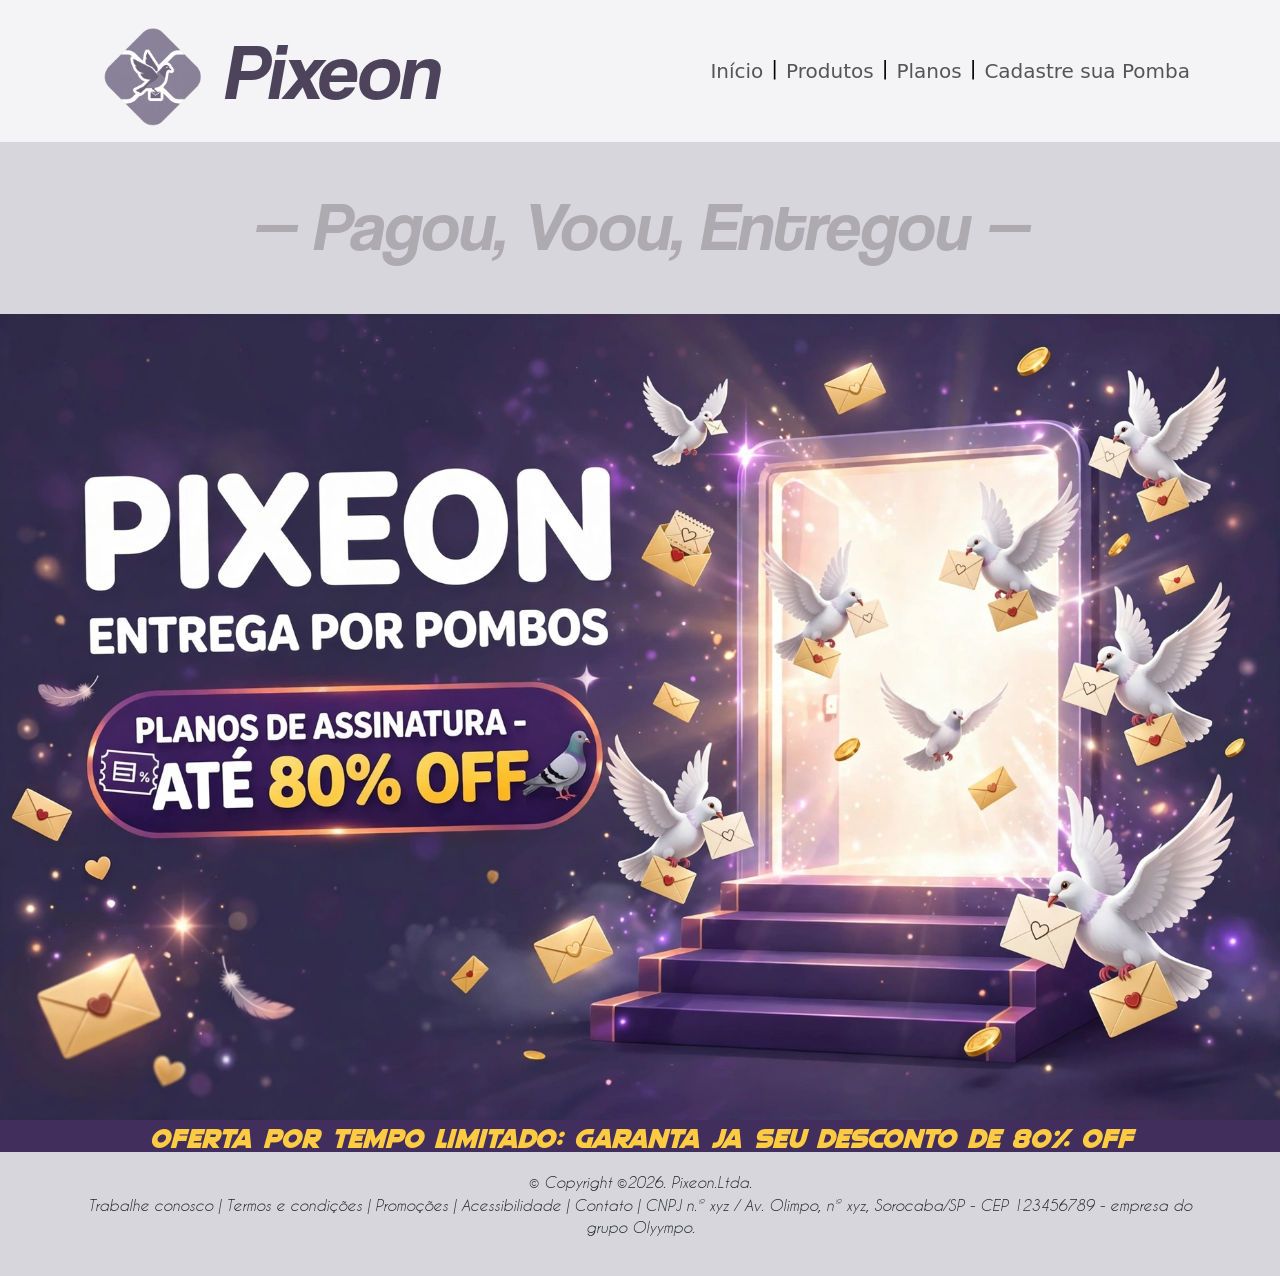
<file: index.html>
<!DOCTYPE html>
<html lang="pt-br">

<head>
    <meta charset="UTF-8">
    <meta name="viewport" content="width=device-width, initial-scale=1.0">
    <title>Início | Pixeon </title>
    <link href="https://cdn.jsdelivr.net/npm/bootstrap@5.3.8/dist/css/bootstrap.min.css" ; rel="stylesheet">
    <link rel="stylesheet" href="style.css">
</head>

<body>

</body>

<header>
    <nav class="navbar navbar-expand-lg navbar-grey bg-grey">
        <div class="container">

            <a class="navbar" href="#"><img src="./img/pixeon_transparente.png" class="logo" alt="Logo-Pixeon"> </a>
            <h1 class="titulo">Pixeon</h1>


            <button class="navbar-toggler" type="button" data-bs-toggle="collapse" data-bs-target="#menu">
                <span class="navbar-toggler-icon"></span>
            </button>

            <div class="collapse navbar-collapse" id="menu">

                <ul class="navbar-nav ms-auto">
                    <li class="nav-item">
                        <a class="nav-link" href="index.html">Início</a>
                    </li>
                    <span class="divisa"> | </span>
                    <li class="nav-item">
                        <a class="nav-link" href="./pages/produtos.html">Produtos</a>
                    </li>
                    <span class="divisa"> | </span>
                    <li class="nav-item">
                        <a class="nav-link" href="./pages/planos.html">Planos</a>
                    </li>
                    <span class="divisa"> | </span>
                    <li class="nav-item">
                        <a class="nav-link" href="./pages/cadastro.html">Cadastre sua Pomba</a>
                    </li>
                </ul>

            </div>
        </div>
    </nav>

    <div class="msg">
        <h2 class="msg-inicio">— Pagou, Voou, Entregou —</h2>
    </div>



    </div>

</header>

<main>
    <img class="banner" src="./img/banner-pixeon.webp" alt="">
    <h3 class="oferta">Oferta por tempo limitado: garanta ja seu desconto de 80% off</h3>

</main>

<footer class="rodape">
    <div class="container">
        <p>&copy; Copyright ©2026. Pixeon.Ltda. <br>
            Trabalhe conosco
            <span> | </span>
            Termos e condições
            <span> | </span>
            Promoções
            <span> | </span>
            Acessibilidade
            <span> | </span>
            Contato
            <span> | </span>
            CNPJ n.º xyz / Av. Olimpo, nº xyz, Sorocaba/SP - CEP 123456789 - empresa
            do grupo Olyympo.</p>

    </div>
</footer>

</html>
</file>
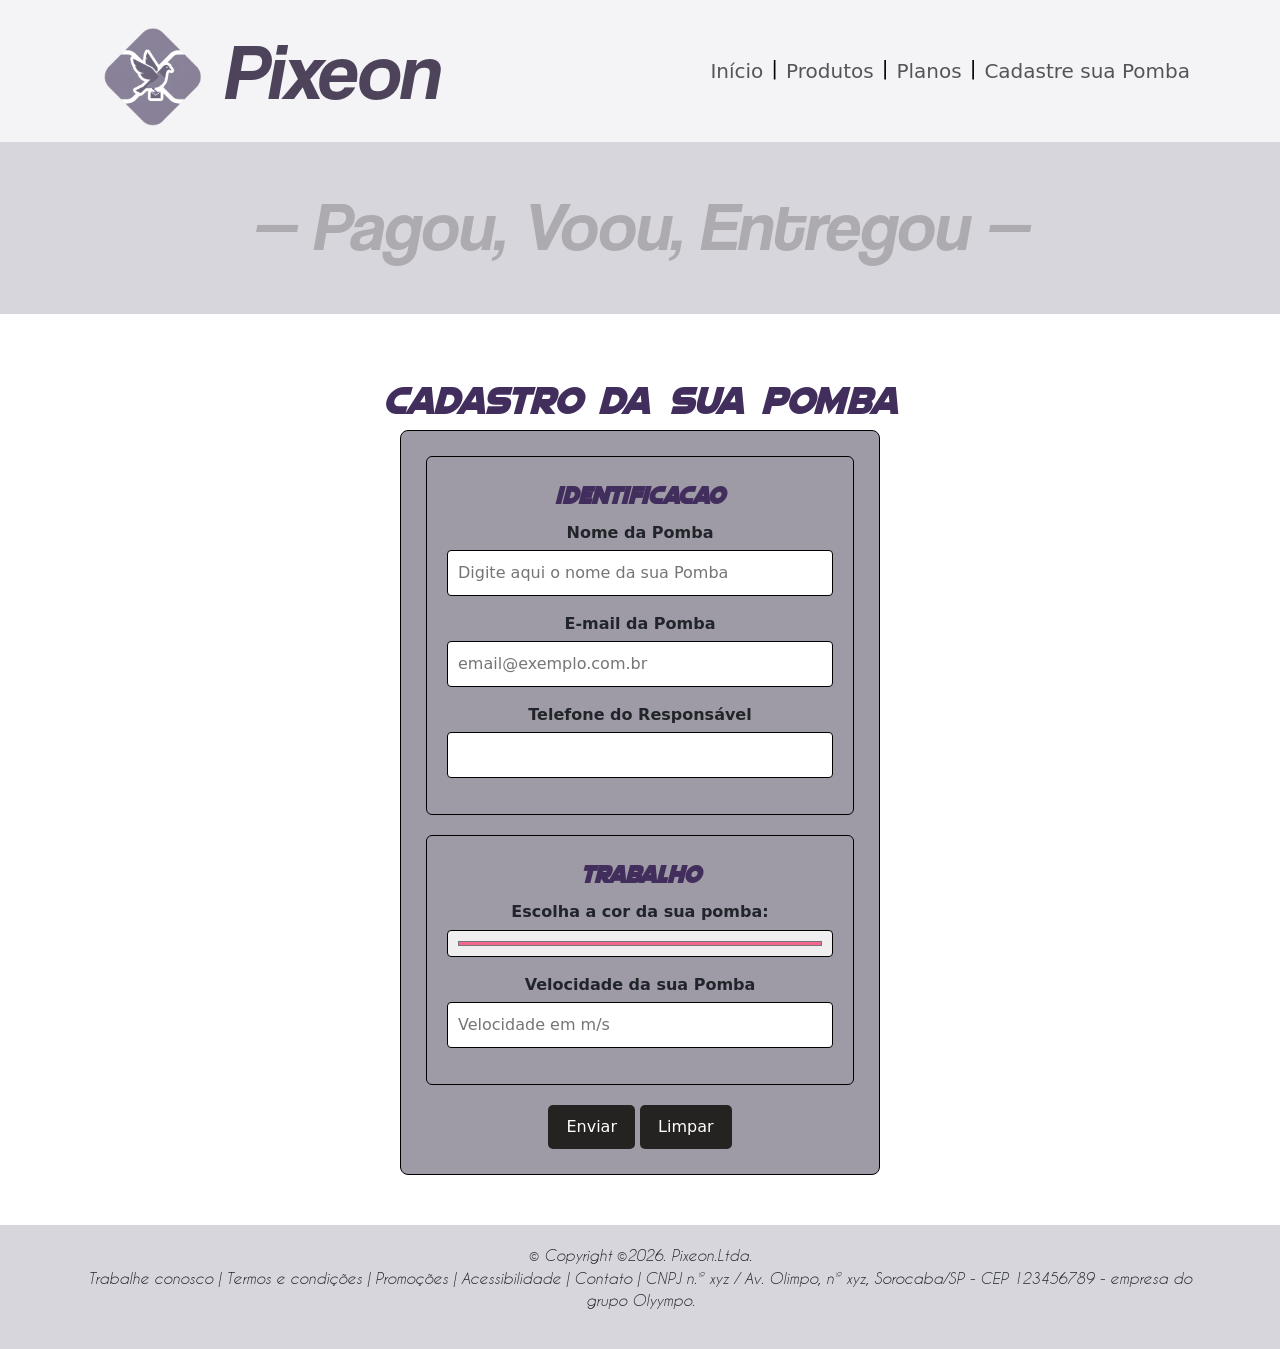
<file: pages/cadastro.html>
<!DOCTYPE html>
<html lang="pt-br">

<head>
    <meta charset="UTF-8">
    <meta name="viewport" content="width=device-width, initial-scale=1.0">
    <title>Início | Pixeon </title>
    <link href="https://cdn.jsdelivr.net/npm/bootstrap@5.3.8/dist/css/bootstrap.min.css" ; rel="stylesheet">
    <link rel="stylesheet" href="style-cadastro.css">
</head>

<body>

</body>

<header>
    <nav class="navbar navbar-expand-lg navbar-grey bg-grey">
        <div class="container">

            <a class="navbar" href="#"><img src="../img/pixeon_transparente.png" class="logo" alt="Logo-Pixeon"> </a>
            <h1 class="titulo-logo">Pixeon</h1>


            <button class="navbar-toggler" type="button" data-bs-toggle="collapse" data-bs-target="#menu">
                <span class="navbar-toggler-icon"></span>
            </button>

            <div class="collapse navbar-collapse" id="menu">

                 <ul class="navbar-nav ms-auto">
                    <li class="nav-item">
                        <a class="nav-link" href="../index.html">Início</a>
                    </li>
                    <span class="divisa"> | </span>
                    <li class="nav-item">
                        <a class="nav-link" href="./produtos.html">Produtos</a>
                    </li>
                    <span class="divisa"> | </span>
                    <li class="nav-item">
                        <a class="nav-link" href="./planos.html">Planos</a>
                    </li>
                    <span class="divisa"> | </span>
                    <li class="nav-item">
                        <a class="nav-link" href="./cadastro.html">Cadastre sua Pomba</a>
                    </li>
                </ul>

            </div>
        </div>
    </nav>

    <div class="msg">
        <h2 class="msg-inicio">— Pagou, Voou, Entregou —</h2>
    </div>
    </div>
</header>

<main>
    <h2 class="titulo">Cadastro da sua Pomba</h2>

            <form class="formulario" action="#" method="post">
                <fieldset>
                    <legend>Identificacao</legend>

                    <div class="campo-formulario">
                        <label for="nome">Nome da Pomba</label>
                        <input type="text" id="nome" name="nome" placeholder="Digite aqui o nome da sua Pomba" minlength="3"
                            maxlength="80" required>
                    </div>

                    <div class="campo-formulario">
                        <label for="email">E-mail da Pomba</label>
                        <input type="email" id="email" name="email" placeholder="email@exemplo.com.br">
                    </div>

                    <div>
                        <div class="campo-formulario">
                            <label for="telefone">Telefone do Responsável</label>
                            <input type="tel" id="telefone" name="telefone">
                        </div>
                        
                    </div>

                </fieldset>
<!--  -->
                <fieldset>
                    <legend>Trabalho</legend>


                    <div class="campo-formulario">
                        <label for="cor">Escolha a cor da sua pomba:</label>
                        <input type="color" name="cor" id="cor" value="#f5678d">
                    </div>

                    <div class="campo-formulario">
                        <label for="nome">Velocidade da sua Pomba</label>
                        <input type="text" id="nome" name="nome" placeholder="Velocidade em m/s" minlength="3"
                            maxlength="80" required>
                    </div>

        
                </fieldset>
                <!--  -->
    
                <div class="acoes-formulario">
                    <button type="submit">Enviar</button>
                    <button type="reset">Limpar</button>
                </div>
            </form>

        </section>

</main>

<footer class="rodape">
    <div class="container">
        <p>&copy; Copyright ©2026. Pixeon.Ltda. <br>
            Trabalhe conosco
            <span> | </span>
            Termos e condições
            <span> | </span>
            Promoções
            <span> | </span>
            Acessibilidade
            <span> | </span>
            Contato
            <span> | </span>
            CNPJ n.º xyz / Av. Olimpo, nº xyz, Sorocaba/SP - CEP 123456789 - empresa
            do grupo Olyympo.</p>

    </div>
</footer>

</html>
</file>
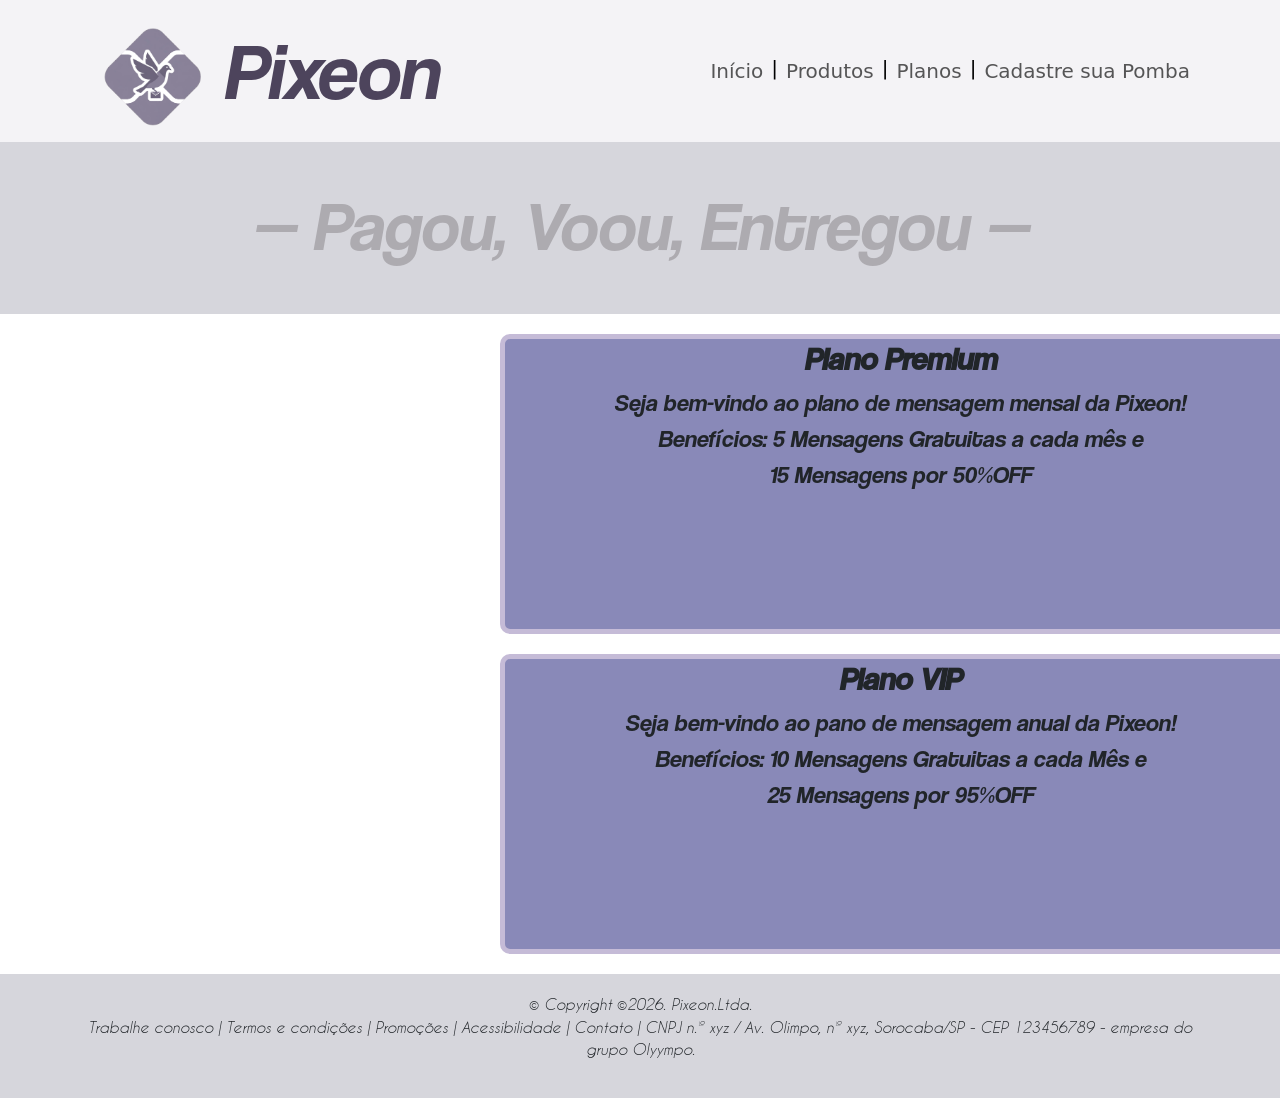
<file: pages/planos.html>
<!DOCTYPE html>
<html lang="pt-br">

<head>
    <meta charset="UTF-8">
    <meta name="viewport" content="width=device-width, initial-scale=1.0">
    <title>Início | Pixeon </title>
    <link href="https://cdn.jsdelivr.net/npm/bootstrap@5.3.8/dist/css/bootstrap.min.css" ; rel="stylesheet">
    <link rel="stylesheet" href="style-planos.css">
</head>

<body>

</body>

<header>
    <nav class="navbar navbar-expand-lg navbar-grey bg-grey">
        <div class="container">

            <a class="navbar" href="#"><img src="../img/pixeon_transparente.png" class="logo" alt="Logo-Pixeon"> </a>
            <h1 class="titulo">Pixeon</h1>


            <button class="navbar-toggler" type="button" data-bs-toggle="collapse" data-bs-target="#menu">
                <span class="navbar-toggler-icon"></span>
            </button>

            <div class="collapse navbar-collapse" id="menu">

                 <ul class="navbar-nav ms-auto">
                    <li class="nav-item">
                        <a class="nav-link" href="../index.html">Início</a>
                    </li>
                    <span class="divisa"> | </span>
                    <li class="nav-item">
                        <a class="nav-link" href="./produtos.html">Produtos</a>
                    </li>
                    <span class="divisa"> | </span>
                    <li class="nav-item">
                        <a class="nav-link" href="./planos.html">Planos</a>
                    </li>
                    <span class="divisa"> | </span>
                    <li class="nav-item">
                        <a class="nav-link" href="./cadastro.html">Cadastre sua Pomba</a>
                    </li>
                </ul>

            </div>
        </div>
    </nav>

    <div class="msg">
        <h2 class="msg-inicio">— Pagou, Voou, Entregou —</h2>
    </div>
    </div>
</header>

<main>
    <div class="blocos">
    <div class="bloco">
        <h2><b>Plano Premium</b></h2>
        <p>Seja bem-vindo ao plano de mensagem mensal da Pixeon! <br>
           Benefícios: 5 Mensagens Gratuitas a cada mês e <br> 15 Mensagens por 50%OFF</p>
    </div>
<!--  -->
    <div class="bloco">
        <h2><b>Plano VIP</b></h2>
        <p>Seja bem-vindo ao pano de mensagem anual da Pixeon! <br>
           Benefícios: 10 Mensagens Gratuitas a cada Mês e <br> 25 Mensagens por 95%OFF</p>
    </div>
    </div>

</main>

<footer class="rodape">
    <div class="container">
        <p>&copy; Copyright ©2026. Pixeon.Ltda. <br>
            Trabalhe conosco
            <span> | </span>
            Termos e condições
            <span> | </span>
            Promoções
            <span> | </span>
            Acessibilidade
            <span> | </span>
            Contato
            <span> | </span>
            CNPJ n.º xyz / Av. Olimpo, nº xyz, Sorocaba/SP - CEP 123456789 - empresa
            do grupo Olyympo.</p>

    </div>
</footer>

</html>
</file>
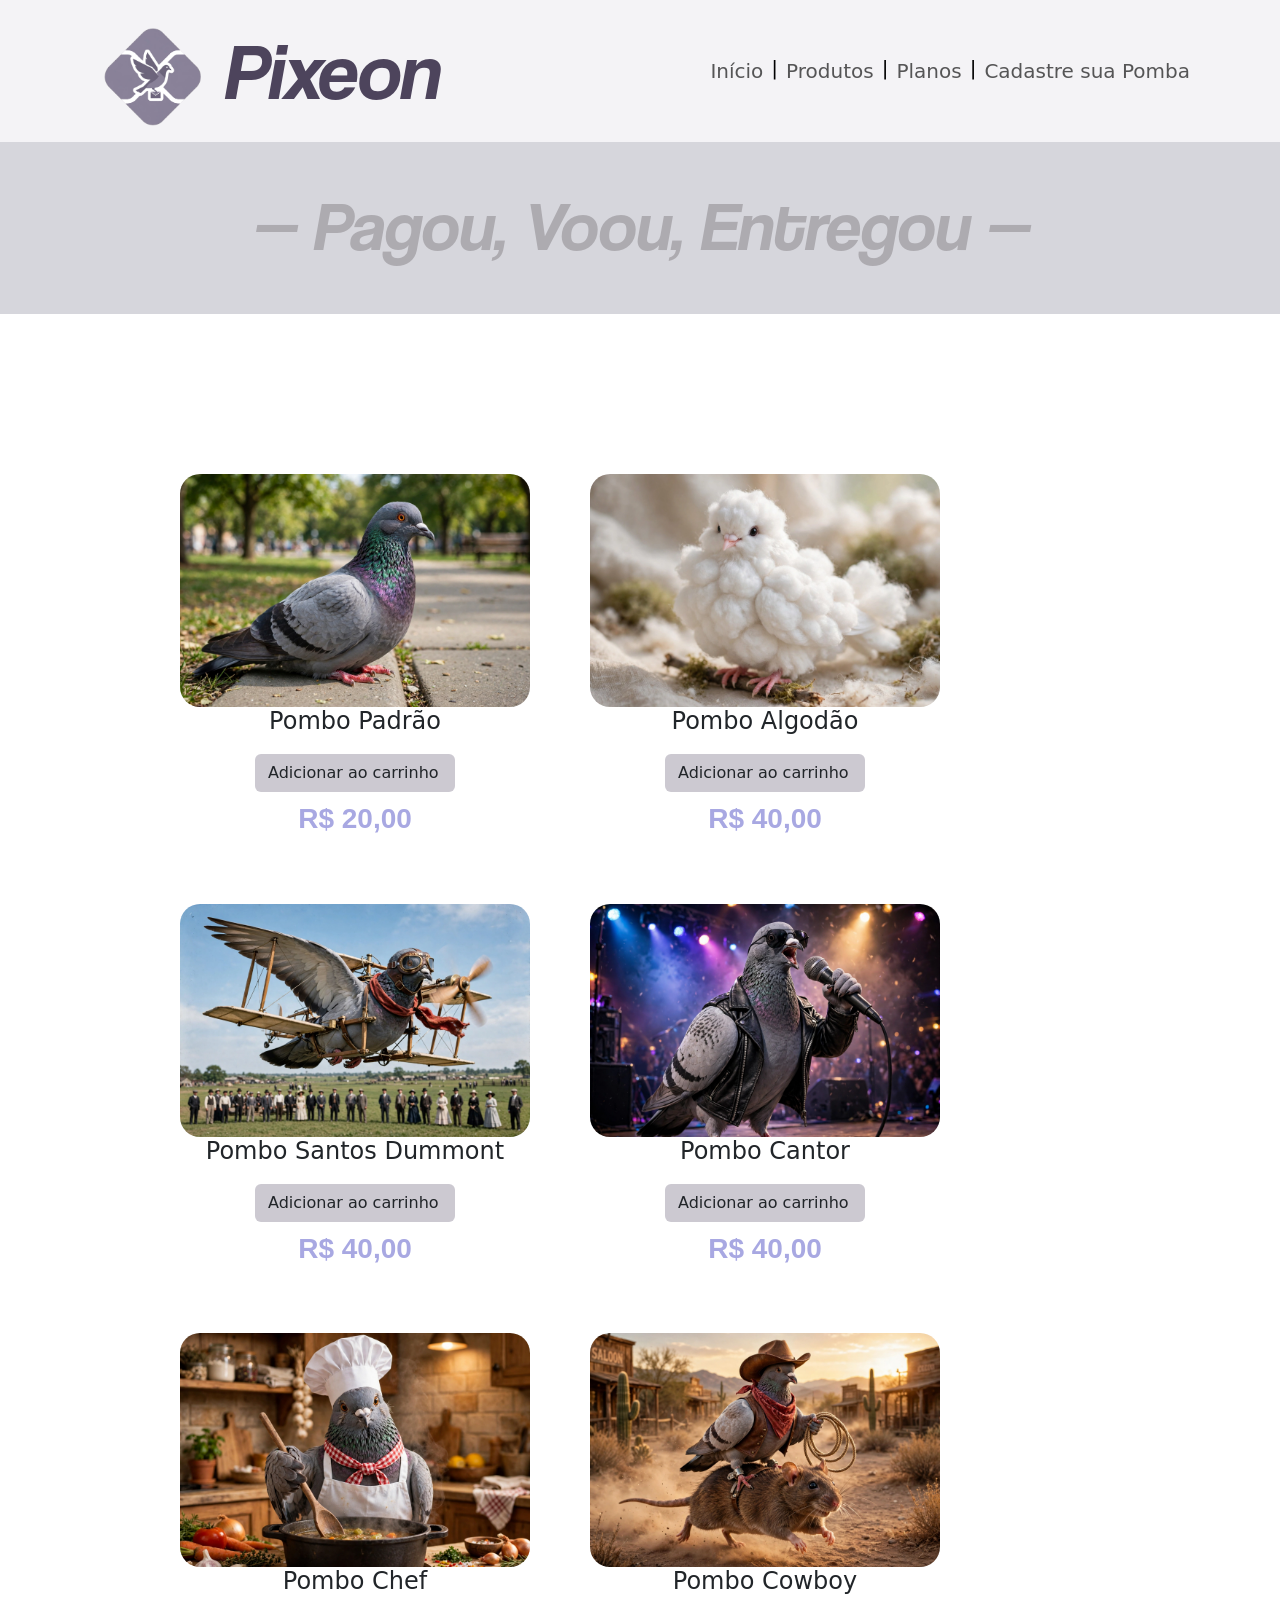
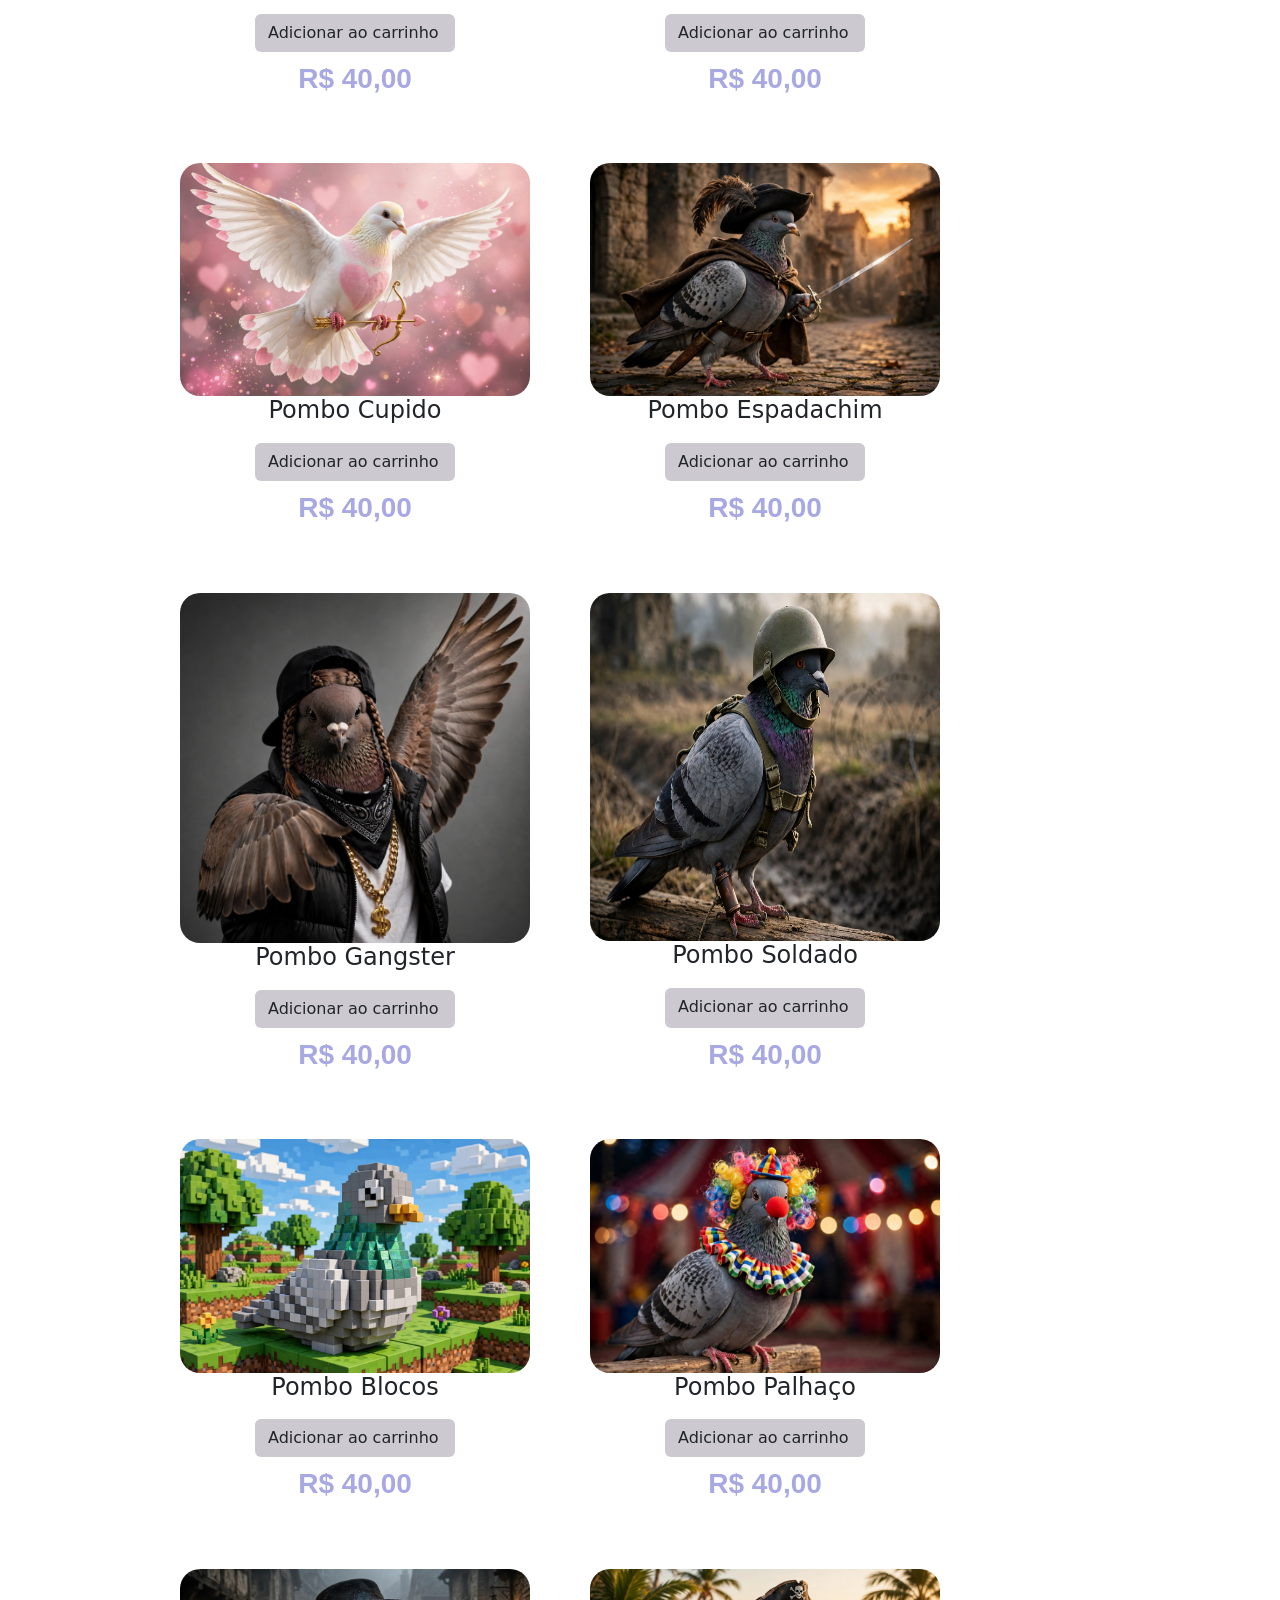
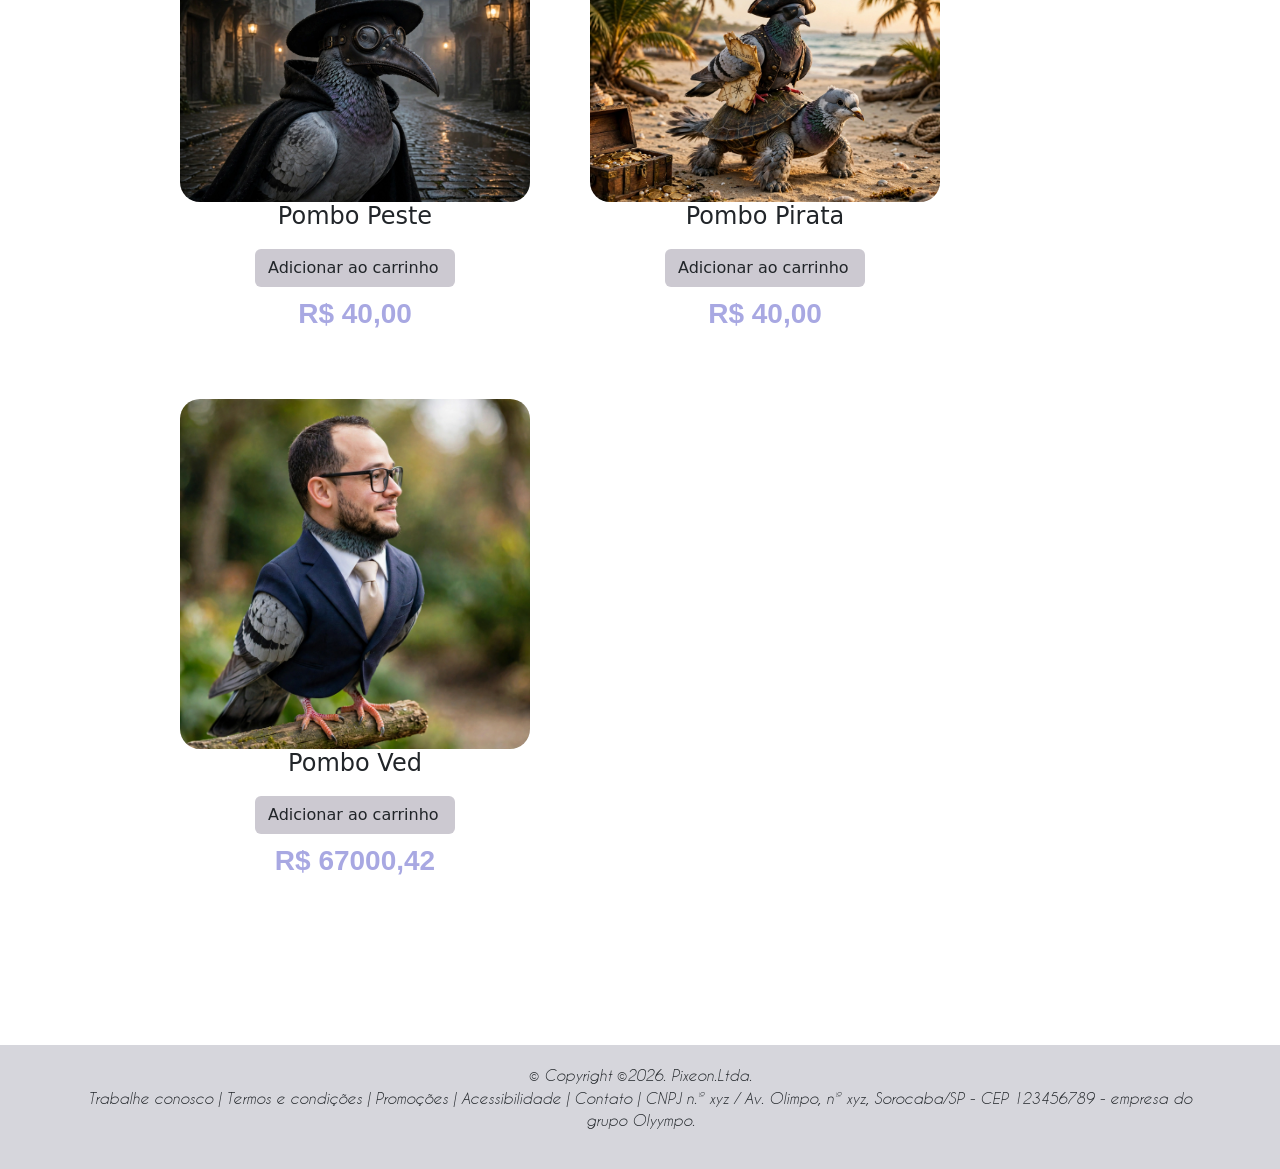
<file: pages/produtos.html>
<!DOCTYPE html>
<html lang="pt-br">

<head>
    <meta charset="UTF-8">
    <meta name="viewport" content="width=device-width, initial-scale=1.0">
    <title>Início | Pixeon </title>
    <link href="https://cdn.jsdelivr.net/npm/bootstrap@5.3.8/dist/css/bootstrap.min.css" ; rel="stylesheet">
    <link rel="stylesheet" href="style-produtos.css">
</head>

<body>

</body>

<header>
    <nav class="navbar navbar-expand-lg navbar-grey bg-grey">
        <div class="container">

            <a class="navbar" href="#"><img src="../img/pixeon_transparente.png" class="logo" alt="Logo-Pixeon"> </a>
            <h1 class="titulo">Pixeon</h1>


            <button class="navbar-toggler" type="button" data-bs-toggle="collapse" data-bs-target="#menu">
                <span class="navbar-toggler-icon"></span>
            </button>

            <div class="collapse navbar-collapse" id="menu">

                 <ul class="navbar-nav ms-auto">
                    <li class="nav-item">
                        <a class="nav-link" href="../index.html">Início</a>
                    </li>
                    <span class="divisa"> | </span>
                    <li class="nav-item">
                        <a class="nav-link" href="./produtos.html">Produtos</a>
                    </li>
                    <span class="divisa"> | </span>
                    <li class="nav-item">
                        <a class="nav-link" href="./planos.html">Planos</a>
                    </li>
                    <span class="divisa"> | </span>
                    <li class="nav-item">
                        <a class="nav-link" href="./cadastro.html">Cadastre sua Pomba</a>
                    </li>
                </ul>

            </div>
        </div>
    </nav>

    <div class="msg">
        <h2 class="msg-inicio">— Pagou, Voou, Entregou —</h2>
    </div>

    </div>

</header>

<main>
    <div class="gallery">
        <!--  -->
        <article class="pombo">
            <img src="../img/pombo-normal.webp" alt="">
        <h4>Pombo Padrão </h4>
        <button type="button" class="btn">Adicionar ao carrinho</button>
        <h3 class="preco">R$ 20,00</h3>
        </article>

        <!--  -->
        <article class="pombo">
            <img src="../img/pombo-algodão.webp" alt="">
            <h4>Pombo Algodão </h4>
        <button type="button" class="btn">Adicionar ao carrinho</button>
        <h3 class="preco">R$ 40,00</h3>
        </article>

        <!--  -->
        <article class="pombo">
            <img src="../img/pombo-aviao.webp" alt="">
        
        <h4>Pombo Santos Dummont </h4>
        <button type="button" class="btn">Adicionar ao carrinho</button>
        <h3 class="preco">R$ 40,00</h3>
        </article>
        <!--  -->
        
        <!--  -->
        <article class="pombo">
            <img src="../img/pombo-cantor.webp" alt="">
        
        <h4 class="texto-pombo">Pombo Cantor</h4>
        <button type="button" class="btn">Adicionar ao carrinho</button>
        <h3 class="preco">R$ 40,00</h3>
        </article>
        <!--  -->
        <article class="pombo">
            <img src="../img/pombo-chef.webp" alt="">
        
        <h4 class="texto-pombo">Pombo Chef</h4>
        <button type="button" class="btn">Adicionar ao carrinho</button>
        <h3 class="preco">R$ 40,00</h3>
        </article>
        <!--  -->
        <article class="pombo">
            <img src="../img/pombo-cowboy.webp" alt="">
        
        <h4 class="texto-pombo">Pombo Cowboy</h4>
        <button type="button" class="btn">Adicionar ao carrinho</button>
        <h3 class="preco">R$ 40,00</h3>
        </article>
        <!--  -->
        <article class="pombo">
            <img src="../img/pombo-cupido.webp" alt="">
        
        <h4 class="texto-pombo">Pombo Cupido</h4>
        <button type="button" class="btn">Adicionar ao carrinho</button>
        <h3 class="preco">R$ 40,00</h3>
        </article>
        <!--  -->
        <article class="pombo">
            <img src="../img/pombo-espadachim.webp" alt="">
        
        <h4 class="texto-pombo">Pombo Espadachim</h4>
        <button type="button" class="btn">Adicionar ao carrinho</button>
        <h3 class="preco">R$ 40,00</h3>
        </article>
        <!--  -->
        <article class="pombo">
            <img src="../img/pombo-gangstar.webp" alt="">
        
        <h4 class="texto-pombo">Pombo Gangster</h4>
        <button type="button" class="btn">Adicionar ao carrinho</button>
        <h3 class="preco">R$ 40,00</h3>
        </article>
        <!--  -->
        <article class="pombo">
            <img src="../img/pombo-guerra.webp" alt="">
        
        <h4 class="texto-pombo">Pombo Soldado</h4>
        <button type="button" class="btn">Adicionar ao carrinho</button>
        <h3 class="preco">R$ 40,00</h3>
        </article>
        <!--  -->
        <article class="pombo">
            <img src="../img/pombo-minecraft.webp" alt="">
        
        <h4 class="texto-pombo">Pombo Blocos</h4>
        <button type="button" class="btn">Adicionar ao carrinho</button>
        <h3 class="preco">R$ 40,00</h3>
        </article>
        <!--  -->
        <article class="pombo">
            <img src="../img/pombo-palhaco.webp" alt="">
        
        <h4 class="texto-pombo">Pombo Palhaço</h4>
        <button type="button" class="btn">Adicionar ao carrinho</button>
        <h3 class="preco">R$ 40,00</h3>
        </article>
        <!--  -->
        <article class="pombo">
            <img src="../img/pombo-peste.webp" alt="">
        
        <h4 class="texto-pombo">Pombo Peste</h4>
        <button type="button" class="btn">Adicionar ao carrinho</button>
        <h3 class="preco">R$ 40,00</h3>
        </article>
        <!--  -->
        <article class="pombo">
            <img src="../img/pombo-pirata.webp" alt="">
        
        <h4 class="texto-pombo">Pombo Pirata</h4>
        <button type="button" class="btn">Adicionar ao carrinho</button>
        <h3 class="preco">R$ 40,00</h3>
        </article>
        <!--  -->
        <article class="pombo">
            <img src="../img/pombo-vedilson.webp" alt="">
        
        <h4 class="texto-pombo">Pombo Ved</h4>
        <button type="button" class="btn">Adicionar ao carrinho</button>
        <h3 class="preco">R$ 67000,42</h3>
        </article>


    </div>

</main>

<footer class="rodape">
    <div class="container">
        <p>&copy; Copyright ©2026. Pixeon.Ltda. <br>
            Trabalhe conosco
            <span> | </span>
            Termos e condições
            <span> | </span>
            Promoções
            <span> | </span>
            Acessibilidade
            <span> | </span>
            Contato
            <span> | </span>
            CNPJ n.º xyz / Av. Olimpo, nº xyz, Sorocaba/SP - CEP 123456789 - empresa
            do grupo Olyympo.
        </p>

    </div>
</footer>

</html>
</file>
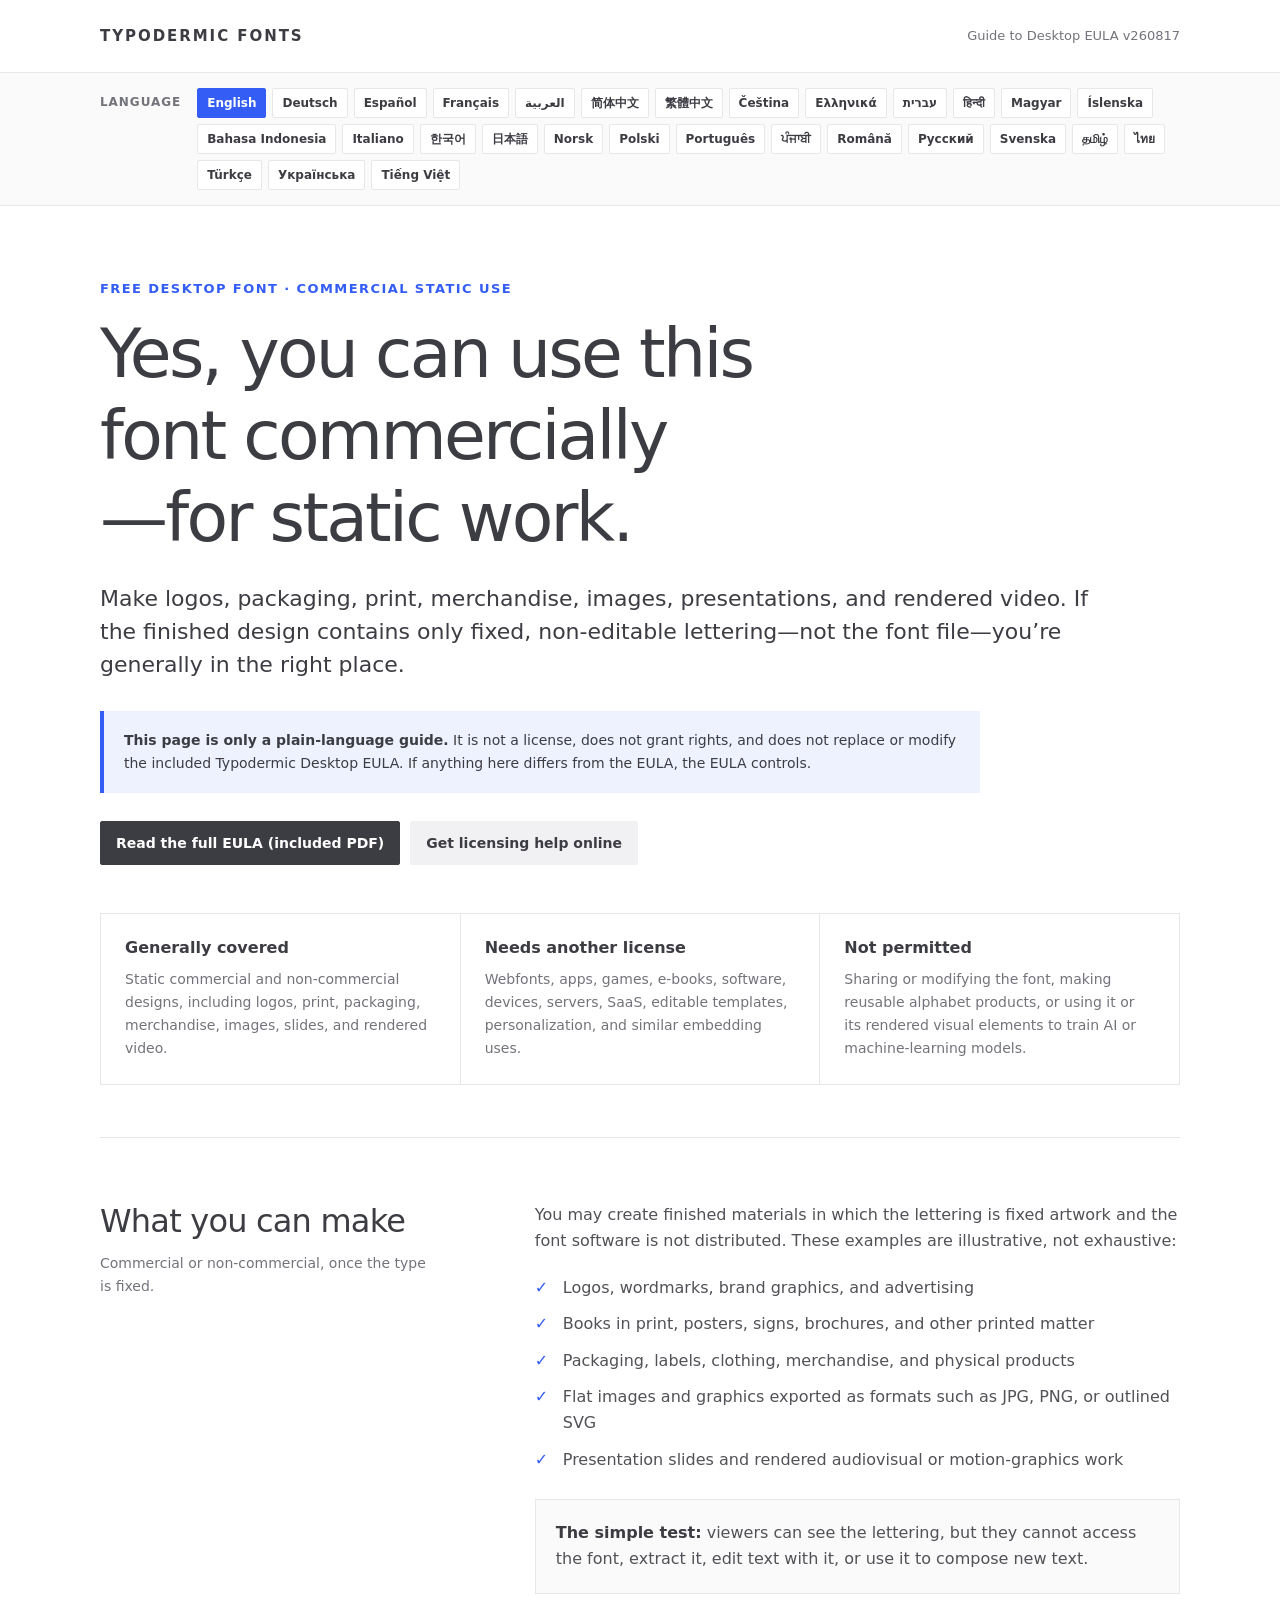
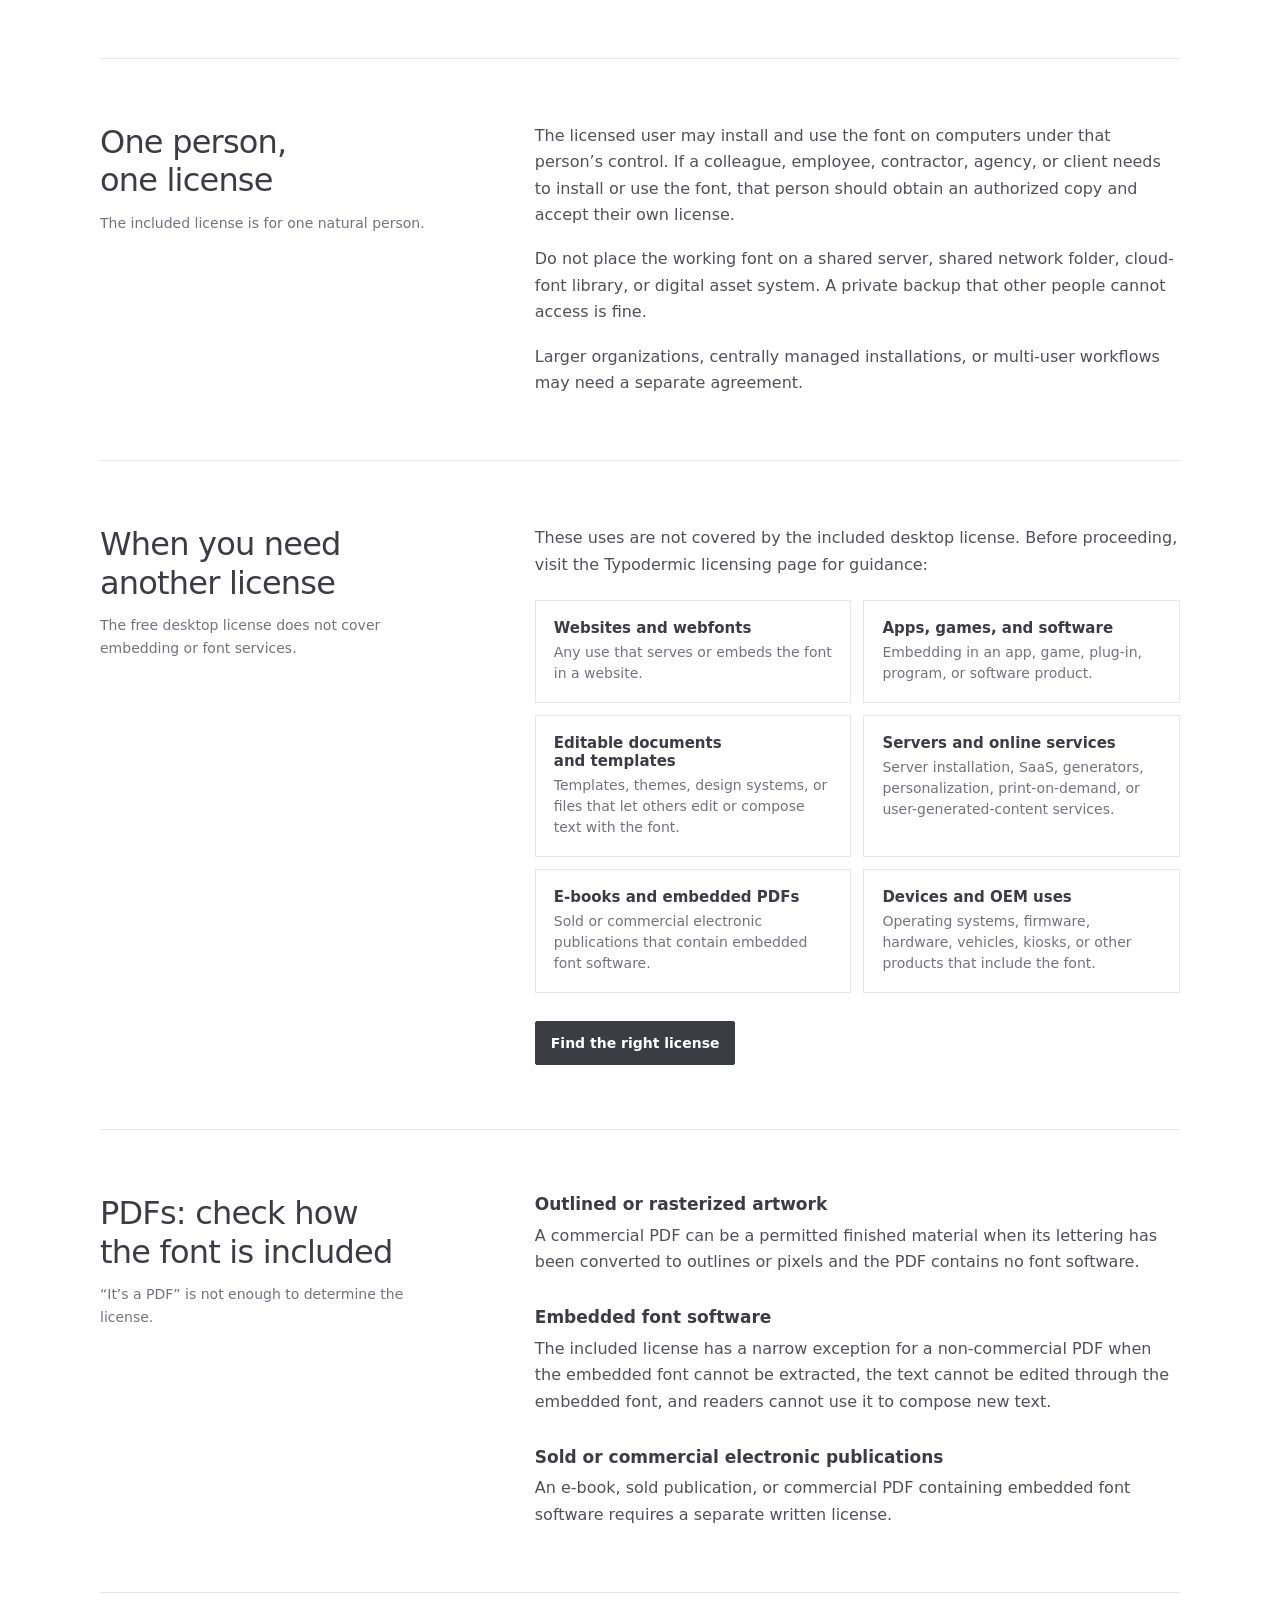
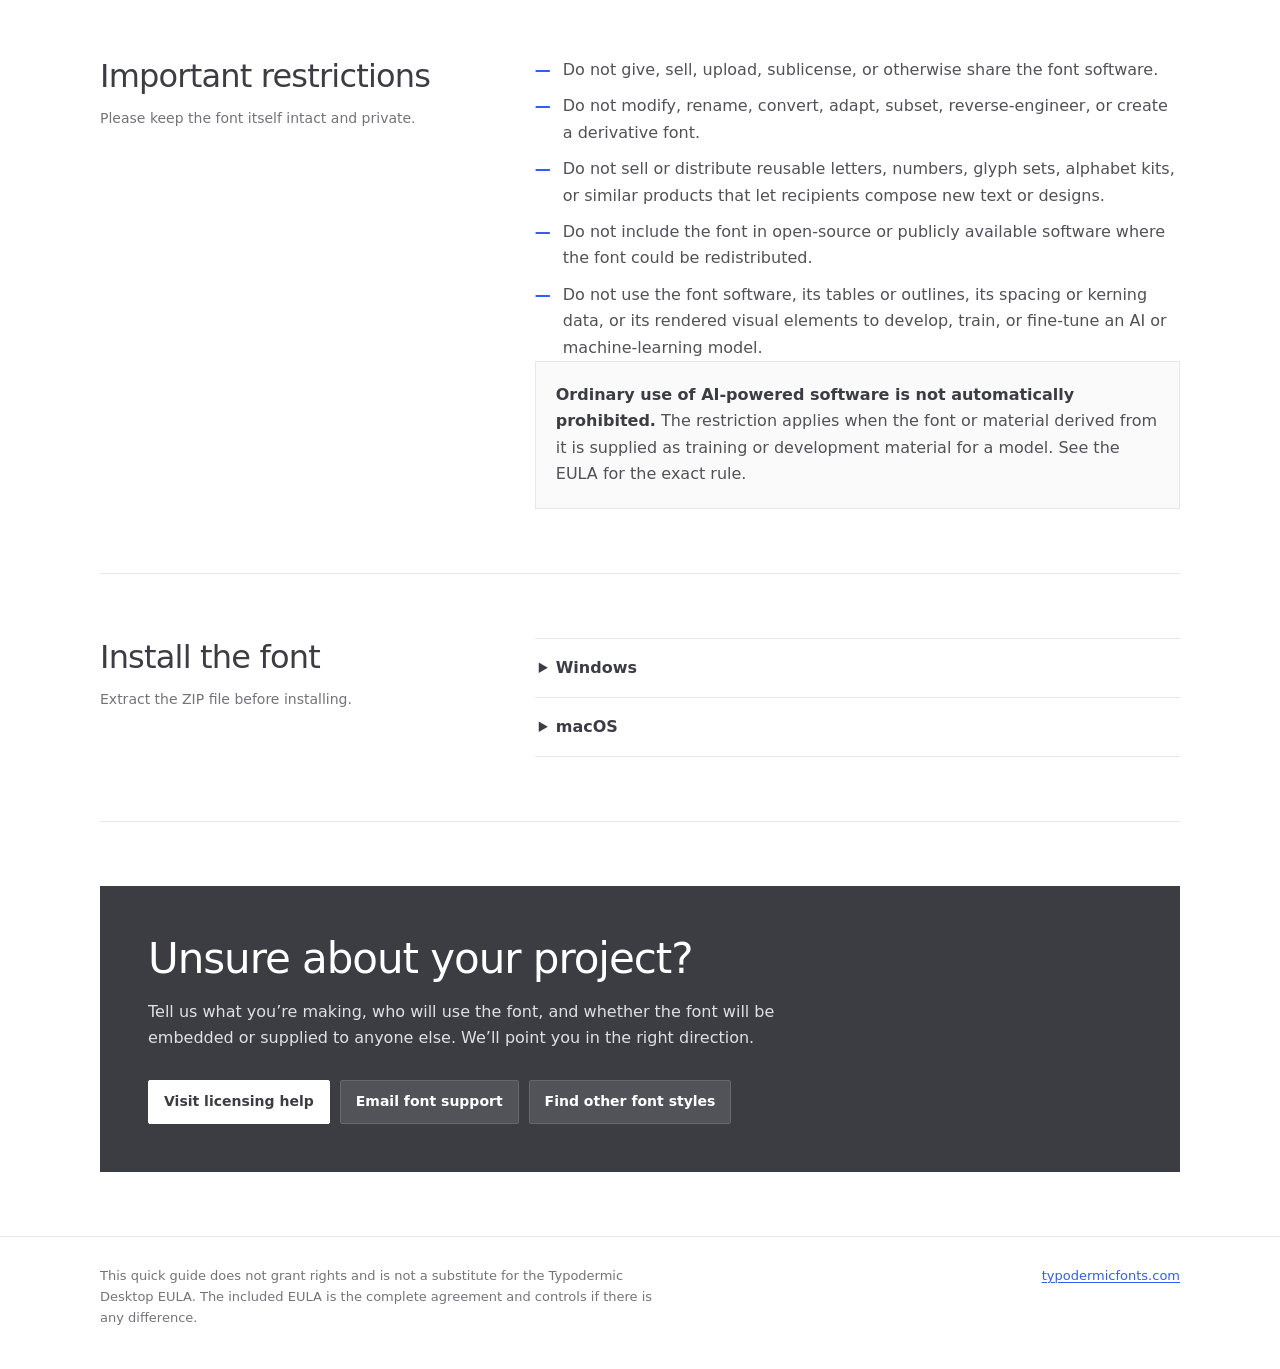
<file: fonts/coolvetica/read-this.html>
<!doctype html>
<html lang="en">
<head>
  <meta charset="utf-8">
  <meta name="viewport" content="width=device-width, initial-scale=1">
  <meta name="theme-color" content="#335df5">
  <title>Typodermic Fonts — Free Desktop Font Quick Guide</title>
  <style>
    :root {
      color-scheme: light;
      --blue: #335df5;
      --charcoal: #3c3c43;
      --text: #515157;
      --muted: #73737b;
      --control: #f1f1f3;
      --line: #e7e7e9;
      --white: #ffffff;
      --soft-blue: #eef2ff;
      --radius: 2px;
      --shell: min(calc(100% - 48px), 1080px);
      --reading: 72ch;
    }

    * {
      box-sizing: border-box;
    }

    html {
      scroll-behavior: smooth;
    }

    body {
      margin: 0;
      background: var(--white);
      color: var(--text);
      font-family: system-ui, -apple-system, BlinkMacSystemFont, "Segoe UI", Helvetica, Arial, sans-serif;
      font-size: 16px;
      line-height: 1.65;
      -webkit-font-smoothing: antialiased;
      text-rendering: optimizeLegibility;
    }

    a {
      color: var(--blue);
      text-decoration-thickness: 1px;
      text-underline-offset: 0.18em;
    }

    a:hover {
      text-decoration-thickness: 2px;
    }

    a:focus-visible,
    summary:focus-visible {
      outline: 2px solid var(--blue);
      outline-offset: 3px;
    }

    .site-header {
      border-bottom: 1px solid var(--line);
    }

    .header-inner,
    .language-inner,
    main,
    .footer-inner {
      width: var(--shell);
      margin-inline: auto;
    }

    .header-inner {
      min-height: 72px;
      display: flex;
      align-items: center;
      justify-content: space-between;
      gap: 24px;
    }

    .wordmark {
      color: var(--charcoal);
      font-size: 15px;
      font-weight: 800;
      letter-spacing: 0.13em;
      line-height: 1;
      text-decoration: none;
      white-space: nowrap;
    }

    .wordmark:hover {
      color: var(--blue);
      text-decoration: none;
    }

    .header-note {
      color: var(--muted);
      font-size: 13px;
      text-align: right;
    }

    .language-bar {
      border-bottom: 1px solid var(--line);
      background: #fafafa;
    }

    .language-inner {
      display: flex;
      align-items: flex-start;
      gap: 16px;
      padding: 15px 0;
    }

    .language-label {
      flex: 0 0 auto;
      margin: 5px 0 0;
      color: var(--muted);
      font-size: 12px;
      font-weight: 750;
      letter-spacing: 0.08em;
      text-transform: uppercase;
    }

    .language-buttons {
      display: flex;
      flex-wrap: wrap;
      gap: 6px;
    }

    .language-button {
      min-height: 30px;
      padding: 5px 9px;
      border: 1px solid var(--line);
      border-radius: var(--radius);
      background: var(--white);
      color: var(--charcoal);
      font: inherit;
      font-size: 12px;
      font-weight: 650;
      line-height: 1.2;
      cursor: pointer;
    }

    .language-button:hover,
    .language-button:focus-visible,
    .language-button[aria-pressed="true"] {
      border-color: var(--blue);
      background: var(--blue);
      color: var(--white);
    }

    .language-button:focus-visible {
      outline: 2px solid var(--blue);
      outline-offset: 2px;
    }

    .sr-only {
      position: absolute;
      width: 1px;
      height: 1px;
      padding: 0;
      margin: -1px;
      overflow: hidden;
      clip: rect(0, 0, 0, 0);
      white-space: nowrap;
      border: 0;
    }

    .hero {
      padding: 72px 0 52px;
      border-bottom: 1px solid var(--line);
    }

    .eyebrow {
      margin: 0 0 14px;
      color: var(--blue);
      font-size: 13px;
      font-weight: 750;
      letter-spacing: 0.11em;
      text-transform: uppercase;
    }

    h1,
    h2,
    h3 {
      color: var(--charcoal);
      line-height: 1.2;
      text-wrap: balance;
    }

    h1 {
      max-width: 820px;
      margin: 0;
      font-size: clamp(36px, 5.8vw, 68px);
      font-weight: 450;
      letter-spacing: -0.04em;
    }

    .intro {
      max-width: var(--reading);
      margin: 24px 0 0;
      color: var(--charcoal);
      font-size: clamp(18px, 2.2vw, 22px);
      line-height: 1.5;
    }

    .legal-notice {
      max-width: 880px;
      margin-top: 30px;
      padding: 18px 20px;
      background: var(--soft-blue);
      border-inline-start: 4px solid var(--blue);
      color: var(--charcoal);
      font-size: 14px;
    }

    .legal-notice strong {
      font-weight: 750;
    }

    .actions {
      display: flex;
      flex-wrap: wrap;
      gap: 10px;
      margin-top: 28px;
    }

    .button {
      display: inline-flex;
      min-height: 44px;
      align-items: center;
      justify-content: center;
      padding: 10px 15px;
      border: 1px solid var(--charcoal);
      border-radius: var(--radius);
      background: var(--charcoal);
      color: var(--white);
      font-size: 14px;
      font-weight: 700;
      line-height: 1.2;
      text-align: center;
      text-decoration: none;
    }

    .button.secondary {
      border-color: var(--control);
      background: var(--control);
      color: var(--charcoal);
    }

    .button:hover,
    .button:focus-visible {
      border-color: var(--blue);
      background: var(--blue);
      color: var(--white);
      text-decoration: none;
    }

    .summary-grid {
      display: grid;
      grid-template-columns: repeat(3, minmax(0, 1fr));
      gap: 1px;
      margin-top: 48px;
      background: var(--line);
      border: 1px solid var(--line);
    }

    .summary-card {
      min-width: 0;
      padding: 24px;
      background: var(--white);
    }

    .summary-card h2 {
      margin: 0 0 10px;
      font-size: 16px;
      font-weight: 750;
    }

    .summary-card p {
      margin: 0;
      color: var(--muted);
      font-size: 14px;
    }

    .section {
      display: grid;
      grid-template-columns: minmax(180px, 0.34fr) minmax(0, 0.66fr);
      gap: clamp(36px, 8vw, 110px);
      padding: 64px 0;
      border-bottom: 1px solid var(--line);
    }

    .section-heading h2 {
      margin: 0;
      font-size: clamp(23px, 3vw, 32px);
      font-weight: 500;
      letter-spacing: -0.025em;
    }

    .section-heading p {
      margin: 12px 0 0;
      color: var(--muted);
      font-size: 14px;
    }

    .section-body > :first-child {
      margin-top: 0;
    }

    .section-body > :last-child {
      margin-bottom: 0;
    }

    .section-body h3 {
      margin: 32px 0 8px;
      font-size: 17px;
      font-weight: 750;
    }

    .section-body p {
      max-width: var(--reading);
      margin: 0 0 18px;
    }

    .plain-list,
    .cross-list {
      display: grid;
      gap: 10px;
      max-width: var(--reading);
      margin: 20px 0 0;
      padding: 0;
      list-style: none;
    }

    .plain-list li,
    .cross-list li {
      position: relative;
      padding-inline-start: 28px;
    }

    .plain-list li::before,
    .cross-list li::before {
      position: absolute;
      inset-inline-start: 0;
      color: var(--blue);
      font-weight: 800;
    }

    .plain-list li::before {
      content: "✓";
    }

    .cross-list li::before {
      content: "—";
    }

    .callout {
      max-width: var(--reading);
      margin: 26px 0;
      padding: 20px;
      border: 1px solid var(--line);
      background: #fafafa;
    }

    .callout strong {
      color: var(--charcoal);
    }

    .license-grid {
      display: grid;
      grid-template-columns: repeat(2, minmax(0, 1fr));
      gap: 12px;
      margin-top: 22px;
    }

    .license-item {
      padding: 18px;
      border: 1px solid var(--line);
    }

    .license-item h3 {
      margin: 0 0 5px;
      font-size: 15px;
    }

    .license-item p {
      margin: 0;
      color: var(--muted);
      font-size: 14px;
      line-height: 1.5;
    }

    details {
      max-width: var(--reading);
      border-top: 1px solid var(--line);
    }

    details:last-of-type {
      border-bottom: 1px solid var(--line);
    }

    summary {
      padding: 16px 4px;
      color: var(--charcoal);
      cursor: pointer;
      font-weight: 700;
    }

    details p {
      margin: 0;
      padding: 0 4px 18px;
      font-size: 14px;
    }

    .help-panel {
      margin: 64px 0;
      padding: clamp(26px, 5vw, 48px);
      background: var(--charcoal);
      color: var(--white);
    }

    .help-panel h2 {
      margin: 0;
      color: var(--white);
      font-size: clamp(27px, 4vw, 42px);
      font-weight: 450;
      letter-spacing: -0.025em;
    }

    .help-panel p {
      max-width: 62ch;
      margin: 14px 0 0;
      color: #e0e0e3;
    }

    .help-panel .button {
      border-color: var(--white);
      background: var(--white);
      color: var(--charcoal);
    }

    .help-panel .button.secondary {
      border-color: #67676e;
      background: #525259;
      color: var(--white);
    }

    .help-panel .button:hover,
    .help-panel .button:focus-visible {
      border-color: var(--blue);
      background: var(--blue);
      color: var(--white);
    }

    .site-footer {
      border-top: 1px solid var(--line);
    }

    .footer-inner {
      display: flex;
      justify-content: space-between;
      gap: 32px;
      padding: 28px 0 40px;
      color: var(--muted);
      font-size: 13px;
    }

    .footer-inner p {
      max-width: 70ch;
      margin: 0;
    }

    .footer-inner a {
      white-space: nowrap;
    }

    @media (max-width: 760px) {
      :root {
        --shell: min(calc(100% - 32px), 1080px);
      }

      .header-inner {
        min-height: 64px;
      }

      .header-note {
        display: none;
      }

      .language-inner {
        flex-direction: column;
        gap: 9px;
      }

      .language-label {
        margin-top: 0;
      }

      .hero {
        padding: 48px 0 36px;
      }

      .summary-grid,
      .section,
      .license-grid {
        grid-template-columns: 1fr;
      }

      .section {
        gap: 24px;
        padding: 46px 0;
      }

      .summary-card {
        padding: 20px;
      }

      .footer-inner {
        flex-direction: column;
        gap: 14px;
      }
    }

    @media (prefers-reduced-motion: reduce) {
      html {
        scroll-behavior: auto;
      }
    }

    @media print {
      :root {
        --shell: 100%;
      }

      body {
        color: #000;
        font-size: 11pt;
      }

      .site-header,
      .actions,
      .help-panel,
      .footer-link {
        display: none;
      }

      .hero,
      .section {
        padding: 24px 0;
      }

      .summary-grid,
      .license-grid {
        break-inside: avoid;
      }

      a {
        color: inherit;
      }
    }
  </style>
</head>
<body>
  <header class="site-header">
    <div class="header-inner">
      <a class="wordmark" href="https://typodermicfonts.com/">TYPODERMIC FONTS</a>
      <div class="header-note" data-i18n="headerNote">Guide to Desktop EULA v260817</div>
    </div>
  </header>

  <nav class="language-bar" aria-label="Choose a language" dir="ltr">
    <div class="language-inner">
      <p class="language-label" data-i18n="languageLabel">Language</p>
      <div class="language-buttons">
        <button class="language-button" type="button" data-lang="en" aria-pressed="true">English</button>
        <button class="language-button" type="button" data-lang="de" aria-pressed="false">Deutsch</button>
        <button class="language-button" type="button" data-lang="es" aria-pressed="false">Español</button>
        <button class="language-button" type="button" data-lang="fr" aria-pressed="false">Français</button>
        <button class="language-button" type="button" data-lang="ar" aria-pressed="false">العربية</button>
        <button class="language-button" type="button" data-lang="zh-Hans" aria-pressed="false">简体中文</button>
        <button class="language-button" type="button" data-lang="zh-Hant" aria-pressed="false">繁體中文</button>
        <button class="language-button" type="button" data-lang="cs" aria-pressed="false">Čeština</button>
        <button class="language-button" type="button" data-lang="el" aria-pressed="false">Ελληνικά</button>
        <button class="language-button" type="button" data-lang="he" aria-pressed="false">עברית</button>
        <button class="language-button" type="button" data-lang="hi" aria-pressed="false">हिन्दी</button>
        <button class="language-button" type="button" data-lang="hu" aria-pressed="false">Magyar</button>
        <button class="language-button" type="button" data-lang="is" aria-pressed="false">Íslenska</button>
        <button class="language-button" type="button" data-lang="id" aria-pressed="false">Bahasa Indonesia</button>
        <button class="language-button" type="button" data-lang="it" aria-pressed="false">Italiano</button>
        <button class="language-button" type="button" data-lang="ko" aria-pressed="false">한국어</button>
        <button class="language-button" type="button" data-lang="ja" aria-pressed="false">日本語</button>
        <button class="language-button" type="button" data-lang="no" aria-pressed="false">Norsk</button>
        <button class="language-button" type="button" data-lang="pl" aria-pressed="false">Polski</button>
        <button class="language-button" type="button" data-lang="pt" aria-pressed="false">Português</button>
        <button class="language-button" type="button" data-lang="pa" aria-pressed="false">ਪੰਜਾਬੀ</button>
        <button class="language-button" type="button" data-lang="ro" aria-pressed="false">Română</button>
        <button class="language-button" type="button" data-lang="ru" aria-pressed="false">Русский</button>
        <button class="language-button" type="button" data-lang="sv" aria-pressed="false">Svenska</button>
        <button class="language-button" type="button" data-lang="ta" aria-pressed="false">தமிழ்</button>
        <button class="language-button" type="button" data-lang="th" aria-pressed="false">ไทย</button>
        <button class="language-button" type="button" data-lang="tr" aria-pressed="false">Türkçe</button>
        <button class="language-button" type="button" data-lang="uk" aria-pressed="false">Українська</button>
        <button class="language-button" type="button" data-lang="vi" aria-pressed="false">Tiếng Việt</button>
      </div>
      <span class="sr-only" id="language-status" aria-live="polite"></span>
    </div>
  </nav>

  <noscript><p class="legal-notice">Language switching requires JavaScript. The English guide remains available below.</p></noscript>

  <main id="guide-content">
    <section class="hero" aria-labelledby="page-title">
      <p class="eyebrow" data-i18n="eyebrow">Free desktop font · commercial static use</p>
      <h1 id="page-title" data-i18n="pageHeading">Yes, you can use this font commercially—for static work.</h1>
      <p class="intro" data-i18n="intro">Make logos, packaging, print, merchandise, images, presentations, and rendered video. If the finished design contains only fixed, non-editable lettering—not the font file—you’re generally in the right place.</p>

      <div class="legal-notice" role="note">
        <strong data-i18n="noticeLead">This page is only a plain-language guide.</strong> <span data-i18n="noticeText">It is not a license, does not grant rights, and does not replace or modify the included Typodermic Desktop EULA. If anything here differs from the EULA, the EULA controls.</span>
      </div>

      <div class="actions">
        <a class="button" href="Typodermic Desktop EULA 2026.pdf" data-i18n="eulaButton">Read the full EULA (included PDF)</a>
        <a class="button secondary" href="https://typodermicfonts.com/license/" data-i18n="helpOnlineButton">Get licensing help online</a>
      </div>

      <div class="summary-grid">
        <article class="summary-card">
          <h2 data-i18n="coveredTitle">Generally covered</h2>
          <p data-i18n="coveredText">Static commercial and non-commercial designs, including logos, print, packaging, merchandise, images, slides, and rendered video.</p>
        </article>
        <article class="summary-card">
          <h2 data-i18n="anotherTitle">Needs another license</h2>
          <p data-i18n="anotherText">Webfonts, apps, games, e-books, software, devices, servers, SaaS, editable templates, personalization, and similar embedding uses.</p>
        </article>
        <article class="summary-card">
          <h2 data-i18n="notPermittedTitle">Not permitted</h2>
          <p data-i18n="notPermittedText">Sharing or modifying the font, making reusable alphabet products, or using it or its rendered visual elements to train AI or machine-learning models.</p>
        </article>
      </div>
    </section>

    <section class="section" aria-labelledby="make-heading">
      <div class="section-heading">
        <h2 id="make-heading" data-i18n="makeHeading">What you can make</h2>
        <p data-i18n="makeSubheading">Commercial or non-commercial, once the type is fixed.</p>
      </div>
      <div class="section-body" data-i18n-html="makeBody">
        <p>You may create finished materials in which the lettering is fixed artwork and the font software is not distributed. These examples are illustrative, not exhaustive:</p>
        <ul class="plain-list">
          <li>Logos, wordmarks, brand graphics, and advertising</li>
          <li>Books in print, posters, signs, brochures, and other printed matter</li>
          <li>Packaging, labels, clothing, merchandise, and physical products</li>
          <li>Flat images and graphics exported as formats such as JPG, PNG, or outlined SVG</li>
          <li>Presentation slides and rendered audiovisual or motion-graphics work</li>
        </ul>
        <div class="callout">
          <strong>The simple test:</strong> viewers can see the lettering, but they cannot access the font, extract it, edit text with it, or use it to compose new text.
        </div>
      </div>
    </section>

    <section class="section" aria-labelledby="user-heading">
      <div class="section-heading">
        <h2 id="user-heading" data-i18n="userHeading">One person, one license</h2>
        <p data-i18n="userSubheading">The included license is for one natural person.</p>
      </div>
      <div class="section-body" data-i18n-html="userBody">
        <p>The licensed user may install and use the font on computers under that person’s control. If a colleague, employee, contractor, agency, or client needs to install or use the font, that person should obtain an authorized copy and accept their own license.</p>
        <p>Do not place the working font on a shared server, shared network folder, cloud-font library, or digital asset system. A private backup that other people cannot access is fine.</p>
        <p>Larger organizations, centrally managed installations, or multi-user workflows may need a separate agreement.</p>
      </div>
    </section>

    <section class="section" aria-labelledby="different-heading">
      <div class="section-heading">
        <h2 id="different-heading" data-i18n="differentHeading">When you need another license</h2>
        <p data-i18n="differentSubheading">The free desktop license does not cover embedding or font services.</p>
      </div>
      <div class="section-body" data-i18n-html="differentBody">
        <p>These uses are not covered by the included desktop license. Before proceeding, visit the Typodermic licensing page for guidance:</p>
        <div class="license-grid">
          <article class="license-item">
            <h3>Websites and webfonts</h3>
            <p>Any use that serves or embeds the font in a website.</p>
          </article>
          <article class="license-item">
            <h3>Apps, games, and software</h3>
            <p>Embedding in an app, game, plug-in, program, or software product.</p>
          </article>
          <article class="license-item">
            <h3>Editable documents and templates</h3>
            <p>Templates, themes, design systems, or files that let others edit or compose text with the font.</p>
          </article>
          <article class="license-item">
            <h3>Servers and online services</h3>
            <p>Server installation, SaaS, generators, personalization, print-on-demand, or user-generated-content services.</p>
          </article>
          <article class="license-item">
            <h3>E-books and embedded PDFs</h3>
            <p>Sold or commercial electronic publications that contain embedded font software.</p>
          </article>
          <article class="license-item">
            <h3>Devices and OEM uses</h3>
            <p>Operating systems, firmware, hardware, vehicles, kiosks, or other products that include the font.</p>
          </article>
        </div>
        <div class="actions">
          <a class="button" href="https://typodermicfonts.com/license/">Find the right license</a>
        </div>
      </div>
    </section>

    <section class="section" aria-labelledby="pdf-heading">
      <div class="section-heading">
        <h2 id="pdf-heading" data-i18n="pdfHeading">PDFs: check how the font is included</h2>
        <p data-i18n="pdfSubheading">“It’s a PDF” is not enough to determine the license.</p>
      </div>
      <div class="section-body" data-i18n-html="pdfBody">
        <h3>Outlined or rasterized artwork</h3>
        <p>A commercial PDF can be a permitted finished material when its lettering has been converted to outlines or pixels and the PDF contains no font software.</p>

        <h3>Embedded font software</h3>
        <p>The included license has a narrow exception for a non-commercial PDF when the embedded font cannot be extracted, the text cannot be edited through the embedded font, and readers cannot use it to compose new text.</p>

        <h3>Sold or commercial electronic publications</h3>
        <p>An e-book, sold publication, or commercial PDF containing embedded font software requires a separate written license.</p>
      </div>
    </section>

    <section class="section" aria-labelledby="limits-heading">
      <div class="section-heading">
        <h2 id="limits-heading" data-i18n="limitsHeading">Important restrictions</h2>
        <p data-i18n="limitsSubheading">Please keep the font itself intact and private.</p>
      </div>
      <div class="section-body" data-i18n-html="limitsBody">
        <ul class="cross-list">
          <li>Do not give, sell, upload, sublicense, or otherwise share the font software.</li>
          <li>Do not modify, rename, convert, adapt, subset, reverse-engineer, or create a derivative font.</li>
          <li>Do not sell or distribute reusable letters, numbers, glyph sets, alphabet kits, or similar products that let recipients compose new text or designs.</li>
          <li>Do not include the font in open-source or publicly available software where the font could be redistributed.</li>
          <li>Do not use the font software, its tables or outlines, its spacing or kerning data, or its rendered visual elements to develop, train, or fine-tune an AI or machine-learning model.</li>
        </ul>
        <p class="callout"><strong>Ordinary use of AI-powered software is not automatically prohibited.</strong> The restriction applies when the font or material derived from it is supplied as training or development material for a model. See the EULA for the exact rule.</p>
      </div>
    </section>

    <section class="section" aria-labelledby="install-heading">
      <div class="section-heading">
        <h2 id="install-heading" data-i18n="installHeading">Install the font</h2>
        <p data-i18n="installSubheading">Extract the ZIP file before installing.</p>
      </div>
      <div class="section-body" data-i18n-html="installBody">
        <details>
          <summary>Windows</summary>
          <p>Extract the ZIP file, select the font files, right-click, and choose <strong>Install</strong>. Depending on your version of Windows, you can also open a font file and select <strong>Install</strong>.</p>
        </details>
        <details>
          <summary>macOS</summary>
          <p>Extract the ZIP file, double-click a font file, and choose <strong>Install Font</strong> in Font Book.</p>
        </details>
      </div>
    </section>

    <section class="help-panel" aria-labelledby="help-heading">
      <h2 id="help-heading" data-i18n="helpHeading">Unsure about your project?</h2>
      <p data-i18n="helpText">Tell us what you’re making, who will use the font, and whether the font will be embedded or supplied to anyone else. We’ll point you in the right direction.</p>
      <div class="actions">
        <a class="button" href="https://typodermicfonts.com/license/" data-i18n="helpVisit">Visit licensing help</a>
        <a class="button secondary" href="mailto:fontsupport@typodermicfonts.com" data-i18n="helpEmail">Email font support</a>
        <a class="button secondary" href="https://typodermicfonts.com/search/" data-i18n="helpStyles">Find other font styles</a>
      </div>
    </section>
  </main>

  <footer class="site-footer">
    <div class="footer-inner">
      <p data-i18n="footerText">This quick guide does not grant rights and is not a substitute for the Typodermic Desktop EULA. The included EULA is the complete agreement and controls if there is any difference.</p>
      <a class="footer-link" href="https://typodermicfonts.com/">typodermicfonts.com</a>
    </div>
  </footer>
  <script>
    (() => {
      "use strict";

      const escapeHtml = (value) => String(value).replace(/[&<>"']/g, (character) => ({
        "&": "&amp;",
        "<": "&lt;",
        ">": "&gt;",
        "\"": "&quot;",
        "'": "&#039;"
      })[character]);

      function makeBody(introduction, items, calloutLead, calloutText) {
        return `<p>${escapeHtml(introduction)}</p><ul class="plain-list">${items.map((item) => `<li>${escapeHtml(item)}</li>`).join("")}</ul><div class="callout"><strong>${escapeHtml(calloutLead)}</strong> ${escapeHtml(calloutText)}</div>`;
      }

      function userBody(paragraphs) {
        return paragraphs.map((paragraph) => `<p>${escapeHtml(paragraph)}</p>`).join("");
      }

      function differentBody(introduction, items, buttonText) {
        return `<p>${escapeHtml(introduction)}</p><div class="license-grid">${items.map(([heading, text]) => `<article class="license-item"><h3>${escapeHtml(heading)}</h3><p>${escapeHtml(text)}</p></article>`).join("")}</div><div class="actions"><a class="button" href="https://typodermicfonts.com/license/">${escapeHtml(buttonText)}</a></div>`;
      }

      function pdfBody(items) {
        return items.map(([heading, text]) => `<h3>${escapeHtml(heading)}</h3><p>${escapeHtml(text)}</p>`).join("");
      }

      function limitsBody(items, calloutLead, calloutText) {
        return `<ul class="cross-list">${items.map((item) => `<li>${escapeHtml(item)}</li>`).join("")}</ul><p class="callout"><strong>${escapeHtml(calloutLead)}</strong> ${escapeHtml(calloutText)}</p>`;
      }

      function installBody(windowsLabel, windowsText, macLabel, macText) {
        return `<details><summary>${escapeHtml(windowsLabel)}</summary><p>${escapeHtml(windowsText)}</p></details><details><summary>${escapeHtml(macLabel)}</summary><p>${escapeHtml(macText)}</p></details>`;
      }

      const translations = {
        de: {
          pageTitle: "Typodermic Fonts — Kurzübersicht zur kostenlosen Desktop-Schrift",
          headerNote: "Leitfaden zur Desktop-EULA v260817",
          languageLabel: "Sprache",
          eyebrow: "Kostenlose Desktop-Schrift · kommerzielle statische Nutzung",
          pageHeading: "Ja, Sie dürfen diese Schrift kommerziell verwenden — für statische Arbeiten.",
          intro: "Erstellen Sie Logos, Verpackungen, Drucksachen, Merchandising-Artikel, Bilder, Präsentationen und gerenderte Videos. Wenn der fertige Entwurf nur feste, nicht bearbeitbare Schriftzüge enthält — und nicht die Schriftdatei — liegen Sie im Allgemeinen richtig.",
          noticeLead: "Diese Seite ist nur ein Leitfaden in verständlicher Sprache.",
          noticeText: "Sie ist keine Lizenz, gewährt keine Rechte und ersetzt oder ändert die beigefügte Typodermic Desktop-EULA nicht. Bei Abweichungen gilt die EULA.",
          eulaButton: "Vollständige EULA lesen (beigefügte PDF)",
          helpOnlineButton: "Online-Hilfe zur Lizenzierung",
          coveredTitle: "Im Allgemeinen abgedeckt",
          coveredText: "Statische kommerzielle und nicht kommerzielle Entwürfe, darunter Logos, Drucksachen, Verpackungen, Waren, Bilder, Folien und gerenderte Videos.",
          anotherTitle: "Andere Lizenz erforderlich",
          anotherText: "Webfonts, Apps, Spiele, E-Books, Software, Geräte, Server, SaaS, bearbeitbare Vorlagen, Personalisierung und ähnliche Einbettungen.",
          notPermittedTitle: "Nicht gestattet",
          notPermittedText: "Die Schrift weiterzugeben oder zu verändern, wiederverwendbare Alphabetprodukte herzustellen oder sie beziehungsweise daraus gerenderte visuelle Elemente zum Trainieren von KI- oder Machine-Learning-Modellen zu verwenden.",
          makeHeading: "Was Sie erstellen dürfen",
          makeSubheading: "Kommerziell oder nicht kommerziell, sobald die Schrift fest eingebunden ist.",
          makeBody: makeBody("Sie dürfen fertige Materialien erstellen, in denen die Schrift als festes Artwork vorliegt und die Schriftsoftware nicht verbreitet wird. Die folgenden Beispiele sind nicht abschließend:", ["Logos, Wortmarken, Markengrafiken und Werbung", "Gedruckte Bücher, Poster, Schilder, Broschüren und andere Drucksachen", "Verpackungen, Etiketten, Kleidung, Merchandising-Artikel und physische Produkte", "Flache Bilder und Grafiken, exportiert etwa als JPG, PNG oder in Pfade umgewandelte SVG", "Präsentationsfolien und gerenderte audiovisuelle oder Motion-Graphics-Arbeiten"], "Der einfache Test:", "Betrachter können die Schrift sehen, aber weder auf die Schrift zugreifen oder sie extrahieren noch Text damit bearbeiten oder neu setzen."),
          userHeading: "Eine Person, eine Lizenz",
          userSubheading: "Die beigefügte Lizenz gilt für eine natürliche Person.",
          userBody: userBody(["Der lizenzierte Benutzer darf die Schrift auf Computern installieren und verwenden, die seiner Kontrolle unterliegen. Muss ein Kollege, Mitarbeiter, Auftragnehmer, eine Agentur oder ein Kunde die Schrift installieren oder verwenden, sollte diese Person eine autorisierte Kopie beziehen und eine eigene Lizenz annehmen.", "Legen Sie die verwendbare Schrift nicht auf einem gemeinsam genutzten Server, in einem Netzwerkordner, einer Cloud-Schriftbibliothek oder einem Digital-Asset-System ab. Eine private Sicherungskopie, auf die andere Personen nicht zugreifen können, ist zulässig.", "Größere Unternehmen, zentral verwaltete Installationen oder Arbeitsabläufe mit mehreren Benutzern können eine gesonderte Vereinbarung erfordern."]),
          differentHeading: "Wann Sie eine andere Lizenz benötigen",
          differentSubheading: "Die kostenlose Desktop-Lizenz deckt Einbettungen und Schriftdienste nicht ab.",
          differentBody: differentBody("Diese Nutzungen sind von der beigefügten Desktop-Lizenz nicht abgedeckt. Besuchen Sie vorab die Typodermic-Lizenzierungsseite:", [["Websites und Webfonts", "Jede Nutzung, bei der die Schrift über eine Website bereitgestellt oder darin eingebettet wird."], ["Apps, Spiele und Software", "Einbettung in eine App, ein Spiel, Plug-in, Programm oder Softwareprodukt."], ["Bearbeitbare Dokumente und Vorlagen", "Vorlagen, Designs, Gestaltungssysteme oder Dateien, mit denen andere Text in der Schrift bearbeiten oder setzen können."], ["Server und Onlinedienste", "Serverinstallation, SaaS, Generatoren, Personalisierung, Print-on-Demand oder Dienste für nutzergenerierte Inhalte."], ["E-Books und eingebettete PDFs", "Verkaufte oder kommerzielle elektronische Publikationen, die eingebettete Schriftsoftware enthalten."], ["Geräte und OEM-Nutzungen", "Betriebssysteme, Firmware, Hardware, Fahrzeuge, Kioske oder andere Produkte, die die Schrift enthalten."]], "Die passende Lizenz finden"),
          pdfHeading: "PDFs: Prüfen Sie, wie die Schrift enthalten ist",
          pdfSubheading: "„Es ist eine PDF“ reicht zur Bestimmung der Lizenz nicht aus.",
          pdfBody: pdfBody([["In Pfade umgewandeltes oder gerastertes Artwork", "Eine kommerzielle PDF kann ein zulässiges fertiges Material sein, wenn die Schriftzüge in Pfade oder Pixel umgewandelt wurden und die PDF keine Schriftsoftware enthält."], ["Eingebettete Schriftsoftware", "Die beigefügte Lizenz enthält eine enge Ausnahme für eine nicht kommerzielle PDF, wenn die eingebettete Schrift nicht extrahiert werden kann, der Text damit nicht bearbeitet werden kann und Leser sie nicht zum Setzen neuen Textes verwenden können."], ["Verkaufte oder kommerzielle elektronische Publikationen", "Ein E-Book, eine verkaufte Publikation oder eine kommerzielle PDF mit eingebetteter Schriftsoftware erfordert eine gesonderte schriftliche Lizenz."]]),
          limitsHeading: "Wichtige Einschränkungen",
          limitsSubheading: "Bitte halten Sie die Schrift selbst unverändert und privat.",
          limitsBody: limitsBody(["Geben, verkaufen, veröffentlichen, unterlizenzieren oder teilen Sie die Schriftsoftware nicht und laden Sie sie nicht hoch.", "Verändern, benennen, konvertieren, bearbeiten, reduzieren oder rekonstruieren Sie die Schrift nicht und erstellen Sie keine abgeleitete Schrift.", "Verkaufen oder verbreiten Sie keine wiederverwendbaren Buchstaben, Zahlen, Glyphensätze, Alphabet-Bausätze oder ähnliche Produkte, mit denen Empfänger neue Texte oder Designs zusammensetzen können.", "Nehmen Sie die Schrift nicht in Open-Source- oder öffentlich verfügbare Software auf, wenn sie dadurch weiterverbreitet werden könnte.", "Verwenden Sie weder die Schriftsoftware, ihre Tabellen oder Konturen, ihre Abstands- oder Kerningdaten noch daraus gerenderte visuelle Elemente zur Entwicklung, zum Training oder zur Feinabstimmung eines KI- oder Machine-Learning-Modells."], "Die gewöhnliche Verwendung von Software mit KI-Funktionen ist nicht automatisch verboten.", "Die Einschränkung greift, wenn die Schrift oder daraus abgeleitetes Material einem Modell als Trainings- oder Entwicklungsmaterial zugeführt wird. Die genaue Regel steht in der EULA."),
          installHeading: "Schrift installieren",
          installSubheading: "Entpacken Sie vor der Installation die ZIP-Datei.",
          installBody: installBody("Windows", "Entpacken Sie die ZIP-Datei, wählen Sie die Schriftdateien aus, klicken Sie mit der rechten Maustaste und wählen Sie „Installieren“. Je nach Windows-Version können Sie auch eine Schriftdatei öffnen und „Installieren“ wählen.", "macOS", "Entpacken Sie die ZIP-Datei, doppelklicken Sie auf eine Schriftdatei und wählen Sie in der Schriftsammlung „Schrift installieren“."),
          helpHeading: "Unsicher bei Ihrem Projekt?",
          helpText: "Sagen Sie uns, was Sie erstellen, wer die Schrift verwenden wird und ob sie eingebettet oder an andere weitergegeben werden soll. Wir weisen Ihnen den richtigen Weg.",
          helpVisit: "Lizenzierungshilfe besuchen",
          helpEmail: "Schrift-Support kontaktieren",
          helpStyles: "Weitere Schriftschnitte finden",
          footerText: "Dieser Kurzleitfaden gewährt keine Rechte und ersetzt die Typodermic Desktop-EULA nicht. Die beigefügte EULA ist die vollständige Vereinbarung und gilt bei Abweichungen."
        },
        es: {
          pageTitle: "Typodermic Fonts — Guía rápida de la fuente de escritorio gratuita",
          headerNote: "Guía de la EULA de escritorio v260817",
          languageLabel: "Idioma",
          eyebrow: "Fuente de escritorio gratuita · uso comercial estático",
          pageHeading: "Sí, puede usar esta fuente comercialmente, para trabajos estáticos.",
          intro: "Cree logotipos, envases, impresos, artículos promocionales, imágenes, presentaciones y vídeo renderizado. Si el diseño final solo contiene letras fijas y no editables —no el archivo de fuente—, en general está dentro de lo permitido.",
          noticeLead: "Esta página es solo una guía en lenguaje sencillo.",
          noticeText: "No es una licencia, no concede derechos y no sustituye ni modifica la EULA de escritorio de Typodermic incluida. Si existe alguna diferencia, prevalece la EULA.",
          eulaButton: "Leer la EULA completa (PDF incluido)",
          helpOnlineButton: "Obtener ayuda sobre licencias",
          coveredTitle: "Generalmente permitido",
          coveredText: "Diseños estáticos comerciales y no comerciales, incluidos logotipos, impresos, envases, productos, imágenes, diapositivas y vídeo renderizado.",
          anotherTitle: "Requiere otra licencia",
          anotherText: "Fuentes web, aplicaciones, juegos, libros electrónicos, software, dispositivos, servidores, SaaS, plantillas editables, personalización y usos similares con incrustación.",
          notPermittedTitle: "No permitido",
          notPermittedText: "Compartir o modificar la fuente, crear productos de alfabetos reutilizables o usarla, o usar elementos visuales renderizados con ella, para entrenar modelos de IA o aprendizaje automático.",
          makeHeading: "Qué puede crear",
          makeSubheading: "Con fines comerciales o no comerciales, una vez fijadas las letras.",
          makeBody: makeBody("Puede crear materiales terminados en los que las letras sean ilustraciones fijas y no se distribuya el software de fuente. Estos ejemplos son ilustrativos y no exhaustivos:", ["Logotipos, marcas denominativas, gráficos de marca y publicidad", "Libros impresos, carteles, letreros, folletos y otros materiales impresos", "Envases, etiquetas, ropa, artículos promocionales y productos físicos", "Imágenes y gráficos planos exportados como JPG, PNG o SVG con contornos", "Diapositivas de presentaciones y trabajos audiovisuales o de gráficos en movimiento ya renderizados"], "La prueba sencilla:", "los espectadores pueden ver las letras, pero no pueden acceder a la fuente, extraerla, editar texto con ella ni usarla para componer texto nuevo."),
          userHeading: "Una persona, una licencia",
          userSubheading: "La licencia incluida corresponde a una persona física.",
          userBody: userBody(["El usuario autorizado puede instalar y usar la fuente en ordenadores bajo su control. Si un compañero, empleado, contratista, agencia o cliente necesita instalar o usar la fuente, esa persona debe obtener una copia autorizada y aceptar su propia licencia.", "No coloque la fuente utilizable en un servidor compartido, una carpeta de red compartida, una biblioteca de fuentes en la nube ni un sistema de gestión de activos digitales. Se permite una copia de seguridad privada a la que nadie más pueda acceder.", "Las organizaciones grandes, las instalaciones administradas centralmente o los flujos de trabajo con varios usuarios pueden necesitar un acuerdo independiente."]),
          differentHeading: "Cuándo necesita otra licencia",
          differentSubheading: "La licencia de escritorio gratuita no cubre la incrustación ni los servicios de fuentes.",
          differentBody: differentBody("Estos usos no están cubiertos por la licencia de escritorio incluida. Antes de continuar, visite la página de licencias de Typodermic:", [["Sitios web y fuentes web", "Cualquier uso que sirva o incruste la fuente en un sitio web."], ["Aplicaciones, juegos y software", "Incrustación en una aplicación, juego, complemento, programa o producto de software."], ["Documentos y plantillas editables", "Plantillas, temas, sistemas de diseño o archivos que permitan a otras personas editar o componer texto con la fuente."], ["Servidores y servicios en línea", "Instalación en servidores, SaaS, generadores, personalización, impresión bajo demanda o servicios de contenido generado por usuarios."], ["Libros electrónicos y PDF incrustados", "Publicaciones electrónicas vendidas o comerciales que contienen software de fuente incrustado."], ["Dispositivos y usos OEM", "Sistemas operativos, firmware, hardware, vehículos, quioscos u otros productos que incluyen la fuente."]], "Encontrar la licencia adecuada"),
          pdfHeading: "PDF: compruebe cómo se incluye la fuente",
          pdfSubheading: "Decir «es un PDF» no basta para determinar la licencia.",
          pdfBody: pdfBody([["Letras convertidas a contornos o rasterizadas", "Un PDF comercial puede ser un material terminado permitido si las letras se han convertido en contornos o píxeles y el PDF no contiene software de fuente."], ["Software de fuente incrustado", "La licencia incluida contiene una excepción limitada para un PDF no comercial si la fuente incrustada no puede extraerse, el texto no puede editarse mediante ella y los lectores no pueden usarla para componer texto nuevo."], ["Publicaciones electrónicas vendidas o comerciales", "Un libro electrónico, una publicación vendida o un PDF comercial que contenga software de fuente incrustado requiere una licencia escrita independiente."]]),
          limitsHeading: "Restricciones importantes",
          limitsSubheading: "Mantenga la fuente intacta y privada.",
          limitsBody: limitsBody(["No entregue, venda, cargue, sublicencie ni comparta de ninguna otra forma el software de fuente.", "No modifique, cambie el nombre, convierta, adapte, reduzca, aplique ingeniería inversa ni cree una fuente derivada.", "No venda ni distribuya letras, números, conjuntos de glifos, kits de alfabetos u otros productos reutilizables que permitan a los destinatarios componer texto o diseños nuevos.", "No incluya la fuente en software de código abierto o disponible públicamente cuando pueda redistribuirse.", "No use el software de fuente, sus tablas o contornos, sus datos de espaciado o kerning, ni los elementos visuales renderizados con ella, para desarrollar, entrenar o ajustar un modelo de IA o aprendizaje automático."], "El uso normal de software con funciones de IA no está prohibido automáticamente.", "La restricción se aplica cuando la fuente o material derivado de ella se proporciona a un modelo como material de entrenamiento o desarrollo. Consulte la EULA para conocer la regla exacta."),
          installHeading: "Instalar la fuente",
          installSubheading: "Extraiga el archivo ZIP antes de instalar.",
          installBody: installBody("Windows", "Extraiga el archivo ZIP, seleccione los archivos de fuente, haga clic con el botón derecho y elija «Instalar». Según su versión de Windows, también puede abrir un archivo de fuente y seleccionar «Instalar».", "macOS", "Extraiga el archivo ZIP, haga doble clic en un archivo de fuente y elija «Instalar tipo de letra» en Catálogo Tipográfico."),
          helpHeading: "¿Tiene dudas sobre su proyecto?",
          helpText: "Díganos qué está creando, quién usará la fuente y si se incrustará o se facilitará a otra persona. Le indicaremos el camino correcto.",
          helpVisit: "Visitar la ayuda sobre licencias",
          helpEmail: "Escribir al soporte de fuentes",
          helpStyles: "Buscar otros estilos de fuente",
          footerText: "Esta guía rápida no concede derechos ni sustituye la EULA de escritorio de Typodermic. La EULA incluida constituye el acuerdo completo y prevalece si existe alguna diferencia."
        },
        fr: {
          pageTitle: "Typodermic Fonts — Guide rapide de la police de bureau gratuite",
          headerNote: "Guide du CLUF de bureau v260817",
          languageLabel: "Langue",
          eyebrow: "Police de bureau gratuite · usage commercial statique",
          pageHeading: "Oui, vous pouvez utiliser cette police à des fins commerciales — pour des créations statiques.",
          intro: "Créez des logos, emballages, imprimés, produits dérivés, images, présentations et vidéos rendues. Si la création finale contient uniquement du lettrage fixe et non modifiable — et non le fichier de police —, votre usage est généralement approprié.",
          noticeLead: "Cette page est uniquement un guide en langage clair.",
          noticeText: "Elle ne constitue pas une licence, n’accorde aucun droit et ne remplace ni ne modifie le CLUF de bureau Typodermic inclus. En cas de différence, le CLUF prévaut.",
          eulaButton: "Lire le CLUF complet (PDF inclus)",
          helpOnlineButton: "Obtenir de l’aide sur les licences",
          coveredTitle: "Généralement couvert",
          coveredText: "Créations statiques commerciales et non commerciales, notamment logos, imprimés, emballages, marchandises, images, diapositives et vidéos rendues.",
          anotherTitle: "Autre licence nécessaire",
          anotherText: "Polices web, applications, jeux, livres numériques, logiciels, appareils, serveurs, SaaS, modèles modifiables, personnalisation et intégrations similaires.",
          notPermittedTitle: "Non autorisé",
          notPermittedText: "Partager ou modifier la police, créer des produits alphabétiques réutilisables, ou utiliser la police ou des éléments visuels rendus avec celle-ci pour entraîner des modèles d’IA ou d’apprentissage automatique.",
          makeHeading: "Ce que vous pouvez créer",
          makeSubheading: "À des fins commerciales ou non commerciales, une fois le lettrage fixé.",
          makeBody: makeBody("Vous pouvez créer des documents finis dans lesquels le lettrage est une illustration fixe et où le logiciel de police n’est pas distribué. Ces exemples sont donnés à titre indicatif et ne sont pas exhaustifs :", ["Logos, marques verbales, visuels de marque et publicité", "Livres imprimés, affiches, panneaux, brochures et autres imprimés", "Emballages, étiquettes, vêtements, produits dérivés et produits physiques", "Images et graphismes aplatis exportés en JPG, PNG ou SVG vectorisé", "Diapositives de présentation et créations audiovisuelles ou animées rendues"], "Le test simple :", "le public peut voir le lettrage, mais ne peut ni accéder à la police, ni l’extraire, ni modifier du texte avec celle-ci, ni l’utiliser pour composer un nouveau texte."),
          userHeading: "Une personne, une licence",
          userSubheading: "La licence incluse est destinée à une personne physique.",
          userBody: userBody(["L’utilisateur autorisé peut installer et utiliser la police sur les ordinateurs qu’il contrôle. Si un collègue, salarié, prestataire, une agence ou un client doit installer ou utiliser la police, cette personne doit obtenir une copie autorisée et accepter sa propre licence.", "Ne placez pas la police utilisable sur un serveur partagé, un dossier réseau partagé, une bibliothèque de polices dans le cloud ou un système de gestion d’actifs numériques. Une sauvegarde privée inaccessible aux autres est autorisée.", "Les grandes organisations, les installations gérées de façon centralisée ou les flux de travail multiutilisateurs peuvent nécessiter un accord distinct."]),
          differentHeading: "Quand une autre licence est nécessaire",
          differentSubheading: "La licence de bureau gratuite ne couvre pas l’intégration ni les services de polices.",
          differentBody: differentBody("Ces utilisations ne sont pas couvertes par la licence de bureau incluse. Avant de continuer, consultez la page des licences Typodermic :", [["Sites web et polices web", "Toute utilisation qui diffuse ou intègre la police dans un site web."], ["Applications, jeux et logiciels", "Intégration dans une application, un jeu, un module, un programme ou un produit logiciel."], ["Documents et modèles modifiables", "Modèles, thèmes, systèmes de conception ou fichiers permettant à d’autres de modifier ou composer du texte avec la police."], ["Serveurs et services en ligne", "Installation sur serveur, SaaS, générateurs, personnalisation, impression à la demande ou services de contenu créé par les utilisateurs."], ["Livres numériques et PDF avec police intégrée", "Publications électroniques vendues ou commerciales contenant le logiciel de police intégré."], ["Appareils et usages OEM", "Systèmes d’exploitation, micrologiciels, matériel, véhicules, bornes ou autres produits comprenant la police."]], "Trouver la licence adaptée"),
          pdfHeading: "PDF : vérifiez comment la police est incluse",
          pdfSubheading: "Le fait qu’il s’agisse d’un PDF ne suffit pas à déterminer la licence.",
          pdfBody: pdfBody([["Lettrage vectorisé ou pixellisé", "Un PDF commercial peut constituer un document fini autorisé si le lettrage a été converti en tracés ou en pixels et si le PDF ne contient aucun logiciel de police."], ["Logiciel de police intégré", "La licence incluse prévoit une exception limitée pour un PDF non commercial si la police intégrée ne peut pas être extraite, si le texte ne peut pas être modifié au moyen de celle-ci et si le lecteur ne peut pas l’utiliser pour composer un nouveau texte."], ["Publications électroniques vendues ou commerciales", "Un livre numérique, une publication vendue ou un PDF commercial contenant le logiciel de police intégré nécessite une licence écrite distincte."]]),
          limitsHeading: "Restrictions importantes",
          limitsSubheading: "Conservez la police elle-même intacte et privée.",
          limitsBody: limitsBody(["Ne donnez, vendez, téléversez, concédez en sous-licence ou partagez d’aucune autre manière le logiciel de police.", "Ne modifiez, renommez, convertissez, adaptez, réduisez, rétroconcevez ou dérivez pas la police.", "Ne vendez ni ne distribuez de lettres, chiffres, jeux de glyphes, kits alphabétiques ou produits similaires réutilisables permettant au destinataire de composer de nouveaux textes ou motifs.", "N’incluez pas la police dans un logiciel libre ou accessible au public lorsqu’elle pourrait ainsi être redistribuée.", "N’utilisez pas le logiciel de police, ses tables ou contours, ses données d’espacement ou de crénage, ni les éléments visuels rendus avec celui-ci pour développer, entraîner ou affiner un modèle d’IA ou d’apprentissage automatique."], "L’utilisation ordinaire d’un logiciel doté de fonctions d’IA n’est pas automatiquement interdite.", "La restriction s’applique lorsque la police ou un matériel qui en est dérivé est fourni à un modèle comme matériel d’entraînement ou de développement. Consultez le CLUF pour la règle exacte."),
          installHeading: "Installer la police",
          installSubheading: "Décompressez le fichier ZIP avant l’installation.",
          installBody: installBody("Windows", "Décompressez le fichier ZIP, sélectionnez les fichiers de police, faites un clic droit et choisissez « Installer ». Selon votre version de Windows, vous pouvez également ouvrir un fichier de police et sélectionner « Installer ».", "macOS", "Décompressez le fichier ZIP, double-cliquez sur un fichier de police, puis choisissez « Installer la police » dans Livre des polices."),
          helpHeading: "Un doute sur votre projet ?",
          helpText: "Indiquez-nous ce que vous créez, qui utilisera la police et si celle-ci sera intégrée ou fournie à quelqu’un d’autre. Nous vous orienterons.",
          helpVisit: "Consulter l’aide sur les licences",
          helpEmail: "Écrire au service d’assistance",
          helpStyles: "Trouver d’autres styles de police",
          footerText: "Ce guide rapide n’accorde aucun droit et ne remplace pas le CLUF de bureau Typodermic. Le CLUF inclus constitue l’intégralité de l’accord et prévaut en cas de différence."
        },
        it: {
          pageTitle: "Typodermic Fonts — Guida rapida al font desktop gratuito",
          headerNote: "Guida all’EULA desktop v260817",
          languageLabel: "Lingua",
          eyebrow: "Font desktop gratuito · uso commerciale statico",
          pageHeading: "Sì, puoi usare questo font a fini commerciali, per lavori statici.",
          intro: "Crea loghi, confezioni, stampati, articoli promozionali, immagini, presentazioni e video renderizzati. Se il progetto finito contiene solo scritte fisse e non modificabili, e non il file del font, in genere l’uso è corretto.",
          noticeLead: "Questa pagina è soltanto una guida in linguaggio semplice.",
          noticeText: "Non è una licenza, non concede diritti e non sostituisce né modifica l’EULA desktop Typodermic inclusa. In caso di differenze, prevale l’EULA.",
          eulaButton: "Leggi l’EULA completa (PDF incluso)",
          helpOnlineButton: "Assistenza online sulle licenze",
          coveredTitle: "Generalmente coperto",
          coveredText: "Progetti statici commerciali e non commerciali, tra cui loghi, stampati, confezioni, prodotti, immagini, diapositive e video renderizzati.",
          anotherTitle: "Serve un’altra licenza",
          anotherText: "Webfont, app, giochi, e-book, software, dispositivi, server, SaaS, modelli modificabili, personalizzazione e usi di incorporamento simili.",
          notPermittedTitle: "Non consentito",
          notPermittedText: "Condividere o modificare il font, creare prodotti alfabetici riutilizzabili oppure usare il font o i suoi elementi visivi renderizzati per addestrare modelli di IA o apprendimento automatico.",
          makeHeading: "Cosa puoi creare",
          makeSubheading: "Per uso commerciale o non commerciale, una volta fissate le scritte.",
          makeBody: makeBody("Puoi creare materiali finiti in cui le scritte sono elementi grafici fissi e il software del font non viene distribuito. Questi esempi sono illustrativi e non esaustivi:", ["Loghi, marchi denominativi, grafica di marca e pubblicità", "Libri stampati, manifesti, cartelli, opuscoli e altri stampati", "Confezioni, etichette, abbigliamento, articoli promozionali e prodotti fisici", "Immagini e grafica appiattite esportate in formati come JPG, PNG o SVG convertito in tracciati", "Diapositive e opere audiovisive o di motion graphics renderizzate"], "La verifica più semplice:", "chi guarda può vedere le scritte, ma non può accedere al font, estrarlo, modificare testo con esso o usarlo per comporre nuovo testo."),
          userHeading: "Una persona, una licenza",
          userSubheading: "La licenza inclusa è destinata a una persona fisica.",
          userBody: userBody(["L’utente autorizzato può installare e usare il font sui computer sotto il proprio controllo. Se un collega, dipendente, collaboratore, un’agenzia o un cliente deve installare o usare il font, tale persona deve ottenere una copia autorizzata e accettare la propria licenza.", "Non collocare il font utilizzabile su un server condiviso, una cartella di rete condivisa, una libreria di font nel cloud o un sistema di gestione delle risorse digitali. È consentita una copia di backup privata, inaccessibile ad altri.", "Le organizzazioni più grandi, le installazioni gestite centralmente o i flussi di lavoro multiutente possono richiedere un accordo separato."]),
          differentHeading: "Quando serve un’altra licenza",
          differentSubheading: "La licenza desktop gratuita non copre l’incorporamento né i servizi di font.",
          differentBody: differentBody("Questi usi non sono coperti dalla licenza desktop inclusa. Prima di procedere, visita la pagina delle licenze Typodermic:", [["Siti web e webfont", "Qualsiasi uso che distribuisca o incorpori il font in un sito web."], ["App, giochi e software", "Incorporamento in un’app, un gioco, un plug-in, un programma o un prodotto software."], ["Documenti e modelli modificabili", "Modelli, temi, sistemi di design o file che consentono ad altri di modificare o comporre testo con il font."], ["Server e servizi online", "Installazione su server, SaaS, generatori, personalizzazione, stampa su richiesta o servizi di contenuti generati dagli utenti."], ["E-book e PDF con font incorporati", "Pubblicazioni elettroniche vendute o commerciali che contengono il software del font incorporato."], ["Dispositivi e usi OEM", "Sistemi operativi, firmware, hardware, veicoli, chioschi o altri prodotti che includono il font."]], "Trova la licenza giusta"),
          pdfHeading: "PDF: verifica come è incluso il font",
          pdfSubheading: "Dire «è un PDF» non basta per determinare la licenza.",
          pdfBody: pdfBody([["Grafica convertita in tracciati o rasterizzata", "Un PDF commerciale può essere un materiale finito consentito se le scritte sono state convertite in tracciati o pixel e il PDF non contiene il software del font."], ["Software del font incorporato", "La licenza inclusa prevede una limitata eccezione per un PDF non commerciale se il font incorporato non può essere estratto, il testo non può essere modificato tramite esso e i lettori non possono usarlo per comporre nuovo testo."], ["Pubblicazioni elettroniche vendute o commerciali", "Un e-book, una pubblicazione venduta o un PDF commerciale contenente il software del font incorporato richiede una licenza scritta separata."]]),
          limitsHeading: "Restrizioni importanti",
          limitsSubheading: "Mantieni il font integro e privato.",
          limitsBody: limitsBody(["Non cedere, vendere, caricare, concedere in sublicenza o condividere in altro modo il software del font.", "Non modificare, rinominare, convertire, adattare, ridurre, decodificare o creare un font derivato.", "Non vendere o distribuire lettere, numeri, set di glifi, kit alfabetici o prodotti simili riutilizzabili che consentano ai destinatari di comporre nuovi testi o disegni.", "Non includere il font in software open source o disponibile pubblicamente quando il font potrebbe essere ridistribuito.", "Non usare il software del font, le relative tabelle o forme, i dati di spaziatura o crenatura né gli elementi visivi renderizzati per sviluppare, addestrare o perfezionare un modello di IA o apprendimento automatico."], "L’uso ordinario di software dotato di funzioni di IA non è automaticamente vietato.", "La restrizione si applica quando il font o materiale da esso derivato viene fornito a un modello come materiale di addestramento o sviluppo. Consulta l’EULA per la regola esatta."),
          installHeading: "Installa il font",
          installSubheading: "Estrai il file ZIP prima dell’installazione.",
          installBody: installBody("Windows", "Estrai il file ZIP, seleziona i file del font, fai clic con il pulsante destro e scegli «Installa». A seconda della versione di Windows, puoi anche aprire un file del font e selezionare «Installa».", "macOS", "Estrai il file ZIP, fai doppio clic su un file del font e scegli «Installa font» in Libro Font."),
          helpHeading: "Dubbi sul tuo progetto?",
          helpText: "Dicci cosa stai creando, chi userà il font e se il font verrà incorporato o fornito ad altri. Ti indicheremo la soluzione corretta.",
          helpVisit: "Vai all’assistenza licenze",
          helpEmail: "Scrivi all’assistenza font",
          helpStyles: "Trova altri stili del font",
          footerText: "Questa guida rapida non concede diritti e non sostituisce l’EULA desktop Typodermic. L’EULA inclusa costituisce l’accordo completo e prevale in caso di differenze."
        },
        pt: {
          pageTitle: "Typodermic Fonts — Guia rápido da fonte gratuita para desktop",
          headerNote: "Guia da EULA para desktop v260817",
          languageLabel: "Idioma",
          eyebrow: "Fonte gratuita para desktop · uso comercial estático",
          pageHeading: "Sim, você pode usar esta fonte comercialmente — em trabalhos estáticos.",
          intro: "Crie logotipos, embalagens, impressos, produtos, imagens, apresentações e vídeos renderizados. Se o projeto final contiver apenas letras fixas e não editáveis — e não o arquivo da fonte —, em geral o uso está correto.",
          noticeLead: "Esta página é apenas um guia em linguagem simples.",
          noticeText: "Ela não é uma licença, não concede direitos e não substitui nem altera a EULA para desktop da Typodermic incluída. Em caso de diferença, prevalece a EULA.",
          eulaButton: "Ler a EULA completa (PDF incluído)",
          helpOnlineButton: "Obter ajuda sobre licenças",
          coveredTitle: "Geralmente permitido",
          coveredText: "Projetos estáticos comerciais e não comerciais, incluindo logotipos, impressos, embalagens, mercadorias, imagens, slides e vídeos renderizados.",
          anotherTitle: "Precisa de outra licença",
          anotherText: "Webfonts, aplicativos, jogos, e-books, software, dispositivos, servidores, SaaS, modelos editáveis, personalização e incorporações semelhantes.",
          notPermittedTitle: "Não permitido",
          notPermittedText: "Compartilhar ou modificar a fonte, criar produtos de alfabetos reutilizáveis ou usar a fonte ou seus elementos visuais renderizados para treinar modelos de IA ou aprendizado de máquina.",
          makeHeading: "O que você pode criar",
          makeSubheading: "Com fins comerciais ou não comerciais, depois que as letras estiverem fixas.",
          makeBody: makeBody("Você pode criar materiais finais nos quais as letras sejam arte fixa e o software da fonte não seja distribuído. Estes exemplos são ilustrativos e não exaustivos:", ["Logotipos, marcas nominativas, gráficos de marca e publicidade", "Livros impressos, cartazes, placas, folhetos e outros impressos", "Embalagens, rótulos, roupas, mercadorias e produtos físicos", "Imagens e gráficos achatados exportados em formatos como JPG, PNG ou SVG convertido em contornos", "Slides de apresentações e trabalhos audiovisuais ou de motion graphics renderizados"], "O teste simples:", "as pessoas podem ver as letras, mas não podem acessar a fonte, extraí-la, editar texto com ela ou usá-la para compor texto novo."),
          userHeading: "Uma pessoa, uma licença",
          userSubheading: "A licença incluída é para uma pessoa física.",
          userBody: userBody(["O usuário licenciado pode instalar e usar a fonte em computadores sob seu controle. Se um colega, funcionário, prestador, agência ou cliente precisar instalar ou usar a fonte, essa pessoa deverá obter uma cópia autorizada e aceitar sua própria licença.", "Não coloque a fonte utilizável em servidor compartilhado, pasta de rede compartilhada, biblioteca de fontes na nuvem ou sistema de gerenciamento de ativos digitais. É permitido manter um backup privado ao qual outras pessoas não tenham acesso.", "Organizações maiores, instalações gerenciadas centralmente ou fluxos de trabalho com vários usuários podem precisar de um contrato separado."]),
          differentHeading: "Quando você precisa de outra licença",
          differentSubheading: "A licença gratuita para desktop não cobre incorporação nem serviços de fontes.",
          differentBody: differentBody("Estes usos não são cobertos pela licença para desktop incluída. Antes de continuar, visite a página de licenciamento da Typodermic:", [["Sites e webfonts", "Qualquer uso que forneça ou incorpore a fonte em um site."], ["Aplicativos, jogos e software", "Incorporação em aplicativo, jogo, plug-in, programa ou produto de software."], ["Documentos e modelos editáveis", "Modelos, temas, sistemas de design ou arquivos que permitam a outras pessoas editar ou compor texto com a fonte."], ["Servidores e serviços on-line", "Instalação em servidor, SaaS, geradores, personalização, impressão sob demanda ou serviços de conteúdo gerado por usuários."], ["E-books e PDFs com fonte incorporada", "Publicações eletrônicas vendidas ou comerciais que contenham o software da fonte incorporado."], ["Dispositivos e usos OEM", "Sistemas operacionais, firmware, hardware, veículos, quiosques ou outros produtos que incluam a fonte."]], "Encontrar a licença certa"),
          pdfHeading: "PDFs: verifique como a fonte está incluída",
          pdfSubheading: "Dizer “é um PDF” não basta para determinar a licença.",
          pdfBody: pdfBody([["Arte convertida em contornos ou rasterizada", "Um PDF comercial pode ser um material final permitido quando as letras tiverem sido convertidas em contornos ou pixels e o PDF não contiver o software da fonte."], ["Software da fonte incorporado", "A licença incluída prevê uma exceção limitada para PDF não comercial quando a fonte incorporada não puder ser extraída, o texto não puder ser editado por meio dela e os leitores não puderem usá-la para compor novo texto."], ["Publicações eletrônicas vendidas ou comerciais", "Um e-book, uma publicação vendida ou um PDF comercial que contenha software de fonte incorporado exige uma licença escrita separada."]]),
          limitsHeading: "Restrições importantes",
          limitsSubheading: "Mantenha a fonte intacta e privada.",
          limitsBody: limitsBody(["Não dê, venda, envie, sublicencie nem compartilhe de outra forma o software da fonte.", "Não modifique, renomeie, converta, adapte, reduza, faça engenharia reversa nem crie uma fonte derivada.", "Não venda nem distribua letras, números, conjuntos de glifos, kits de alfabetos ou produtos semelhantes reutilizáveis que permitam aos destinatários compor novos textos ou designs.", "Não inclua a fonte em software de código aberto ou disponível publicamente quando ela puder ser redistribuída.", "Não use o software da fonte, suas tabelas ou contornos, seus dados de espaçamento ou kerning nem os elementos visuais renderizados para desenvolver, treinar ou fazer ajuste fino de um modelo de IA ou aprendizado de máquina."], "O uso comum de software com recursos de IA não é automaticamente proibido.", "A restrição se aplica quando a fonte ou material derivado dela é fornecido a um modelo como material de treinamento ou desenvolvimento. Consulte a EULA para ver a regra exata."),
          installHeading: "Instalar a fonte",
          installSubheading: "Extraia o arquivo ZIP antes de instalar.",
          installBody: installBody("Windows", "Extraia o arquivo ZIP, selecione os arquivos da fonte, clique com o botão direito e escolha “Instalar”. Dependendo da versão do Windows, você também pode abrir um arquivo da fonte e selecionar “Instalar”.", "macOS", "Extraia o arquivo ZIP, clique duas vezes em um arquivo da fonte e escolha “Instalar Fonte” no Catálogo de Fontes."),
          helpHeading: "Tem dúvidas sobre seu projeto?",
          helpText: "Conte o que está criando, quem usará a fonte e se ela será incorporada ou fornecida a outra pessoa. Indicaremos o caminho certo.",
          helpVisit: "Acessar ajuda sobre licenças",
          helpEmail: "Enviar e-mail ao suporte",
          helpStyles: "Encontrar outros estilos da fonte",
          footerText: "Este guia rápido não concede direitos e não substitui a EULA para desktop da Typodermic. A EULA incluída é o contrato completo e prevalece em caso de diferença."
        },
        "zh-Hans": {
          pageTitle: "Typodermic Fonts — 免费桌面字体快速指南",
          headerNote: "桌面 EULA v260817 指南",
          languageLabel: "语言",
          eyebrow: "免费桌面字体 · 静态商业用途",
          pageHeading: "可以，您可以将此字体用于商业用途——但仅限静态作品。",
          intro: "您可以制作标志、包装、印刷品、商品、图片、演示文稿和渲染后的视频。如果最终设计只包含固定且不可编辑的文字，而不包含字体文件，通常属于许可范围。",
          noticeLead: "本页面只是通俗说明。",
          noticeText: "它不是许可证，不授予任何权利，也不会取代或修改随附的 Typodermic 桌面 EULA。如有任何差异，以 EULA 为准。",
          eulaButton: "阅读完整 EULA（随附 PDF）",
          helpOnlineButton: "在线获取许可帮助",
          coveredTitle: "通常允许",
          coveredText: "静态商业和非商业设计，包括标志、印刷品、包装、商品、图片、幻灯片和渲染后的视频。",
          anotherTitle: "需要其他许可证",
          anotherText: "网页字体、应用、游戏、电子书、软件、设备、服务器、SaaS、可编辑模板、个性化以及类似的嵌入用途。",
          notPermittedTitle: "不允许",
          notPermittedText: "分享或修改字体、制作可重复使用的字母产品，或使用字体及其渲染出的视觉元素训练 AI 或机器学习模型。",
          makeHeading: "您可以制作什么",
          makeSubheading: "文字固定后，可用于商业或非商业用途。",
          makeBody: makeBody("您可以制作成品材料，但其中的文字必须是固定图形，且不得分发字体软件。以下示例仅供说明，并非详尽清单：", ["标志、文字商标、品牌图形和广告", "印刷书籍、海报、标牌、宣传册及其他印刷品", "包装、标签、服装、商品和实体产品", "导出为 JPG、PNG 或已转为轮廓的 SVG 等格式的平面图片和图形", "演示文稿幻灯片以及已渲染的视听或动态图形作品"], "简单判断方法：", "观看者可以看到文字，但不能访问或提取字体，不能用它编辑文字，也不能用它编排新的文字。"),
          userHeading: "一人一证",
          userSubheading: "随附许可证仅供一名自然人使用。",
          userBody: userBody(["获许可用户可以在其控制的计算机上安装和使用字体。如果同事、员工、承包商、代理机构或客户需要安装或使用字体，该人员应从授权来源取得一份副本，并接受自己的许可证。", "请勿将可用的字体放在共享服务器、共享网络文件夹、云字体库或数字资产管理系统中。可以保留其他人无法访问的私人备份。", "大型组织、集中管理的安装或多用户工作流程可能需要单独协议。"]),
          differentHeading: "何时需要其他许可证",
          differentSubheading: "免费桌面许可证不包括字体嵌入或字体服务。",
          differentBody: differentBody("以下用途不在随附桌面许可证的范围内。继续之前，请访问 Typodermic 许可页面：", [["网站和网页字体", "在网站中提供或嵌入字体的任何用途。"], ["应用、游戏和软件", "在应用、游戏、插件、程序或软件产品中嵌入字体。"], ["可编辑文档和模板", "让他人能够使用字体编辑或编排文字的模板、主题、设计系统或文件。"], ["服务器和在线服务", "服务器安装、SaaS、生成器、个性化、按需印刷或用户生成内容服务。"], ["电子书和嵌入字体的 PDF", "包含嵌入字体软件的销售或商业电子出版物。"], ["设备和 OEM 用途", "包含字体的操作系统、固件、硬件、车辆、自助终端或其他产品。"]], "查找合适的许可证"),
          pdfHeading: "PDF：请检查字体的包含方式",
          pdfSubheading: "仅仅说“这是 PDF”不足以确定所需许可证。",
          pdfBody: pdfBody([["转为轮廓或栅格化的图形", "如果文字已转换为轮廓或像素，且 PDF 不包含字体软件，则商业 PDF 可以属于允许的成品材料。"], ["嵌入的字体软件", "随附许可证仅对非商业 PDF 设有有限例外：嵌入字体不得被提取，文字不得通过该嵌入字体进行编辑，读者也不得使用它编排新的文字。"], ["销售或商业电子出版物", "包含嵌入字体软件的电子书、销售出版物或商业 PDF 需要单独的书面许可证。"]]),
          limitsHeading: "重要限制",
          limitsSubheading: "请保持字体本身完整且不对外共享。",
          limitsBody: limitsBody(["不得赠送、出售、上传、再许可或以其他方式分享字体软件。", "不得修改、重命名、转换、改编、删减、逆向工程字体或制作衍生字体。", "不得出售或分发可重复使用的字母、数字、字形集、字母套件或类似产品，使接收者能够组合新的文字或设计。", "不得将字体包含在可能导致字体被再分发的开源或公开软件中。", "不得使用字体软件、字体表、字形轮廓、间距或字偶距数据，或由字体渲染的视觉元素，来开发、训练或微调 AI 或机器学习模型。"], "正常使用带有 AI 功能的软件并不会自动被禁止。", "当字体或其衍生材料作为训练或开发材料提供给模型时，本限制才适用。确切规则请参阅 EULA。"),
          installHeading: "安装字体",
          installSubheading: "安装前请先解压 ZIP 文件。",
          installBody: installBody("Windows", "解压 ZIP 文件，选择字体文件，单击右键并选择“安装”。根据 Windows 版本，也可以打开字体文件并选择“安装”。", "macOS", "解压 ZIP 文件，双击字体文件，然后在“字体册”中选择“安装字体”。"),
          helpHeading: "不确定您的项目是否适用？",
          helpText: "请告诉我们您要制作什么、谁会使用字体，以及字体是否会被嵌入或提供给其他人。我们会为您指明正确方向。",
          helpVisit: "访问许可帮助",
          helpEmail: "给字体支持团队发邮件",
          helpStyles: "查找其他字体样式",
          footerText: "本快速指南不授予任何权利，也不能替代 Typodermic 桌面 EULA。随附 EULA 是完整协议，如有差异，以其为准。"
        },
        "zh-Hant": {
          pageTitle: "Typodermic Fonts — 免費桌面字型快速指南",
          headerNote: "桌面 EULA v260817 指南",
          languageLabel: "語言",
          eyebrow: "免費桌面字型 · 靜態商業用途",
          pageHeading: "可以，您可以將此字型用於商業用途——但僅限靜態作品。",
          intro: "您可以製作標誌、包裝、印刷品、商品、圖片、簡報和轉譯後的影片。若最終設計只包含固定且不可編輯的文字，而不包含字型檔案，通常屬於授權範圍。",
          noticeLead: "本頁面只是白話說明。",
          noticeText: "它不是授權條款，不授予任何權利，也不會取代或修改隨附的 Typodermic 桌面 EULA。如有任何差異，以 EULA 為準。",
          eulaButton: "閱讀完整 EULA（隨附 PDF）",
          helpOnlineButton: "線上取得授權協助",
          coveredTitle: "通常允許",
          coveredText: "靜態商業及非商業設計，包括標誌、印刷品、包裝、商品、圖片、投影片和轉譯後的影片。",
          anotherTitle: "需要其他授權",
          anotherText: "網頁字型、應用程式、遊戲、電子書、軟體、裝置、伺服器、SaaS、可編輯範本、個人化及類似的嵌入用途。",
          notPermittedTitle: "不允許",
          notPermittedText: "分享或修改字型、製作可重複使用的字母產品，或使用字型及其轉譯出的視覺元素訓練 AI 或機器學習模型。",
          makeHeading: "您可以製作什麼",
          makeSubheading: "文字固定後，可用於商業或非商業用途。",
          makeBody: makeBody("您可以製作成品材料，但其中的文字必須是固定圖形，且不得散布字型軟體。以下範例僅供說明，並非完整清單：", ["標誌、文字商標、品牌圖形和廣告", "印刷書籍、海報、招牌、宣傳冊及其他印刷品", "包裝、標籤、服裝、商品和實體產品", "匯出為 JPG、PNG 或已轉為外框的 SVG 等格式的平面圖片和圖形", "簡報投影片以及已轉譯的視聽或動態圖形作品"], "簡單判斷方式：", "觀看者可以看到文字，但不能存取或擷取字型，不能用它編輯文字，也不能用它編排新的文字。"),
          userHeading: "一人一授權",
          userSubheading: "隨附授權僅供一名自然人使用。",
          userBody: userBody(["獲授權使用者可以在其控制的電腦上安裝和使用字型。若同事、員工、承包商、代理商或客戶需要安裝或使用字型，該人員應取得授權副本並接受自己的授權條款。", "請勿將可使用的字型放在共用伺服器、共用網路資料夾、雲端字型庫或數位資產管理系統中。可以保留其他人無法存取的私人備份。", "大型組織、集中管理的安裝或多使用者工作流程可能需要另外簽訂協議。"]),
          differentHeading: "何時需要其他授權",
          differentSubheading: "免費桌面授權不包括字型嵌入或字型服務。",
          differentBody: differentBody("以下用途不在隨附桌面授權的範圍內。繼續之前，請造訪 Typodermic 授權頁面：", [["網站和網頁字型", "在網站中提供或嵌入字型的任何用途。"], ["應用程式、遊戲和軟體", "在應用程式、遊戲、外掛程式、程式或軟體產品中嵌入字型。"], ["可編輯文件和範本", "讓他人能夠使用字型編輯或編排文字的範本、主題、設計系統或檔案。"], ["伺服器和線上服務", "伺服器安裝、SaaS、產生器、個人化、按需印刷或使用者生成內容服務。"], ["電子書和嵌入字型的 PDF", "包含嵌入字型軟體的銷售或商業電子出版物。"], ["裝置和 OEM 用途", "包含字型的作業系統、韌體、硬體、車輛、自助終端或其他產品。"]], "尋找合適的授權"),
          pdfHeading: "PDF：請檢查字型的包含方式",
          pdfSubheading: "僅僅說「這是 PDF」不足以確定所需授權。",
          pdfBody: pdfBody([["轉為外框或點陣化的圖形", "若文字已轉換為外框或像素，且 PDF 不包含字型軟體，則商業 PDF 可以屬於允許的成品材料。"], ["嵌入的字型軟體", "隨附授權僅對非商業 PDF 設有有限例外：嵌入字型不得被擷取，文字不得透過該嵌入字型進行編輯，讀者也不得使用它編排新的文字。"], ["銷售或商業電子出版物", "包含嵌入字型軟體的電子書、銷售出版物或商業 PDF 需要另外的書面授權。"]]),
          limitsHeading: "重要限制",
          limitsSubheading: "請保持字型本身完整且不對外分享。",
          limitsBody: limitsBody(["不得贈送、出售、上傳、再授權或以其他方式分享字型軟體。", "不得修改、重新命名、轉換、改編、刪減、逆向工程字型或製作衍生字型。", "不得出售或散布可重複使用的字母、數字、字形集、字母套件或類似產品，使接收者能夠組合新的文字或設計。", "不得將字型包含在可能導致字型被再散布的開放原始碼或公開軟體中。", "不得使用字型軟體、字型表、字形外框、間距或字距資料，或由字型轉譯的視覺元素，來開發、訓練或微調 AI 或機器學習模型。"], "正常使用帶有 AI 功能的軟體並不會自動被禁止。", "當字型或其衍生材料作為訓練或開發材料提供給模型時，本限制才適用。確切規則請參閱 EULA。"),
          installHeading: "安裝字型",
          installSubheading: "安裝前請先解壓縮 ZIP 檔案。",
          installBody: installBody("Windows", "解壓縮 ZIP 檔案，選取字型檔，按滑鼠右鍵並選擇「安裝」。依 Windows 版本，也可以開啟字型檔並選擇「安裝」。", "macOS", "解壓縮 ZIP 檔案，按兩下字型檔，然後在「字體簿」中選擇「安裝字體」。"),
          helpHeading: "不確定您的專案是否適用？",
          helpText: "請告訴我們您要製作什麼、誰會使用字型，以及字型是否會被嵌入或提供給其他人。我們會為您指明正確方向。",
          helpVisit: "造訪授權協助",
          helpEmail: "寄信給字型支援團隊",
          helpStyles: "尋找其他字型樣式",
          footerText: "本快速指南不授予任何權利，也不能取代 Typodermic 桌面 EULA。隨附 EULA 是完整協議，如有差異，以其為準。"
        },
        ja: {
          pageTitle: "Typodermic Fonts — 無料デスクトップフォント早見ガイド",
          headerNote: "デスクトップ EULA v260817 ガイド",
          languageLabel: "言語",
          eyebrow: "無料デスクトップフォント · 商用の静的利用",
          pageHeading: "はい。このフォントは、静的な制作物であれば商用利用できます。",
          intro: "ロゴ、パッケージ、印刷物、商品、画像、プレゼンテーション、レンダリング済み動画に使用できます。完成品に固定された編集不能な文字だけが含まれ、フォントファイル自体が含まれない場合は、通常このライセンスの範囲内です。",
          noticeLead: "このページは平易な言葉でまとめた案内にすぎません。",
          noticeText: "ライセンスではなく、権利を付与するものでもありません。また、同梱の Typodermic デスクトップ EULA を置き換えたり変更したりするものではありません。内容に相違がある場合は EULA が優先されます。",
          eulaButton: "EULA 全文を読む（同梱 PDF）",
          helpOnlineButton: "ライセンス案内を見る",
          coveredTitle: "通常は許可される用途",
          coveredText: "ロゴ、印刷物、パッケージ、商品、画像、スライド、レンダリング済み動画など、商用・非商用の静的デザイン。",
          anotherTitle: "別のライセンスが必要",
          anotherText: "Web フォント、アプリ、ゲーム、電子書籍、ソフトウェア、機器、サーバー、SaaS、編集可能なテンプレート、パーソナライズなどの埋め込み利用。",
          notPermittedTitle: "許可されないこと",
          notPermittedText: "フォントの共有や改変、再利用可能な文字セット商品の作成、フォントまたはそこからレンダリングした視覚要素を AI・機械学習モデルの学習に使用すること。",
          makeHeading: "作成できるもの",
          makeSubheading: "文字が固定されていれば、商用・非商用を問いません。",
          makeBody: makeBody("文字が固定されたアートワークであり、フォントソフトウェアそのものを配布しない完成品を作成できます。次の例は一例であり、すべてを網羅するものではありません。", ["ロゴ、ワードマーク、ブランド用グラフィック、広告", "印刷された書籍、ポスター、看板、パンフレットなどの印刷物", "パッケージ、ラベル、衣類、商品、その他の物理的な製品", "JPG、PNG、アウトライン化した SVG などに書き出した平面画像やグラフィック", "プレゼンテーションのスライド、レンダリング済みの映像・モーショングラフィックス"], "簡単な判断基準：", "見る人は文字を目にできますが、フォントへのアクセスや抽出、そのフォントでの文字編集、新しい文章の組版はできません。"),
          userHeading: "1 人につき 1 ライセンス",
          userSubheading: "同梱ライセンスの対象は 1 人の自然人です。",
          userBody: userBody(["ライセンスを受けたユーザーは、自分が管理するコンピューターにフォントをインストールして使用できます。同僚、従業員、外部委託先、代理店、クライアントがフォントをインストールまたは使用する必要がある場合、その人自身が正規のコピーを入手し、自分のライセンスに同意する必要があります。", "使用可能なフォントを共有サーバー、共有ネットワークフォルダー、クラウドのフォントライブラリ、デジタル資産管理システムに置かないでください。他の人がアクセスできない個人用バックアップは許可されます。", "大規模な組織、一元管理されたインストール、複数ユーザーのワークフローには、別途契約が必要な場合があります。"]),
          differentHeading: "別のライセンスが必要になる場合",
          differentSubheading: "無料デスクトップライセンスには、埋め込みやフォントサービスは含まれません。",
          differentBody: differentBody("以下の利用は同梱のデスクトップライセンスでは許可されていません。利用前に Typodermic のライセンス案内をご確認ください。", [["Web サイトと Web フォント", "Web サイトでフォントを配信または埋め込む利用。"], ["アプリ、ゲーム、ソフトウェア", "アプリ、ゲーム、プラグイン、プログラム、ソフトウェア製品への埋め込み。"], ["編集可能な文書とテンプレート", "他の人がフォントで文字を編集・入力できるテンプレート、テーマ、デザインシステム、ファイル。"], ["サーバーとオンラインサービス", "サーバーへのインストール、SaaS、生成ツール、パーソナライズ、オンデマンド印刷、ユーザー生成コンテンツサービス。"], ["電子書籍とフォント埋め込み PDF", "フォントソフトウェアを埋め込んだ販売用または商用の電子出版物。"], ["機器と OEM 利用", "フォントを含む OS、ファームウェア、ハードウェア、車両、キオスクなどの製品。"]], "適切なライセンスを探す"),
          pdfHeading: "PDF：フォントの含まれ方を確認してください",
          pdfSubheading: "「PDF だから」というだけでは、必要なライセンスは決まりません。",
          pdfBody: pdfBody([["アウトライン化またはラスタライズしたアートワーク", "文字をアウトラインまたはピクセルに変換し、PDF にフォントソフトウェアが含まれていなければ、商用 PDF も許可される完成品になり得ます。"], ["埋め込まれたフォントソフトウェア", "同梱ライセンスには非商用 PDF に限る狭い例外があります。埋め込まれたフォントを抽出できず、そのフォントで文章を編集できず、読者が新しい文章を組めないことが条件です。"], ["販売用または商用の電子出版物", "フォントソフトウェアを埋め込んだ電子書籍、販売用出版物、商用 PDF には、別途書面によるライセンスが必要です。"]]),
          limitsHeading: "重要な制限",
          limitsSubheading: "フォント自体は変更せず、他人に渡さないでください。",
          limitsBody: limitsBody(["フォントソフトウェアを譲渡、販売、アップロード、再許諾、共有しないでください。", "フォントを改変、改名、変換、調整、サブセット化、リバースエンジニアリングしたり、派生フォントを作成したりしないでください。", "受け取った人が新しい文章やデザインを組み立てられる、再利用可能な文字、数字、グリフセット、アルファベットキットなどを販売・配布しないでください。", "フォントが再配布され得るオープンソースまたは一般公開のソフトウェアにフォントを含めないでください。", "フォントソフトウェア、フォントテーブル、字形アウトライン、字間・カーニングデータ、またはフォントからレンダリングした視覚要素を、AI・機械学習モデルの開発、学習、ファインチューニングに使用しないでください。"], "AI 機能を備えたソフトウェアを普通に使うことが、自動的に禁止されるわけではありません。", "フォントまたはそれに由来する素材を、学習・開発用素材としてモデルに提供する場合に制限が適用されます。正確な規定は EULA をご覧ください。"),
          installHeading: "フォントをインストール",
          installSubheading: "インストール前に ZIP ファイルを展開してください。",
          installBody: installBody("Windows", "ZIP ファイルを展開し、フォントファイルを選択して右クリックし、「インストール」を選びます。Windows のバージョンによっては、フォントファイルを開いて「インストール」を選ぶこともできます。", "macOS", "ZIP ファイルを展開し、フォントファイルをダブルクリックして、Font Book で「フォントをインストール」を選びます。"),
          helpHeading: "プロジェクトに使えるか迷っていますか？",
          helpText: "何を作るのか、誰がフォントを使うのか、フォントを埋め込むか他の人に提供するかをお知らせください。適切な方法をご案内します。",
          helpVisit: "ライセンス案内を見る",
          helpEmail: "フォントサポートにメール",
          helpStyles: "他のフォントスタイルを探す",
          footerText: "この早見ガイドは権利を付与するものではなく、Typodermic デスクトップ EULA の代わりにはなりません。同梱の EULA が完全な契約であり、内容に相違がある場合は EULA が優先されます。"
        },
        ko: {
          pageTitle: "Typodermic Fonts — 무료 데스크톱 글꼴 빠른 안내",
          headerNote: "데스크톱 EULA v260817 안내",
          languageLabel: "언어",
          eyebrow: "무료 데스크톱 글꼴 · 정적 상업적 사용",
          pageHeading: "예. 정적 작업에는 이 글꼴을 상업적으로 사용할 수 있습니다.",
          intro: "로고, 포장, 인쇄물, 상품, 이미지, 프레젠테이션 및 렌더링된 동영상을 만들 수 있습니다. 완성된 디자인에 글꼴 파일이 아니라 고정되고 편집할 수 없는 글자만 포함된다면 일반적으로 허용 범위에 해당합니다.",
          noticeLead: "이 페이지는 쉬운 말로 정리한 안내일 뿐입니다.",
          noticeText: "라이선스가 아니며, 권리를 부여하지 않고, 동봉된 Typodermic 데스크톱 EULA를 대체하거나 변경하지 않습니다. 내용이 다를 경우 EULA가 우선합니다.",
          eulaButton: "전체 EULA 읽기(동봉된 PDF)",
          helpOnlineButton: "온라인 라이선스 도움말",
          coveredTitle: "일반적으로 허용됨",
          coveredText: "로고, 인쇄물, 포장, 상품, 이미지, 슬라이드 및 렌더링된 동영상 등 상업적·비상업적 정적 디자인.",
          anotherTitle: "다른 라이선스 필요",
          anotherText: "웹폰트, 앱, 게임, 전자책, 소프트웨어, 장치, 서버, SaaS, 편집 가능한 템플릿, 개인화 및 이와 유사한 임베딩 사용.",
          notPermittedTitle: "허용되지 않음",
          notPermittedText: "글꼴을 공유하거나 수정하는 행위, 재사용 가능한 문자 제품을 만드는 행위, 글꼴이나 글꼴에서 렌더링된 시각 요소를 AI 또는 머신러닝 모델 학습에 사용하는 행위.",
          makeHeading: "만들 수 있는 것",
          makeSubheading: "글자가 고정된 후에는 상업적 또는 비상업적으로 사용할 수 있습니다.",
          makeBody: makeBody("글자가 고정된 아트워크이고 글꼴 소프트웨어가 배포되지 않는 완성물을 만들 수 있습니다. 다음은 예시이며 완전한 목록은 아닙니다.", ["로고, 워드마크, 브랜드 그래픽 및 광고", "인쇄 서적, 포스터, 표지판, 브로셔 및 기타 인쇄물", "포장, 라벨, 의류, 상품 및 실물 제품", "JPG, PNG 또는 윤곽선으로 변환된 SVG 등의 형식으로 내보낸 평면 이미지와 그래픽", "프레젠테이션 슬라이드 및 렌더링된 시청각 또는 모션 그래픽 작업"], "간단한 판단 기준:", "보는 사람은 글자를 볼 수 있지만 글꼴에 접근하거나 추출할 수 없고, 그 글꼴로 텍스트를 편집하거나 새 텍스트를 조판할 수 없습니다."),
          userHeading: "한 사람, 한 라이선스",
          userSubheading: "동봉된 라이선스는 자연인 한 명을 위한 것입니다.",
          userBody: userBody(["라이선스 사용자는 자신이 관리하는 컴퓨터에 글꼴을 설치하고 사용할 수 있습니다. 동료, 직원, 계약자, 대행사 또는 고객이 글꼴을 설치하거나 사용해야 하는 경우, 해당 사람은 정식 사본을 받아 자신의 라이선스에 동의해야 합니다.", "사용 가능한 글꼴을 공유 서버, 공유 네트워크 폴더, 클라우드 글꼴 라이브러리 또는 디지털 자산 관리 시스템에 두지 마십시오. 다른 사람이 접근할 수 없는 개인 백업은 허용됩니다.", "대규모 조직, 중앙 관리 설치 또는 다중 사용자 작업 흐름에는 별도의 계약이 필요할 수 있습니다."]),
          differentHeading: "다른 라이선스가 필요한 경우",
          differentSubheading: "무료 데스크톱 라이선스에는 임베딩이나 글꼴 서비스가 포함되지 않습니다.",
          differentBody: differentBody("다음 사용은 동봉된 데스크톱 라이선스에 포함되지 않습니다. 진행하기 전에 Typodermic 라이선스 페이지를 확인하십시오.", [["웹사이트와 웹폰트", "웹사이트에서 글꼴을 제공하거나 임베드하는 모든 사용."], ["앱, 게임 및 소프트웨어", "앱, 게임, 플러그인, 프로그램 또는 소프트웨어 제품에 임베드하는 사용."], ["편집 가능한 문서와 템플릿", "다른 사람이 글꼴로 텍스트를 편집하거나 조판할 수 있는 템플릿, 테마, 디자인 시스템 또는 파일."], ["서버와 온라인 서비스", "서버 설치, SaaS, 생성기, 개인화, 주문형 인쇄 또는 사용자 생성 콘텐츠 서비스."], ["전자책과 글꼴이 임베드된 PDF", "글꼴 소프트웨어가 임베드된 판매용 또는 상업용 전자 출판물."], ["장치와 OEM 사용", "글꼴이 포함된 운영 체제, 펌웨어, 하드웨어, 차량, 키오스크 또는 기타 제품."]], "알맞은 라이선스 찾기"),
          pdfHeading: "PDF: 글꼴이 포함된 방식을 확인하세요",
          pdfSubheading: "‘PDF입니다’라는 사실만으로는 라이선스를 결정할 수 없습니다.",
          pdfBody: pdfBody([["윤곽선 변환 또는 래스터화된 아트워크", "글자가 윤곽선이나 픽셀로 변환되었고 PDF에 글꼴 소프트웨어가 포함되지 않았다면 상업용 PDF도 허용되는 완성물일 수 있습니다."], ["임베드된 글꼴 소프트웨어", "동봉된 라이선스에는 비상업용 PDF에 대한 제한적인 예외가 있습니다. 임베드된 글꼴을 추출할 수 없고, 그 글꼴로 텍스트를 편집할 수 없으며, 독자가 새 텍스트를 조판하는 데 사용할 수 없어야 합니다."], ["판매용 또는 상업용 전자 출판물", "글꼴 소프트웨어가 임베드된 전자책, 판매용 출판물 또는 상업용 PDF에는 별도의 서면 라이선스가 필요합니다."]]),
          limitsHeading: "중요한 제한 사항",
          limitsSubheading: "글꼴 자체를 변경하지 말고 비공개로 유지하십시오.",
          limitsBody: limitsBody(["글꼴 소프트웨어를 양도, 판매, 업로드, 재라이선스하거나 다른 방식으로 공유하지 마십시오.", "글꼴을 수정, 이름 변경, 변환, 개작, 서브셋화, 리버스 엔지니어링하거나 파생 글꼴을 만들지 마십시오.", "받는 사람이 새 텍스트나 디자인을 조합할 수 있는 재사용 가능한 문자, 숫자, 글리프 세트, 알파벳 키트 또는 유사 제품을 판매하거나 배포하지 마십시오.", "글꼴이 재배포될 수 있는 오픈 소스 또는 공개 소프트웨어에 글꼴을 포함하지 마십시오.", "글꼴 소프트웨어, 글꼴 테이블이나 윤곽선, 자간이나 커닝 데이터 또는 글꼴에서 렌더링된 시각 요소를 AI나 머신러닝 모델의 개발, 학습 또는 미세 조정에 사용하지 마십시오."], "AI 기능이 포함된 소프트웨어를 일반적으로 사용하는 행위가 자동으로 금지되는 것은 아닙니다.", "글꼴이나 글꼴에서 파생된 자료를 모델의 학습 또는 개발 자료로 제공할 때 제한이 적용됩니다. 정확한 규칙은 EULA를 참조하십시오."),
          installHeading: "글꼴 설치",
          installSubheading: "설치하기 전에 ZIP 파일의 압축을 푸십시오.",
          installBody: installBody("Windows", "ZIP 파일의 압축을 풀고 글꼴 파일을 선택한 다음 마우스 오른쪽 버튼으로 클릭하여 ‘설치’를 선택합니다. Windows 버전에 따라 글꼴 파일을 열고 ‘설치’를 선택할 수도 있습니다.", "macOS", "ZIP 파일의 압축을 풀고 글꼴 파일을 이중 클릭한 다음 서체 관리자에서 ‘서체 설치’를 선택합니다."),
          helpHeading: "프로젝트에 맞는지 확실하지 않으신가요?",
          helpText: "무엇을 만드는지, 누가 글꼴을 사용할지, 글꼴이 임베드되거나 다른 사람에게 제공될지를 알려 주십시오. 알맞은 방향을 안내해 드리겠습니다.",
          helpVisit: "라이선스 도움말 보기",
          helpEmail: "글꼴 지원팀에 이메일",
          helpStyles: "다른 글꼴 스타일 찾기",
          footerText: "이 빠른 안내는 권리를 부여하지 않으며 Typodermic 데스크톱 EULA를 대신하지 않습니다. 동봉된 EULA가 완전한 계약이며 내용이 다를 경우 EULA가 우선합니다."
        },
        id: {
          pageTitle: "Typodermic Fonts — Panduan singkat font desktop gratis",
          headerNote: "Panduan EULA Desktop v260817",
          languageLabel: "Bahasa",
          eyebrow: "Font desktop gratis · penggunaan komersial statis",
          pageHeading: "Ya, Anda boleh menggunakan font ini secara komersial—untuk karya statis.",
          intro: "Buat logo, kemasan, materi cetak, merchandise, gambar, presentasi, dan video yang sudah dirender. Jika desain akhir hanya memuat tulisan tetap yang tidak dapat diedit—bukan berkas font—penggunaan Anda umumnya sesuai.",
          noticeLead: "Halaman ini hanya panduan dengan bahasa sederhana.",
          noticeText: "Halaman ini bukan lisensi, tidak memberikan hak, dan tidak menggantikan atau mengubah EULA Desktop Typodermic yang disertakan. Jika ada perbedaan, EULA yang berlaku.",
          eulaButton: "Baca EULA lengkap (PDF disertakan)",
          helpOnlineButton: "Dapatkan bantuan lisensi",
          coveredTitle: "Umumnya tercakup",
          coveredText: "Desain statis komersial dan nonkomersial, termasuk logo, materi cetak, kemasan, merchandise, gambar, slide, dan video yang sudah dirender.",
          anotherTitle: "Memerlukan lisensi lain",
          anotherText: "Webfont, aplikasi, gim, e-book, perangkat lunak, perangkat, server, SaaS, templat yang dapat diedit, personalisasi, dan penggunaan penyematan serupa.",
          notPermittedTitle: "Tidak diizinkan",
          notPermittedText: "Membagikan atau mengubah font, membuat produk alfabet yang dapat digunakan kembali, atau menggunakan font maupun elemen visual hasil rendernya untuk melatih model AI atau pembelajaran mesin.",
          makeHeading: "Yang boleh Anda buat",
          makeSubheading: "Untuk tujuan komersial atau nonkomersial, setelah huruf dibuat tetap.",
          makeBody: makeBody("Anda boleh membuat materi akhir dengan tulisan sebagai karya grafis tetap dan tanpa mendistribusikan perangkat lunak font. Contoh berikut bersifat ilustratif dan tidak lengkap:", ["Logo, merek kata, grafis merek, dan iklan", "Buku cetak, poster, papan tanda, brosur, dan materi cetak lainnya", "Kemasan, label, pakaian, merchandise, dan produk fisik", "Gambar dan grafis datar yang diekspor sebagai JPG, PNG, atau SVG yang sudah diubah menjadi outline", "Slide presentasi dan karya audiovisual atau motion graphics yang sudah dirender"], "Uji sederhananya:", "orang dapat melihat tulisan, tetapi tidak dapat mengakses atau mengekstrak font, mengedit teks dengannya, atau menggunakannya untuk menyusun teks baru."),
          userHeading: "Satu orang, satu lisensi",
          userSubheading: "Lisensi yang disertakan berlaku untuk satu orang perseorangan.",
          userBody: userBody(["Pengguna berlisensi boleh memasang dan menggunakan font pada komputer yang berada di bawah kendalinya. Jika rekan kerja, karyawan, kontraktor, agensi, atau klien perlu memasang atau menggunakan font, orang tersebut harus memperoleh salinan resmi dan menerima lisensinya sendiri.", "Jangan simpan font yang dapat digunakan pada server bersama, folder jaringan bersama, pustaka font cloud, atau sistem manajemen aset digital. Cadangan pribadi yang tidak dapat diakses orang lain diperbolehkan.", "Organisasi besar, instalasi yang dikelola secara terpusat, atau alur kerja multi-pengguna mungkin memerlukan perjanjian terpisah."]),
          differentHeading: "Kapan Anda memerlukan lisensi lain",
          differentSubheading: "Lisensi desktop gratis tidak mencakup penyematan atau layanan font.",
          differentBody: differentBody("Penggunaan berikut tidak tercakup dalam lisensi desktop yang disertakan. Sebelum melanjutkan, kunjungi halaman lisensi Typodermic:", [["Situs web dan webfont", "Penggunaan apa pun yang menyajikan atau menyematkan font di situs web."], ["Aplikasi, gim, dan perangkat lunak", "Penyematan dalam aplikasi, gim, plug-in, program, atau produk perangkat lunak."], ["Dokumen dan templat yang dapat diedit", "Templat, tema, sistem desain, atau berkas yang memungkinkan orang lain mengedit atau menyusun teks dengan font."], ["Server dan layanan daring", "Instalasi server, SaaS, generator, personalisasi, print-on-demand, atau layanan konten buatan pengguna."], ["E-book dan PDF dengan font tertanam", "Publikasi elektronik yang dijual atau bersifat komersial dan memuat perangkat lunak font tertanam."], ["Perangkat dan penggunaan OEM", "Sistem operasi, firmware, perangkat keras, kendaraan, kios, atau produk lain yang menyertakan font."]], "Temukan lisensi yang tepat"),
          pdfHeading: "PDF: periksa bagaimana font disertakan",
          pdfSubheading: "Pernyataan “ini PDF” saja tidak cukup untuk menentukan lisensi.",
          pdfBody: pdfBody([["Karya grafis yang di-outline atau diraster", "PDF komersial dapat menjadi materi akhir yang diizinkan jika tulisannya telah diubah menjadi outline atau piksel dan PDF tidak memuat perangkat lunak font."], ["Perangkat lunak font tertanam", "Lisensi yang disertakan memberi pengecualian terbatas untuk PDF nonkomersial jika font tertanam tidak dapat diekstrak, teks tidak dapat diedit dengan font tersebut, dan pembaca tidak dapat menggunakannya untuk menyusun teks baru."], ["Publikasi elektronik yang dijual atau komersial", "E-book, publikasi yang dijual, atau PDF komersial yang memuat perangkat lunak font tertanam memerlukan lisensi tertulis terpisah."]]),
          limitsHeading: "Pembatasan penting",
          limitsSubheading: "Jaga font tetap utuh dan bersifat pribadi.",
          limitsBody: limitsBody(["Jangan memberikan, menjual, mengunggah, menyublisensikan, atau membagikan perangkat lunak font dengan cara apa pun.", "Jangan mengubah, mengganti nama, mengonversi, mengadaptasi, membuat subset, merekayasa balik, atau membuat font turunan.", "Jangan menjual atau mendistribusikan huruf, angka, kumpulan glif, kit alfabet, atau produk serupa yang dapat digunakan kembali dan memungkinkan penerima menyusun teks atau desain baru.", "Jangan sertakan font dalam perangkat lunak sumber terbuka atau yang tersedia untuk umum apabila font dapat didistribusikan kembali.", "Jangan gunakan perangkat lunak font, tabel atau outline, data spasi atau kerning, maupun elemen visual hasil rendernya untuk mengembangkan, melatih, atau menyempurnakan model AI atau pembelajaran mesin."], "Penggunaan biasa atas perangkat lunak yang memiliki fitur AI tidak otomatis dilarang.", "Pembatasan berlaku ketika font atau materi turunannya diberikan kepada model sebagai bahan pelatihan atau pengembangan. Lihat EULA untuk aturan tepatnya."),
          installHeading: "Pasang font",
          installSubheading: "Ekstrak berkas ZIP sebelum memasang.",
          installBody: installBody("Windows", "Ekstrak berkas ZIP, pilih berkas font, klik kanan, lalu pilih “Install”. Tergantung versi Windows, Anda juga dapat membuka berkas font lalu memilih “Install”.", "macOS", "Ekstrak berkas ZIP, klik dua kali berkas font, lalu pilih “Install Font” di Font Book."),
          helpHeading: "Tidak yakin dengan proyek Anda?",
          helpText: "Beri tahu kami apa yang Anda buat, siapa yang akan menggunakan font, dan apakah font akan disematkan atau diberikan kepada orang lain. Kami akan mengarahkan Anda.",
          helpVisit: "Kunjungi bantuan lisensi",
          helpEmail: "Kirim email ke dukungan font",
          helpStyles: "Temukan gaya font lain",
          footerText: "Panduan singkat ini tidak memberikan hak dan bukan pengganti EULA Desktop Typodermic. EULA yang disertakan adalah keseluruhan perjanjian dan berlaku jika ada perbedaan."
        },
        cs: {
          pageTitle: "Typodermic Fonts — Stručný průvodce bezplatným desktopovým písmem",
          headerNote: "Průvodce desktopovou EULA v260817",
          languageLabel: "Jazyk",
          eyebrow: "Bezplatné desktopové písmo · statické komerční použití",
          pageHeading: "Ano, toto písmo můžete používat komerčně — pro statická díla.",
          intro: "Vytvářejte loga, obaly, tiskoviny, zboží, obrázky, prezentace a renderované video. Pokud hotový návrh obsahuje pouze pevné, neupravitelné nápisy — nikoli soubor písma — je použití zpravidla v pořádku.",
          noticeLead: "Tato stránka je pouze srozumitelným průvodcem.",
          noticeText: "Není licencí, neuděluje žádná práva a nenahrazuje ani nemění přiloženou desktopovou EULA společnosti Typodermic. Pokud se cokoli liší, rozhoduje EULA.",
          eulaButton: "Přečíst úplnou EULA (přiložené PDF)",
          helpOnlineButton: "Online pomoc s licencí",
          coveredTitle: "Obvykle zahrnuto",
          coveredText: "Statické komerční i nekomerční návrhy, včetně log, tiskovin, obalů, zboží, obrázků, snímků a renderovaného videa.",
          anotherTitle: "Je nutná jiná licence",
          anotherText: "Webová písma, aplikace, hry, e-knihy, software, zařízení, servery, SaaS, upravitelné šablony, personalizace a podobné způsoby vložení.",
          notPermittedTitle: "Není povoleno",
          notPermittedText: "Sdílení nebo úprava písma, výroba opakovaně použitelných abecedních produktů ani použití písma či jeho renderovaných vizuálních prvků k trénování modelů AI nebo strojového učení.",
          makeHeading: "Co můžete vytvořit",
          makeSubheading: "Komerčně i nekomerčně, jakmile je písmo převedeno na pevnou podobu.",
          makeBody: makeBody("Můžete vytvářet hotové materiály, v nichž je nápis pevným grafickým prvkem a software písma se nedistribuuje. Následující příklady jsou pouze ilustrativní a nejsou vyčerpávající:", ["Loga, slovní značky, grafika značky a reklama", "Tištěné knihy, plakáty, cedule, brožury a další tiskoviny", "Obaly, etikety, oděvy, propagační předměty a fyzické výrobky", "Sloučené obrázky a grafika exportované například jako JPG, PNG nebo SVG převedené na křivky", "Prezentační snímky a renderovaná audiovizuální nebo motiongrafická díla"], "Jednoduchý test:", "diváci nápis vidí, ale nemohou získat ani extrahovat písmo, upravovat jím text nebo je použít k sazbě nového textu."),
          userHeading: "Jedna osoba, jedna licence",
          userSubheading: "Přiložená licence je určena jedné fyzické osobě.",
          userBody: userBody(["Licencovaný uživatel smí písmo instalovat a používat na počítačích, které má pod kontrolou. Pokud písmo potřebuje instalovat nebo používat kolega, zaměstnanec, dodavatel, agentura nebo klient, musí tato osoba získat autorizovanou kopii a přijmout vlastní licenci.", "Neumisťujte použitelné písmo na sdílený server, do sdílené síťové složky, cloudové knihovny písem ani systému správy digitálních dat. Soukromá záloha, ke které nemají přístup jiné osoby, je povolena.", "Větší organizace, centrálně spravované instalace nebo pracovní postupy s více uživateli mohou vyžadovat samostatnou dohodu."]),
          differentHeading: "Kdy potřebujete jinou licenci",
          differentSubheading: "Bezplatná desktopová licence nezahrnuje vkládání písma ani služby písem.",
          differentBody: differentBody("Následující použití přiložená desktopová licence nepokrývá. Než budete pokračovat, navštivte stránku licencí Typodermic:", [["Weby a webová písma", "Jakékoli použití, které písmo poskytuje nebo vkládá do webu."], ["Aplikace, hry a software", "Vložení do aplikace, hry, zásuvného modulu, programu nebo softwarového produktu."], ["Upravitelné dokumenty a šablony", "Šablony, motivy, designové systémy nebo soubory, které jiným umožní upravovat či sázet text tímto písmem."], ["Servery a online služby", "Instalace na server, SaaS, generátory, personalizace, tisk na vyžádání nebo služby s obsahem vytvářeným uživateli."], ["E-knihy a PDF s vloženým písmem", "Prodávané nebo komerční elektronické publikace obsahující vložený software písma."], ["Zařízení a použití OEM", "Operační systémy, firmware, hardware, vozidla, kiosky nebo jiné produkty obsahující písmo."]], "Najít správnou licenci"),
          pdfHeading: "PDF: zkontrolujte, jak je písmo obsaženo",
          pdfSubheading: "Samotné tvrzení „je to PDF“ k určení licence nestačí.",
          pdfBody: pdfBody([["Grafika převedená na křivky nebo rastr", "Komerční PDF může být povoleným hotovým materiálem, pokud byl nápis převeden na křivky či pixely a PDF neobsahuje software písma."], ["Vložený software písma", "Přiložená licence obsahuje omezenou výjimku pro nekomerční PDF, pokud vložené písmo nelze extrahovat, text jím nelze upravovat a čtenáři je nemohou použít k sazbě nového textu."], ["Prodávané nebo komerční elektronické publikace", "E-kniha, prodávaná publikace nebo komerční PDF obsahující vložený software písma vyžaduje samostatnou písemnou licenci."]]),
          limitsHeading: "Důležitá omezení",
          limitsSubheading: "Písmo samotné uchovávejte beze změn a neveřejně.",
          limitsBody: limitsBody(["Software písma nedarujte, neprodávejte, nenahrávejte, neposkytujte pod licencí ani jinak nesdílejte.", "Písmo neupravujte, nepřejmenovávejte, nekonvertujte, nepřizpůsobujte, neomezujte, zpětně neanalyzujte ani nevytvářejte odvozené písmo.", "Neprodávejte ani nedistribuujte opakovaně použitelné znaky, číslice, sady glyfů, abecední sady nebo podobné produkty, které příjemcům umožní skládat nový text či návrhy.", "Nezahrnujte písmo do open-source nebo veřejně dostupného softwaru, pokud by mohlo být dále šířeno.", "Nepoužívejte software písma, jeho tabulky či obrysy, údaje o mezerách nebo kerningu ani renderované vizuální prvky k vývoji, trénování či dolaďování modelu AI nebo strojového učení."], "Běžné používání softwaru s funkcí AI není automaticky zakázáno.", "Omezení platí, pokud je písmo nebo z něj odvozený materiál poskytnut modelu jako tréninkový či vývojový materiál. Přesné pravidlo najdete v EULA."),
          installHeading: "Instalace písma",
          installSubheading: "Před instalací rozbalte soubor ZIP.",
          installBody: installBody("Windows", "Rozbalte soubor ZIP, vyberte soubory písma, klikněte pravým tlačítkem a zvolte „Nainstalovat“. Podle verze Windows můžete také otevřít soubor písma a vybrat „Nainstalovat“.", "macOS", "Rozbalte soubor ZIP, dvakrát klikněte na soubor písma a v aplikaci Kniha písem zvolte „Nainstalovat písmo“."),
          helpHeading: "Nejste si svým projektem jisti?",
          helpText: "Napište nám, co vytváříte, kdo bude písmo používat a zda bude vloženo nebo poskytnuto někomu dalšímu. Doporučíme vám správný postup.",
          helpVisit: "Navštívit pomoc s licencí",
          helpEmail: "Napsat podpoře písem",
          helpStyles: "Najít další řezy písma",
          footerText: "Tento stručný průvodce neuděluje práva a nenahrazuje desktopovou EULA společnosti Typodermic. Přiložená EULA je úplnou dohodou a při jakémkoli rozdílu má přednost."
        },
        hu: {
          pageTitle: "Typodermic Fonts — Ingyenes asztali betűtípus rövid útmutató",
          headerNote: "Útmutató az asztali EULA v260817 verziójához",
          languageLabel: "Nyelv",
          eyebrow: "Ingyenes asztali betűtípus · statikus kereskedelmi használat",
          pageHeading: "Igen, ezt a betűtípust kereskedelmi célra is használhatja — statikus munkákhoz.",
          intro: "Készíthet logókat, csomagolást, nyomtatványokat, árucikkeket, képeket, prezentációkat és renderelt videókat. Ha a kész terv csak rögzített, nem szerkeszthető feliratot tartalmaz — nem pedig a betűtípusfájlt —, a használat általában megfelelő.",
          noticeLead: "Ez az oldal csak közérthető útmutató.",
          noticeText: "Nem licenc, nem biztosít jogokat, és nem helyettesíti vagy módosítja a mellékelt Typodermic asztali EULA-t. Eltérés esetén az EULA az irányadó.",
          eulaButton: "A teljes EULA elolvasása (mellékelt PDF)",
          helpOnlineButton: "Online licencelési segítség",
          coveredTitle: "Általában engedélyezett",
          coveredText: "Statikus kereskedelmi és nem kereskedelmi tervek, például logók, nyomtatványok, csomagolás, áruk, képek, diák és renderelt videók.",
          anotherTitle: "Másik licenc szükséges",
          anotherText: "Webfontok, alkalmazások, játékok, e-könyvek, szoftverek, eszközök, szerverek, SaaS, szerkeszthető sablonok, személyre szabás és hasonló beágyazások.",
          notPermittedTitle: "Nem engedélyezett",
          notPermittedText: "A betűtípus megosztása vagy módosítása, újrahasználható ábécétermék készítése, illetve a betűtípus vagy renderelt vizuális elemeinek használata AI- vagy gépi tanulási modellek betanításához.",
          makeHeading: "Mit készíthet",
          makeSubheading: "Kereskedelmi vagy nem kereskedelmi célra, ha a betűk rögzítettek.",
          makeBody: makeBody("Olyan kész anyagokat hozhat létre, amelyekben a felirat rögzített grafika, és a betűtípus-szoftvert nem terjesztik. Az alábbi példák szemléltető jellegűek, nem teljes körűek:", ["Logók, szóvédjegyek, márkagrafikák és hirdetések", "Nyomtatott könyvek, plakátok, táblák, brosúrák és más nyomtatványok", "Csomagolás, címkék, ruházat, árucikkek és fizikai termékek", "JPG, PNG vagy görbévé alakított SVG formátumba exportált sík képek és grafikák", "Prezentációs diák és renderelt audiovizuális vagy mozgógrafikai munkák"], "Az egyszerű próba:", "a nézők látják a feliratot, de nem férnek hozzá a betűtípushoz, nem tudják kinyerni, nem szerkeszthetnek vele szöveget, és nem szedhetnek vele új szöveget."),
          userHeading: "Egy személy, egy licenc",
          userSubheading: "A mellékelt licenc egy természetes személyre szól.",
          userBody: userBody(["A licencelt felhasználó a saját ellenőrzése alatt álló számítógépeken telepítheti és használhatja a betűtípust. Ha kollégának, alkalmazottnak, vállalkozónak, ügynökségnek vagy ügyfélnek kell telepítenie vagy használnia, az adott személynek hivatalos példányt kell beszereznie és saját licencét kell elfogadnia.", "Ne helyezze a használható betűtípust megosztott szerverre, hálózati mappába, felhőalapú betűtípus-könyvtárba vagy digitáliseszköz-kezelő rendszerbe. Mások számára hozzáférhetetlen magán biztonsági másolat megengedett.", "Nagyobb szervezetek, központilag kezelt telepítések vagy többfelhasználós munkafolyamatok külön megállapodást igényelhetnek."]),
          differentHeading: "Mikor van szükség másik licencre",
          differentSubheading: "Az ingyenes asztali licenc nem terjed ki a beágyazásra vagy betűtípus-szolgáltatásokra.",
          differentBody: differentBody("Az alábbi használatokat a mellékelt asztali licenc nem fedi le. Folytatás előtt keresse fel a Typodermic licencelési oldalát:", [["Webhelyek és webfontok", "Minden olyan használat, amely a betűtípust webhelyen szolgáltatja vagy beágyazza."], ["Alkalmazások, játékok és szoftverek", "Beágyazás alkalmazásba, játékba, beépülő modulba, programba vagy szoftvertermékbe."], ["Szerkeszthető dokumentumok és sablonok", "Sablonok, témák, tervezési rendszerek vagy fájlok, amelyekkel mások a betűtípussal szöveget szerkeszthetnek vagy szedhetnek."], ["Szerverek és online szolgáltatások", "Szervertelepítés, SaaS, generátorok, személyre szabás, igény szerinti nyomtatás vagy felhasználói tartalomszolgáltatások."], ["E-könyvek és beágyazott betűtípusú PDF-ek", "Beágyazott betűtípus-szoftvert tartalmazó értékesített vagy kereskedelmi elektronikus kiadványok."], ["Eszközök és OEM-felhasználás", "A betűtípust tartalmazó operációs rendszerek, firmware, hardverek, járművek, kioszkok vagy más termékek."]], "A megfelelő licenc megkeresése"),
          pdfHeading: "PDF-ek: ellenőrizze, hogyan szerepel a betűtípus",
          pdfSubheading: "Az, hogy „ez egy PDF”, önmagában nem elég a licenc meghatározásához.",
          pdfBody: pdfBody([["Görbévé alakított vagy raszterizált grafika", "A kereskedelmi PDF engedélyezett kész anyag lehet, ha a feliratot görbékké vagy pixelekké alakították, és a PDF nem tartalmaz betűtípus-szoftvert."], ["Beágyazott betűtípus-szoftver", "A mellékelt licenc szűk kivételt enged nem kereskedelmi PDF esetén, ha a beágyazott betűtípus nem nyerhető ki, a szöveg nem szerkeszthető vele, és az olvasók nem használhatják új szöveg szedésére."], ["Értékesített vagy kereskedelmi elektronikus kiadványok", "A beágyazott betűtípus-szoftvert tartalmazó e-könyv, értékesített kiadvány vagy kereskedelmi PDF külön írásos licencet igényel."]]),
          limitsHeading: "Fontos korlátozások",
          limitsSubheading: "A betűtípust tartsa változatlanul és bizalmasan.",
          limitsBody: limitsBody(["Ne adja át, ne értékesítse, ne töltse fel, ne adja tovább licencbe, és más módon se ossza meg a betűtípus-szoftvert.", "Ne módosítsa, nevezze át, alakítsa át, adaptálja, részhalmazosítsa vagy fejtse vissza a betűtípust, és ne hozzon létre származékos betűtípust.", "Ne értékesítsen vagy terjesszen újrahasználható betűket, számokat, karakterkészleteket, ábécécsomagokat vagy hasonló termékeket, amelyekkel a címzett új szöveget vagy tervet állíthat össze.", "Ne foglalja a betűtípust nyílt forráskódú vagy nyilvánosan elérhető szoftverbe, ha emiatt továbbterjeszthető.", "Ne használja a betűtípus-szoftvert, tábláit vagy körvonalait, térköz- vagy alávágási adatait, illetve renderelt vizuális elemeit AI- vagy gépi tanulási modell fejlesztésére, betanítására vagy finomhangolására."], "Az AI-funkciót tartalmazó szoftver szokásos használata nem automatikusan tiltott.", "A korlátozás akkor érvényes, ha a betűtípust vagy abból származó anyagot tanítási vagy fejlesztési anyagként egy modell rendelkezésére bocsátják. A pontos szabályt az EULA tartalmazza."),
          installHeading: "A betűtípus telepítése",
          installSubheading: "Telepítés előtt csomagolja ki a ZIP-fájlt.",
          installBody: installBody("Windows", "Csomagolja ki a ZIP-fájlt, jelölje ki a betűtípusfájlokat, kattintson jobb gombbal, majd válassza a „Telepítés” lehetőséget. A Windows verziójától függően megnyithatja a betűtípusfájlt, és ott is választhatja a „Telepítés” parancsot.", "macOS", "Csomagolja ki a ZIP-fájlt, kattintson duplán a betűtípusfájlra, majd a Betűtárban válassza a „Betűtípus telepítése” lehetőséget."),
          helpHeading: "Bizonytalan a projektjével kapcsolatban?",
          helpText: "Írja meg, mit készít, ki fogja használni a betűtípust, és beágyazzák-e vagy átadják-e másnak. Segítünk megtalálni a megfelelő megoldást.",
          helpVisit: "Licencelési segítség",
          helpEmail: "E-mail a betűtípus-támogatásnak",
          helpStyles: "További betűváltozatok keresése",
          footerText: "Ez a rövid útmutató nem biztosít jogokat, és nem helyettesíti a Typodermic asztali EULA-t. A mellékelt EULA a teljes megállapodás, és eltérés esetén az irányadó."
        },
        is: {
          pageTitle: "Typodermic Fonts — Flýtileiðbeiningar fyrir ókeypis skjáletur",
          headerNote: "Leiðbeiningar fyrir skjáborðs-EULA v260817",
          languageLabel: "Tungumál",
          eyebrow: "Ókeypis skjáletur · kyrrstæð notkun í atvinnuskyni",
          pageHeading: "Já, þú mátt nota þetta letur í atvinnuskyni — í kyrrstæð verk.",
          intro: "Búðu til merki, umbúðir, prentefni, söluvörur, myndir, kynningar og fullunnar myndskeiðsskrár. Ef lokahönnunin inniheldur aðeins fasta, óbreytanlega áletrun — en ekki leturskrána — er notkunin almennt í lagi.",
          noticeLead: "Þessi síða er aðeins leiðarvísir á einföldu máli.",
          noticeText: "Hún er ekki leyfi, veitir engin réttindi og kemur ekki í stað eða breytir meðfylgjandi Typodermic skjáborðs-EULA. Ef eitthvað er frábrugðið gildir EULA-samningurinn.",
          eulaButton: "Lesa allan EULA-samninginn (PDF fylgir)",
          helpOnlineButton: "Fá aðstoð við leyfisveitingar",
          coveredTitle: "Almennt heimilt",
          coveredText: "Kyrrstæð hönnun í atvinnuskyni og án atvinnuskyni, þar á meðal merki, prentefni, umbúðir, vörur, myndir, glærur og fullunnin myndskeið.",
          anotherTitle: "Annað leyfi þarf",
          anotherText: "Vefletur, smáforrit, leikir, rafbækur, hugbúnaður, tæki, netþjónar, SaaS, breytanleg sniðmát, sérsnið og svipuð innfelling.",
          notPermittedTitle: "Ekki heimilt",
          notPermittedText: "Að deila eða breyta letrinu, búa til endurnýtanleg stafrófsverk eða nota letrið eða myndræna þætti úr því til að þjálfa gervigreindar- eða vélanámslíkön.",
          makeHeading: "Það sem þú mátt búa til",
          makeSubheading: "Í atvinnuskyni eða ekki, þegar letrið er orðið fast grafík.",
          makeBody: makeBody("Þú mátt búa til fullunnið efni þar sem áletrunin er föst grafík og leturhugbúnaðinum er ekki dreift. Dæmin eru til skýringar en ekki tæmandi:", ["Merki, orðmerki, vörumerkjagrafík og auglýsingar", "Prentaðar bækur, veggspjöld, skilti, bæklingar og annað prentefni", "Umbúðir, merkimiðar, fatnaður, söluvörur og áþreifanlegar vörur", "Flatar myndir og grafík flutt út sem JPG, PNG eða SVG með útlínum", "Kynningarglærur og fullunnin hljóð- og myndverk eða hreyfigrafík"], "Einfalda prófið:", "áhorfendur geta séð áletrunina en ekki nálgast eða dregið út letrið, breytt texta með því eða sett nýjan texta."),
          userHeading: "Einn einstaklingur, eitt leyfi",
          userSubheading: "Meðfylgjandi leyfi er fyrir einn einstakling.",
          userBody: userBody(["Leyfishafi má setja letrið upp og nota það á tölvum sem hann stjórnar. Ef samstarfsmaður, starfsmaður, verktaki, auglýsingastofa eða viðskiptavinur þarf að setja upp eða nota letrið þarf sá einstaklingur að fá viðurkennda útgáfu og samþykkja eigið leyfi.", "Ekki setja nothæft letur á sameiginlegan netþjón, sameiginlega netmöppu, skýjaletursafn eða stafrænt eignastýringarkerfi. Einkaeintak sem aðrir geta ekki nálgast er heimilt.", "Stærri fyrirtæki, miðstýrðar uppsetningar eða vinnuferli margra notenda kunna að krefjast sérstaks samnings."]),
          differentHeading: "Hvenær annað leyfi þarf",
          differentSubheading: "Ókeypis skjáborðsleyfið nær ekki til innfellingar eða leturþjónustu.",
          differentBody: differentBody("Eftirfarandi notkun fellur ekki undir meðfylgjandi skjáborðsleyfi. Skoðaðu leyfissíðu Typodermic áður en þú heldur áfram:", [["Vefsíður og vefletur", "Öll notkun þar sem letrið er sent eða fellt inn í vefsíðu."], ["Smáforrit, leikir og hugbúnaður", "Innfelling í smáforrit, leik, viðbót, forrit eða hugbúnaðarvöru."], ["Breytanleg skjöl og sniðmát", "Sniðmát, þemu, hönnunarkerfi eða skrár sem leyfa öðrum að breyta eða setja texta með letrinu."], ["Netþjónar og netþjónusta", "Uppsetning á netþjóni, SaaS, framleiðslutól, sérsnið, prentun eftir pöntun eða þjónusta með notendagerðu efni."], ["Rafbækur og PDF með innfelldu letri", "Seld eða viðskiptaleg rafræn útgáfa sem inniheldur innfelldan leturhugbúnað."], ["Tæki og OEM-notkun", "Stýrikerfi, fastbúnaður, vélbúnaður, ökutæki, sjálfsafgreiðslutæki eða aðrar vörur sem innihalda letrið."]], "Finna rétt leyfi"),
          pdfHeading: "PDF: athugaðu hvernig letrið er innifalið",
          pdfSubheading: "Að segja „þetta er PDF“ nægir ekki til að ákvarða leyfið.",
          pdfBody: pdfBody([["Útlínugert eða rastamyndað myndefni", "PDF í atvinnuskyni getur verið heimilt fullunnið efni þegar áletrun hefur verið breytt í útlínur eða myndeiningar og PDF-skráin inniheldur engan leturhugbúnað."], ["Innfelldur leturhugbúnaður", "Meðfylgjandi leyfi hefur þrönga undantekningu fyrir PDF án atvinnuskyni ef ekki er hægt að draga innfellda letrið út, ekki er hægt að breyta textanum með því og lesendur geta ekki notað það til að setja nýjan texta."], ["Seldar eða viðskiptalegar rafrænar útgáfur", "Rafbók, seld útgáfa eða viðskiptaleg PDF-skrá með innfelldum leturhugbúnaði krefst sérstaks skriflegs leyfis."]]),
          limitsHeading: "Mikilvægar takmarkanir",
          limitsSubheading: "Haltu letrinu sjálfu óbreyttu og lokuðu.",
          limitsBody: limitsBody(["Ekki gefa, selja, hlaða upp, framleyfa eða deila leturhugbúnaðinum á annan hátt.", "Ekki breyta, endurnefna, umbreyta, aðlaga, minnka, bakþýða eða búa til afleitt letur.", "Ekki selja eða dreifa endurnýtanlegum stöfum, tölum, táknasöfnum, stafrófspökkum eða svipuðum vörum sem gera viðtakanda kleift að setja nýjan texta eða hönnun.", "Ekki hafa letrið með í opnum eða opinberlega tiltækum hugbúnaði ef hægt væri að dreifa því áfram.", "Ekki nota leturhugbúnaðinn, töflur eða útlínur hans, bil- eða kerningargögn eða myndræna þætti úr letrinu til að þróa, þjálfa eða fínstilla gervigreindar- eða vélanámslíkan."], "Venjuleg notkun hugbúnaðar með gervigreindareiginleika er ekki sjálfkrafa bönnuð.", "Takmörkunin á við þegar letrið eða efni unnið úr því er látið líkani í té sem þjálfunar- eða þróunarefni. Sjá nákvæma reglu í EULA-samningnum."),
          installHeading: "Setja letrið upp",
          installSubheading: "Afþjappaðu ZIP-skránni áður en þú setur upp.",
          installBody: installBody("Windows", "Afþjappaðu ZIP-skránni, veldu leturskrárnar, hægrismelltu og veldu „Install“. Eftir Windows-útgáfu geturðu einnig opnað leturskrá og valið „Install“.", "macOS", "Afþjappaðu ZIP-skránni, tvísmelltu á leturskrá og veldu „Install Font“ í Font Book."),
          helpHeading: "Ertu óviss um verkefnið?",
          helpText: "Segðu okkur hvað þú ert að búa til, hver mun nota letrið og hvort það verði fellt inn eða afhent öðrum. Við vísum þér rétta leið.",
          helpVisit: "Skoða leyfisaðstoð",
          helpEmail: "Senda leturþjónustu tölvupóst",
          helpStyles: "Finna aðrar leturgerðir",
          footerText: "Þessi stutti leiðarvísir veitir engin réttindi og kemur ekki í stað Typodermic skjáborðs-EULA. Meðfylgjandi EULA er heildarsamningurinn og gildir ef einhver munur er á."
        },
        no: {
          pageTitle: "Typodermic Fonts — Hurtigveiledning for gratis skrivebordsfont",
          headerNote: "Veiledning til skrivebords-EULA v260817",
          languageLabel: "Språk",
          eyebrow: "Gratis skrivebordsfont · statisk kommersiell bruk",
          pageHeading: "Ja, du kan bruke denne fonten kommersielt — til statiske arbeider.",
          intro: "Lag logoer, emballasje, trykksaker, varer, bilder, presentasjoner og ferdigrendret video. Hvis det ferdige designet bare inneholder faste bokstaver som ikke kan redigeres — og ikke selve fontfilen — er bruken vanligvis innenfor.",
          noticeLead: "Denne siden er bare en veiledning i vanlig språk.",
          noticeText: "Den er ikke en lisens, gir ingen rettigheter og erstatter eller endrer ikke den medfølgende Typodermic skrivebords-EULA-en. Ved forskjeller gjelder EULA-en.",
          eulaButton: "Les hele EULA-en (medfølgende PDF)",
          helpOnlineButton: "Få hjelp med lisensiering",
          coveredTitle: "Vanligvis dekket",
          coveredText: "Statiske kommersielle og ikke-kommersielle design, inkludert logoer, trykksaker, emballasje, varer, bilder, lysbilder og ferdigrendret video.",
          anotherTitle: "Krever en annen lisens",
          anotherText: "Webfonter, apper, spill, e-bøker, programvare, enheter, servere, SaaS, redigerbare maler, personalisering og lignende innbygging.",
          notPermittedTitle: "Ikke tillatt",
          notPermittedText: "Å dele eller endre fonten, lage gjenbrukbare alfabetprodukter eller bruke fonten eller visuelle elementer rendret fra den til å trene KI- eller maskinlæringsmodeller.",
          makeHeading: "Dette kan du lage",
          makeSubheading: "Kommersielt eller ikke-kommersielt, når skriften er gjort fast.",
          makeBody: makeBody("Du kan lage ferdige materialer der skriften er fast grafikk og fontprogramvaren ikke distribueres. Eksemplene er veiledende og ikke uttømmende:", ["Logoer, ordmerker, merkevaregrafikk og reklame", "Trykte bøker, plakater, skilt, brosjyrer og andre trykksaker", "Emballasje, etiketter, klær, varer og fysiske produkter", "Flate bilder og grafikk eksportert som JPG, PNG eller konturkonvertert SVG", "Presentasjonslysbilder og ferdigrendret audiovisuelt arbeid eller bevegelsesgrafikk"], "Den enkle testen:", "Seerne kan se skriften, men de kan ikke få tilgang til eller hente ut fonten, redigere tekst med den eller bruke den til å sette ny tekst."),
          userHeading: "Én person, én lisens",
          userSubheading: "Den medfølgende lisensen gjelder én fysisk person.",
          userBody: userBody(["Den lisensierte brukeren kan installere og bruke fonten på datamaskiner som personen kontrollerer. Hvis en kollega, ansatt, oppdragstaker, et byrå eller en kunde må installere eller bruke fonten, skal personen skaffe en autorisert kopi og godta sin egen lisens.", "Ikke legg den brukbare fonten på en delt server, i en delt nettverksmappe, i et skybasert fontbibliotek eller i et system for digitale ressurser. En privat sikkerhetskopi som andre ikke får tilgang til, er tillatt.", "Større organisasjoner, sentralstyrte installasjoner eller arbeidsflyter med flere brukere kan kreve en egen avtale."]),
          differentHeading: "Når du trenger en annen lisens",
          differentSubheading: "Den gratis skrivebordslisensen dekker ikke innbygging eller fonttjenester.",
          differentBody: differentBody("Disse bruksområdene dekkes ikke av den medfølgende skrivebordslisensen. Besøk Typodermics lisensside før du fortsetter:", [["Nettsteder og webfonter", "All bruk som leverer eller bygger inn fonten på et nettsted."], ["Apper, spill og programvare", "Innbygging i en app, et spill, en programtillegg, et program eller et programvareprodukt."], ["Redigerbare dokumenter og maler", "Maler, temaer, designsystemer eller filer som lar andre redigere eller sette tekst med fonten."], ["Servere og nettjenester", "Serverinstallasjon, SaaS, generatorer, personalisering, bestillingstrykk eller tjenester med brukerskapt innhold."], ["E-bøker og PDF-er med innebygd font", "Solgte eller kommersielle elektroniske publikasjoner som inneholder innebygd fontprogramvare."], ["Enheter og OEM-bruk", "Operativsystemer, fastvare, maskinvare, kjøretøy, kiosker eller andre produkter som inkluderer fonten."]], "Finn riktig lisens"),
          pdfHeading: "PDF-er: kontroller hvordan fonten er inkludert",
          pdfSubheading: "At noe er en PDF, er ikke nok til å avgjøre lisensen.",
          pdfBody: pdfBody([["Konturkonvertert eller rasterisert grafikk", "En kommersiell PDF kan være tillatt ferdigmateriale når bokstavene er gjort om til konturer eller piksler og PDF-en ikke inneholder fontprogramvare."], ["Innebygd fontprogramvare", "Den medfølgende lisensen har et snevert unntak for en ikke-kommersiell PDF når den innebygde fonten ikke kan hentes ut, teksten ikke kan redigeres ved hjelp av fonten, og leserne ikke kan bruke den til å sette ny tekst."], ["Solgte eller kommersielle elektroniske publikasjoner", "En e-bok, solgt publikasjon eller kommersiell PDF med innebygd fontprogramvare krever en egen skriftlig lisens."]]),
          limitsHeading: "Viktige begrensninger",
          limitsSubheading: "Hold selve fonten uendret og privat.",
          limitsBody: limitsBody(["Ikke gi bort, selg, last opp, underlisensier eller del fontprogramvaren på annen måte.", "Ikke endre, gi nytt navn til, konverter, tilpass, del opp, baklengskonstruer eller lag en avledet font.", "Ikke selg eller distribuer gjenbrukbare bokstaver, tall, glyfsett, alfabetsett eller lignende produkter som lar mottakere sette sammen ny tekst eller nye design.", "Ikke inkluder fonten i åpen kildekode eller offentlig tilgjengelig programvare der fonten kan videredistribueres.", "Ikke bruk fontprogramvaren, tabellene eller konturene, avstands- eller kerningdataene eller visuelle elementer rendret fra fonten til å utvikle, trene eller finjustere en KI- eller maskinlæringsmodell."], "Vanlig bruk av programvare med KI-funksjoner er ikke automatisk forbudt.", "Begrensningen gjelder når fonten eller materiale avledet fra den gis til en modell som trenings- eller utviklingsmateriale. Se EULA-en for den nøyaktige regelen."),
          installHeading: "Installer fonten",
          installSubheading: "Pakk ut ZIP-filen før installasjon.",
          installBody: installBody("Windows", "Pakk ut ZIP-filen, velg fontfilene, høyreklikk og velg «Installer». Avhengig av Windows-versjonen kan du også åpne en fontfil og velge «Installer».", "macOS", "Pakk ut ZIP-filen, dobbeltklikk på en fontfil og velg «Installer font» i Fontbok."),
          helpHeading: "Usikker på prosjektet ditt?",
          helpText: "Fortell oss hva du lager, hvem som skal bruke fonten, og om fonten skal bygges inn eller leveres til andre. Vi peker deg i riktig retning.",
          helpVisit: "Besøk lisenshjelpen",
          helpEmail: "Send e-post til fontstøtte",
          helpStyles: "Finn andre fontstiler",
          footerText: "Denne hurtigveiledningen gir ingen rettigheter og erstatter ikke Typodermic skrivebords-EULA. Den medfølgende EULA-en er hele avtalen og gjelder ved eventuelle forskjeller."
        },
        pl: {
          pageTitle: "Typodermic Fonts — Krótki przewodnik po bezpłatnym foncie komputerowym",
          headerNote: "Przewodnik po EULA na komputery v260817",
          languageLabel: "Język",
          eyebrow: "Bezpłatny font komputerowy · statyczne użycie komercyjne",
          pageHeading: "Tak, możesz używać tego fontu komercyjnie — w statycznych projektach.",
          intro: "Twórz logo, opakowania, druki, towary, obrazy, prezentacje i renderowane filmy. Jeśli gotowy projekt zawiera wyłącznie stałe, nieedytowalne liternictwo — a nie plik fontu — takie użycie jest zwykle dozwolone.",
          noticeLead: "Ta strona jest jedynie przewodnikiem napisanym prostym językiem.",
          noticeText: "Nie jest licencją, nie przyznaje praw oraz nie zastępuje ani nie zmienia dołączonej EULA Typodermic na komputery. W razie różnic obowiązuje EULA.",
          eulaButton: "Przeczytaj pełną EULA (dołączony PDF)",
          helpOnlineButton: "Uzyskaj pomoc w sprawie licencji",
          coveredTitle: "Zwykle dozwolone",
          coveredText: "Statyczne projekty komercyjne i niekomercyjne, w tym logo, druki, opakowania, towary, obrazy, slajdy i renderowane filmy.",
          anotherTitle: "Wymaga innej licencji",
          anotherText: "Fonty internetowe, aplikacje, gry, e-booki, oprogramowanie, urządzenia, serwery, SaaS, edytowalne szablony, personalizacja i podobne osadzanie.",
          notPermittedTitle: "Niedozwolone",
          notPermittedText: "Udostępnianie lub modyfikowanie fontu, tworzenie produktów z alfabetem do wielokrotnego użycia ani używanie fontu lub jego renderowanych elementów wizualnych do trenowania modeli AI lub uczenia maszynowego.",
          makeHeading: "Co możesz tworzyć",
          makeSubheading: "Komercyjnie lub niekomercyjnie, gdy liternictwo jest już stałe.",
          makeBody: makeBody("Możesz tworzyć gotowe materiały, w których liternictwo jest stałą grafiką, a oprogramowanie fontu nie jest rozpowszechniane. Poniższe przykłady mają charakter informacyjny i nie są wyczerpujące:", ["Logo, znaki słowne, grafiki marki i reklamy", "Książki drukowane, plakaty, szyldy, broszury i inne druki", "Opakowania, etykiety, odzież, towary i produkty fizyczne", "Spłaszczone obrazy i grafiki wyeksportowane jako JPG, PNG lub SVG zamienione na krzywe", "Slajdy prezentacji oraz renderowane materiały audiowizualne lub motion graphics"], "Prosty test:", "odbiorcy mogą widzieć liternictwo, ale nie mogą uzyskać dostępu do fontu, wyodrębnić go, edytować nim tekstu ani składać nowego tekstu."),
          userHeading: "Jedna osoba, jedna licencja",
          userSubheading: "Dołączona licencja jest przeznaczona dla jednej osoby fizycznej.",
          userBody: userBody(["Licencjonowany użytkownik może instalować i używać fontu na komputerach pozostających pod jego kontrolą. Jeśli współpracownik, pracownik, podwykonawca, agencja lub klient musi zainstalować lub używać fontu, taka osoba powinna uzyskać autoryzowaną kopię i zaakceptować własną licencję.", "Nie umieszczaj działającego fontu na współdzielonym serwerze, we współdzielonym folderze sieciowym, bibliotece fontów w chmurze ani systemie zarządzania zasobami cyfrowymi. Prywatna kopia zapasowa niedostępna dla innych jest dozwolona.", "Większe organizacje, centralnie zarządzane instalacje lub przepływy pracy wielu użytkowników mogą wymagać osobnej umowy."]),
          differentHeading: "Kiedy potrzebujesz innej licencji",
          differentSubheading: "Bezpłatna licencja komputerowa nie obejmuje osadzania ani usług fontów.",
          differentBody: differentBody("Poniższe zastosowania nie są objęte dołączoną licencją komputerową. Przed kontynuowaniem odwiedź stronę licencyjną Typodermic:", [["Witryny i fonty internetowe", "Każde użycie, które udostępnia lub osadza font w witrynie."], ["Aplikacje, gry i oprogramowanie", "Osadzanie w aplikacji, grze, wtyczce, programie lub produkcie programowym."], ["Edytowalne dokumenty i szablony", "Szablony, motywy, systemy projektowe lub pliki pozwalające innym edytować lub składać tekst fontem."], ["Serwery i usługi online", "Instalacja na serwerze, SaaS, generatory, personalizacja, druk na żądanie lub usługi treści tworzonych przez użytkowników."], ["E-booki i PDF-y z osadzonym fontem", "Sprzedawane lub komercyjne publikacje elektroniczne zawierające osadzone oprogramowanie fontu."], ["Urządzenia i zastosowania OEM", "Systemy operacyjne, firmware, sprzęt, pojazdy, kioski lub inne produkty zawierające font."]], "Znajdź odpowiednią licencję"),
          pdfHeading: "PDF-y: sprawdź, w jaki sposób zawarto font",
          pdfSubheading: "Samo stwierdzenie „to jest PDF” nie wystarcza do określenia licencji.",
          pdfBody: pdfBody([["Grafika zamieniona na krzywe lub raster", "Komercyjny PDF może być dozwolonym gotowym materiałem, jeśli liternictwo zamieniono na krzywe lub piksele, a PDF nie zawiera oprogramowania fontu."], ["Osadzone oprogramowanie fontu", "Dołączona licencja zawiera wąski wyjątek dla niekomercyjnego PDF-u, jeśli osadzonego fontu nie można wyodrębnić, tekstu nie można nim edytować, a czytelnicy nie mogą używać go do składania nowego tekstu."], ["Sprzedawane lub komercyjne publikacje elektroniczne", "E-book, sprzedawana publikacja lub komercyjny PDF zawierający osadzone oprogramowanie fontu wymaga osobnej pisemnej licencji."]]),
          limitsHeading: "Ważne ograniczenia",
          limitsSubheading: "Zachowaj font bez zmian i nie udostępniaj go innym.",
          limitsBody: limitsBody(["Nie przekazuj, nie sprzedawaj, nie przesyłaj, nie udzielaj sublicencji ani w inny sposób nie udostępniaj oprogramowania fontu.", "Nie modyfikuj, nie zmieniaj nazwy, nie konwertuj, nie dostosowuj, nie ograniczaj, nie analizuj wstecznie ani nie twórz fontu pochodnego.", "Nie sprzedawaj ani nie rozpowszechniaj liter, cyfr, zestawów glifów, zestawów alfabetu lub podobnych produktów wielokrotnego użytku, które pozwalają odbiorcom układać nowy tekst lub projekty.", "Nie dołączaj fontu do oprogramowania open source ani publicznie dostępnego, jeśli font mógłby zostać dalej rozpowszechniony.", "Nie używaj oprogramowania fontu, jego tabel lub obrysów, danych odstępów lub kerningu ani renderowanych elementów wizualnych do tworzenia, trenowania lub dostrajania modelu AI lub uczenia maszynowego."], "Zwykłe używanie oprogramowania z funkcją AI nie jest automatycznie zabronione.", "Ograniczenie ma zastosowanie, gdy font lub materiał z niego pochodzący jest dostarczany modelowi jako materiał treningowy lub rozwojowy. Dokładna zasada znajduje się w EULA."),
          installHeading: "Zainstaluj font",
          installSubheading: "Przed instalacją rozpakuj plik ZIP.",
          installBody: installBody("Windows", "Rozpakuj plik ZIP, wybierz pliki fontu, kliknij prawym przyciskiem i wybierz „Zainstaluj”. W zależności od wersji Windows możesz również otworzyć plik fontu i wybrać „Zainstaluj”.", "macOS", "Rozpakuj plik ZIP, kliknij dwukrotnie plik fontu i wybierz „Zainstaluj font” w aplikacji Album z czcionkami."),
          helpHeading: "Nie masz pewności co do projektu?",
          helpText: "Napisz, co tworzysz, kto będzie używać fontu oraz czy font zostanie osadzony lub przekazany komuś innemu. Wskażemy właściwe rozwiązanie.",
          helpVisit: "Przejdź do pomocy licencyjnej",
          helpEmail: "Napisz do pomocy fontów",
          helpStyles: "Znajdź inne odmiany fontu",
          footerText: "Ten krótki przewodnik nie przyznaje żadnych praw i nie zastępuje EULA Typodermic na komputery. Dołączona EULA stanowi pełną umowę i obowiązuje w razie jakichkolwiek różnic."
        },
        ro: {
          pageTitle: "Typodermic Fonts — Ghid rapid pentru fontul desktop gratuit",
          headerNote: "Ghid pentru EULA desktop v260817",
          languageLabel: "Limbă",
          eyebrow: "Font desktop gratuit · utilizare comercială statică",
          pageHeading: "Da, puteți folosi acest font comercial — pentru lucrări statice.",
          intro: "Creați sigle, ambalaje, materiale tipărite, produse, imagini, prezentări și materiale video randate. Dacă designul final conține doar litere fixe, needitabile — nu și fișierul fontului — utilizarea este, în general, în regulă.",
          noticeLead: "Această pagină este doar un ghid în limbaj simplu.",
          noticeText: "Nu este o licență, nu acordă drepturi și nu înlocuiește sau modifică EULA desktop Typodermic inclusă. Dacă există diferențe, EULA prevalează.",
          eulaButton: "Citiți EULA integrală (PDF inclus)",
          helpOnlineButton: "Ajutor online pentru licențiere",
          coveredTitle: "În general, permis",
          coveredText: "Designuri statice comerciale și necomerciale, inclusiv sigle, materiale tipărite, ambalaje, produse, imagini, diapozitive și materiale video randate.",
          anotherTitle: "Necesită altă licență",
          anotherText: "Fonturi web, aplicații, jocuri, cărți electronice, software, dispozitive, servere, SaaS, șabloane editabile, personalizare și utilizări similare prin încorporare.",
          notPermittedTitle: "Nu este permis",
          notPermittedText: "Partajarea sau modificarea fontului, crearea de produse alfabetice reutilizabile ori folosirea fontului sau a elementelor vizuale randate din acesta pentru antrenarea modelelor AI sau de învățare automată.",
          makeHeading: "Ce puteți crea",
          makeSubheading: "Comercial sau necomercial, după ce literele au fost fixate.",
          makeBody: makeBody("Puteți crea materiale finite în care literele sunt elemente grafice fixe, iar software-ul fontului nu este distribuit. Exemplele următoare sunt ilustrative și nu exhaustive:", ["Sigle, mărci verbale, elemente grafice de marcă și publicitate", "Cărți tipărite, afișe, panouri, broșuri și alte materiale tipărite", "Ambalaje, etichete, îmbrăcăminte, produse promoționale și produse fizice", "Imagini și elemente grafice plate exportate ca JPG, PNG sau SVG convertit în contururi", "Diapozitive de prezentare și lucrări audiovizuale sau de motion graphics randate"], "Testul simplu:", "publicul poate vedea literele, dar nu poate accesa sau extrage fontul, nu poate edita text cu acesta și nu îl poate folosi pentru a compune text nou."),
          userHeading: "O persoană, o licență",
          userSubheading: "Licența inclusă este destinată unei singure persoane fizice.",
          userBody: userBody(["Utilizatorul licențiat poate instala și folosi fontul pe computerele aflate sub controlul său. Dacă un coleg, angajat, contractant, o agenție sau un client trebuie să instaleze sau să folosească fontul, acea persoană trebuie să obțină o copie autorizată și să accepte propria licență.", "Nu plasați fontul utilizabil pe un server partajat, într-un folder de rețea partajat, într-o bibliotecă de fonturi din cloud sau într-un sistem de gestionare a activelor digitale. Este permisă o copie de rezervă privată, inaccesibilă altor persoane.", "Organizațiile mai mari, instalările gestionate central sau fluxurile de lucru cu mai mulți utilizatori pot necesita un acord separat."]),
          differentHeading: "Când aveți nevoie de altă licență",
          differentSubheading: "Licența desktop gratuită nu acoperă încorporarea sau serviciile de fonturi.",
          differentBody: differentBody("Aceste utilizări nu sunt acoperite de licența desktop inclusă. Înainte de a continua, vizitați pagina de licențiere Typodermic:", [["Site-uri și fonturi web", "Orice utilizare care furnizează sau încorporează fontul într-un site."], ["Aplicații, jocuri și software", "Încorporare într-o aplicație, un joc, un plug-in, un program sau un produs software."], ["Documente și șabloane editabile", "Șabloane, teme, sisteme de design sau fișiere care permit altora să editeze sau să compună text cu fontul."], ["Servere și servicii online", "Instalare pe server, SaaS, generatoare, personalizare, tipărire la cerere sau servicii cu conținut generat de utilizatori."], ["Cărți electronice și PDF-uri cu font încorporat", "Publicații electronice vândute sau comerciale care conțin software-ul fontului încorporat."], ["Dispozitive și utilizări OEM", "Sisteme de operare, firmware, hardware, vehicule, chioșcuri sau alte produse care includ fontul."]], "Găsiți licența potrivită"),
          pdfHeading: "PDF-uri: verificați cum este inclus fontul",
          pdfSubheading: "Simplul fapt că este un PDF nu este suficient pentru a determina licența.",
          pdfBody: pdfBody([["Elemente grafice convertite în contururi sau rasterizate", "Un PDF comercial poate fi un material finit permis dacă literele au fost convertite în contururi sau pixeli, iar PDF-ul nu conține software-ul fontului."], ["Software de font încorporat", "Licența inclusă conține o excepție limitată pentru un PDF necomercial dacă fontul încorporat nu poate fi extras, textul nu poate fi editat prin intermediul acestuia, iar cititorii nu îl pot folosi pentru a compune text nou."], ["Publicații electronice vândute sau comerciale", "O carte electronică, o publicație vândută sau un PDF comercial care conține software de font încorporat necesită o licență scrisă separată."]]),
          limitsHeading: "Restricții importante",
          limitsSubheading: "Păstrați fontul intact și privat.",
          limitsBody: limitsBody(["Nu oferiți, vindeți, încărcați, sublicențiați sau partajați în alt mod software-ul fontului.", "Nu modificați, redenumiți, convertiți, adaptați, subsetați, decompilați sau creați un font derivat.", "Nu vindeți și nu distribuiți litere, cifre, seturi de glife, seturi alfabetice sau produse similare reutilizabile care permit destinatarilor să compună texte sau designuri noi.", "Nu includeți fontul în software open-source sau disponibil public dacă acesta ar putea fi redistribuit.", "Nu folosiți software-ul fontului, tabelele sau contururile sale, datele de spațiere sau kerning ori elementele vizuale randate pentru a dezvolta, antrena sau ajusta un model AI sau de învățare automată."], "Utilizarea obișnuită a unui software care include o funcție AI nu este interzisă automat.", "Restricția se aplică atunci când fontul sau materialul derivat din acesta este furnizat unui model ca material de antrenare sau dezvoltare. Consultați EULA pentru regula exactă."),
          installHeading: "Instalați fontul",
          installSubheading: "Extrageți arhiva ZIP înainte de instalare.",
          installBody: installBody("Windows", "Extrageți arhiva ZIP, selectați fișierele fontului, faceți clic dreapta și alegeți „Instalare”. În funcție de versiunea Windows, puteți deschide și un fișier de font și selecta „Instalare”.", "macOS", "Extrageți arhiva ZIP, faceți dublu clic pe un fișier de font și alegeți „Instalează fontul” în Font Book."),
          helpHeading: "Nu sunteți sigur în privința proiectului?",
          helpText: "Spuneți-ne ce creați, cine va folosi fontul și dacă fontul va fi încorporat sau furnizat altcuiva. Vă vom îndruma.",
          helpVisit: "Vizitați ajutorul pentru licențe",
          helpEmail: "Trimiteți e-mail asistenței",
          helpStyles: "Găsiți alte stiluri de font",
          footerText: "Acest ghid rapid nu acordă drepturi și nu înlocuiește EULA desktop Typodermic. EULA inclusă reprezintă acordul complet și prevalează dacă există diferențe."
        },
        ru: {
          pageTitle: "Typodermic Fonts — Краткое руководство по бесплатному настольному шрифту",
          headerNote: "Руководство к настольному EULA v260817",
          languageLabel: "Язык",
          eyebrow: "Бесплатный настольный шрифт · статическое коммерческое использование",
          pageHeading: "Да, этот шрифт можно использовать в коммерческих целях — в статических работах.",
          intro: "Создавайте логотипы, упаковку, печатные материалы, товары, изображения, презентации и готовое видео. Если итоговый дизайн содержит только фиксированный, нередактируемый текст — а не файл шрифта — такое использование, как правило, допустимо.",
          noticeLead: "Эта страница — лишь изложенное простыми словами руководство.",
          noticeText: "Она не является лицензией, не предоставляет прав и не заменяет и не изменяет прилагаемое настольное EULA Typodermic. При любых расхождениях преимущественную силу имеет EULA.",
          eulaButton: "Прочитать полное EULA (PDF в комплекте)",
          helpOnlineButton: "Помощь по лицензированию",
          coveredTitle: "Обычно разрешено",
          coveredText: "Статические коммерческие и некоммерческие дизайны, включая логотипы, печатные материалы, упаковку, товары, изображения, слайды и готовое видео.",
          anotherTitle: "Нужна другая лицензия",
          anotherText: "Веб-шрифты, приложения, игры, электронные книги, программное обеспечение, устройства, серверы, SaaS, редактируемые шаблоны, персонализация и аналогичное встраивание.",
          notPermittedTitle: "Не разрешено",
          notPermittedText: "Передавать или изменять шрифт, создавать многоразовые алфавитные продукты, а также использовать шрифт или созданные им визуальные элементы для обучения моделей ИИ или машинного обучения.",
          makeHeading: "Что можно создавать",
          makeSubheading: "Для коммерческих и некоммерческих целей, если текст зафиксирован.",
          makeBody: makeBody("Вы можете создавать готовые материалы, в которых текст является фиксированной графикой, а программное обеспечение шрифта не распространяется. Примеры приведены для пояснения и не являются исчерпывающими:", ["Логотипы, словесные знаки, фирменная графика и реклама", "Печатные книги, плакаты, вывески, брошюры и другая печатная продукция", "Упаковка, этикетки, одежда, товары и физическая продукция", "Плоские изображения и графика, экспортированные в JPG, PNG или SVG с текстом, переведённым в кривые", "Слайды презентаций и готовые аудиовизуальные материалы или моушн-графика"], "Простая проверка:", "зрители видят текст, но не могут получить или извлечь шрифт, редактировать им текст либо набирать новый текст."),
          userHeading: "Один человек — одна лицензия",
          userSubheading: "Прилагаемая лицензия предназначена для одного физического лица.",
          userBody: userBody(["Лицензированный пользователь может устанавливать и использовать шрифт на компьютерах под своим контролем. Если шрифт необходимо установить или использовать коллеге, сотруднику, подрядчику, агентству или клиенту, этот человек должен получить авторизованную копию и принять собственную лицензию.", "Не размещайте рабочий шрифт на общем сервере, в общей сетевой папке, облачной библиотеке шрифтов или системе управления цифровыми активами. Разрешена закрытая резервная копия, недоступная другим лицам.", "Крупным организациям, централизованно управляемым установкам или рабочим процессам с несколькими пользователями может потребоваться отдельное соглашение."]),
          differentHeading: "Когда нужна другая лицензия",
          differentSubheading: "Бесплатная настольная лицензия не охватывает встраивание и шрифтовые сервисы.",
          differentBody: differentBody("Следующие виды использования не входят в прилагаемую настольную лицензию. Прежде чем продолжить, посетите страницу лицензирования Typodermic:", [["Сайты и веб-шрифты", "Любое использование, при котором шрифт передаётся или встраивается в сайт."], ["Приложения, игры и программы", "Встраивание в приложение, игру, плагин, программу или программный продукт."], ["Редактируемые документы и шаблоны", "Шаблоны, темы, дизайн-системы или файлы, позволяющие другим редактировать или набирать текст этим шрифтом."], ["Серверы и онлайн-сервисы", "Установка на сервер, SaaS, генераторы, персонализация, печать по требованию или сервисы пользовательского контента."], ["Электронные книги и PDF со встроенным шрифтом", "Продаваемые или коммерческие электронные издания со встроенным программным обеспечением шрифта."], ["Устройства и OEM-использование", "Операционные системы, прошивки, оборудование, транспортные средства, киоски и другие продукты, содержащие шрифт."]], "Найти подходящую лицензию"),
          pdfHeading: "PDF: проверьте, как включён шрифт",
          pdfSubheading: "Того, что это PDF, недостаточно для определения лицензии.",
          pdfBody: pdfBody([["Графика в кривых или растре", "Коммерческий PDF может быть разрешённым готовым материалом, если текст переведён в кривые или пиксели и PDF не содержит программное обеспечение шрифта."], ["Встроенное программное обеспечение шрифта", "Прилагаемая лицензия предусматривает узкое исключение для некоммерческого PDF, если встроенный шрифт нельзя извлечь, текст нельзя редактировать с его помощью, а читатели не могут использовать его для набора нового текста."], ["Продаваемые или коммерческие электронные издания", "Электронная книга, продаваемое издание или коммерческий PDF со встроенным программным обеспечением шрифта требует отдельной письменной лицензии."]]),
          limitsHeading: "Важные ограничения",
          limitsSubheading: "Сохраняйте сам шрифт неизменным и закрытым.",
          limitsBody: limitsBody(["Не дарите, не продавайте, не загружайте, не сублицензируйте и иным образом не передавайте программное обеспечение шрифта.", "Не изменяйте, не переименовывайте, не конвертируйте, не адаптируйте, не сокращайте, не подвергайте обратной разработке и не создавайте производный шрифт.", "Не продавайте и не распространяйте многоразовые буквы, цифры, наборы глифов, алфавитные комплекты или аналогичные продукты, позволяющие получателям составлять новые тексты или дизайны.", "Не включайте шрифт в открытое или общедоступное программное обеспечение, если это может привести к его дальнейшему распространению.", "Не используйте программное обеспечение шрифта, его таблицы или контуры, данные интервалов или кернинга либо созданные шрифтом визуальные элементы для разработки, обучения или дообучения модели ИИ или машинного обучения."], "Обычное использование программ с функциями ИИ не запрещается автоматически.", "Ограничение действует, когда шрифт или производный от него материал предоставляется модели как материал для обучения или разработки. Точное правило изложено в EULA."),
          installHeading: "Установка шрифта",
          installSubheading: "Перед установкой распакуйте ZIP-файл.",
          installBody: installBody("Windows", "Распакуйте ZIP-файл, выберите файлы шрифтов, нажмите правую кнопку мыши и выберите «Установить». В зависимости от версии Windows можно также открыть файл шрифта и выбрать «Установить».", "macOS", "Распакуйте ZIP-файл, дважды щёлкните файл шрифта и выберите «Установить шрифт» в приложении «Шрифты»."),
          helpHeading: "Не уверены насчёт своего проекта?",
          helpText: "Расскажите, что вы создаёте, кто будет использовать шрифт и будет ли он встроен или передан кому-либо ещё. Мы подскажем подходящий вариант.",
          helpVisit: "Открыть помощь по лицензиям",
          helpEmail: "Написать в поддержку шрифтов",
          helpStyles: "Найти другие начертания",
          footerText: "Это краткое руководство не предоставляет прав и не заменяет настольное EULA Typodermic. Прилагаемое EULA является полным соглашением и имеет преимущественную силу при любых расхождениях."
        },
        sv: {
          pageTitle: "Typodermic Fonts — Snabbguide för gratis skrivbordsfont",
          headerNote: "Guide till skrivbords-EULA v260817",
          languageLabel: "Språk",
          eyebrow: "Gratis skrivbordsfont · statisk kommersiell användning",
          pageHeading: "Ja, du får använda den här fonten kommersiellt — i statiska arbeten.",
          intro: "Skapa logotyper, förpackningar, trycksaker, varor, bilder, presentationer och renderad video. Om den färdiga designen bara innehåller fast text som inte kan redigeras — inte själva fontfilen — är användningen i allmänhet tillåten.",
          noticeLead: "Den här sidan är bara en lättläst vägledning.",
          noticeText: "Den är inte en licens, ger inga rättigheter och ersätter eller ändrar inte medföljande Typodermic skrivbords-EULA. Om något skiljer sig åt gäller EULA:n.",
          eulaButton: "Läs hela EULA:n (medföljande PDF)",
          helpOnlineButton: "Få hjälp med licensiering",
          coveredTitle: "Vanligtvis tillåtet",
          coveredText: "Statiska kommersiella och icke-kommersiella designer, inklusive logotyper, trycksaker, förpackningar, varor, bilder, bilder i presentationer och renderad video.",
          anotherTitle: "Kräver en annan licens",
          anotherText: "Webbfonter, appar, spel, e-böcker, programvara, enheter, servrar, SaaS, redigerbara mallar, personalisering och liknande inbäddning.",
          notPermittedTitle: "Inte tillåtet",
          notPermittedText: "Att dela eller ändra fonten, skapa återanvändbara alfabetprodukter eller använda fonten eller visuella element som renderats med den för att träna AI- eller maskininlärningsmodeller.",
          makeHeading: "Det här får du skapa",
          makeSubheading: "Kommersiellt eller icke-kommersiellt, när texten är fixerad.",
          makeBody: makeBody("Du får skapa färdiga material där texten är fast grafik och fontprogramvaran inte distribueras. Exemplen är vägledande och inte uttömmande:", ["Logotyper, ordmärken, varumärkesgrafik och reklam", "Tryckta böcker, affischer, skyltar, broschyrer och andra trycksaker", "Förpackningar, etiketter, kläder, varor och fysiska produkter", "Platta bilder och grafik exporterade som JPG, PNG eller konturkonverterad SVG", "Presentationsbilder och renderade audiovisuella arbeten eller rörlig grafik"], "Det enkla testet:", "betraktarna kan se texten men kan inte komma åt eller extrahera fonten, redigera text med den eller använda den för att sätta ny text."),
          userHeading: "En person, en licens",
          userSubheading: "Den medföljande licensen gäller en fysisk person.",
          userBody: userBody(["Den licensierade användaren får installera och använda fonten på datorer som personen kontrollerar. Om en kollega, anställd, uppdragstagare, byrå eller kund behöver installera eller använda fonten ska den personen hämta en auktoriserad kopia och godkänna sin egen licens.", "Placera inte den användbara fonten på en delad server, i en delad nätverksmapp, i ett molnbaserat fontbibliotek eller i ett system för digitala tillgångar. En privat säkerhetskopia som andra inte kan komma åt är tillåten.", "Större organisationer, centralt hanterade installationer eller arbetsflöden med flera användare kan behöva ett separat avtal."]),
          differentHeading: "När du behöver en annan licens",
          differentSubheading: "Den kostnadsfria skrivbordslicensen omfattar inte inbäddning eller fonttjänster.",
          differentBody: differentBody("Följande användning omfattas inte av den medföljande skrivbordslicensen. Besök Typodermics licenssida innan du fortsätter:", [["Webbplatser och webbfonter", "All användning som levererar eller bäddar in fonten på en webbplats."], ["Appar, spel och programvara", "Inbäddning i en app, ett spel, ett insticksprogram, ett program eller en programvaruprodukt."], ["Redigerbara dokument och mallar", "Mallar, teman, designsystem eller filer som låter andra redigera eller sätta text med fonten."], ["Servrar och onlinetjänster", "Serverinstallation, SaaS, generatorer, personalisering, beställningstryck eller tjänster med användarskapat innehåll."], ["E-böcker och PDF-filer med inbäddad font", "Sålda eller kommersiella elektroniska publikationer som innehåller inbäddad fontprogramvara."], ["Enheter och OEM-användning", "Operativsystem, fast programvara, maskinvara, fordon, kiosker eller andra produkter som innehåller fonten."]], "Hitta rätt licens"),
          pdfHeading: "PDF: kontrollera hur fonten ingår",
          pdfSubheading: "Att något är en PDF räcker inte för att avgöra licensen.",
          pdfBody: pdfBody([["Konturkonverterad eller rastrerad grafik", "En kommersiell PDF kan vara tillåtet slutmaterial om texten har konverterats till konturer eller pixlar och PDF-filen inte innehåller fontprogramvara."], ["Inbäddad fontprogramvara", "Den medföljande licensen har ett snävt undantag för en icke-kommersiell PDF om den inbäddade fonten inte kan extraheras, texten inte kan redigeras med fonten och läsarna inte kan använda den för att sätta ny text."], ["Sålda eller kommersiella elektroniska publikationer", "En e-bok, såld publikation eller kommersiell PDF med inbäddad fontprogramvara kräver en separat skriftlig licens."]]),
          limitsHeading: "Viktiga begränsningar",
          limitsSubheading: "Behåll själva fonten oförändrad och privat.",
          limitsBody: limitsBody(["Ge inte bort, sälj, ladda upp, underlicensiera eller dela fontprogramvaran på annat sätt.", "Ändra, döp om, konvertera, anpassa, delmängdsbegränsa eller baklängeskonstruera inte fonten och skapa inte en härledd font.", "Sälj eller distribuera inte återanvändbara bokstäver, siffror, glyfuppsättningar, alfabetpaket eller liknande produkter som låter mottagare sätta samman ny text eller nya designer.", "Inkludera inte fonten i programvara med öppen källkod eller offentligt tillgänglig programvara där fonten kan vidare distribueras.", "Använd inte fontprogramvaran, dess tabeller eller konturer, data om avstånd eller kerning eller visuella element som renderats med fonten för att utveckla, träna eller finjustera en AI- eller maskininlärningsmodell."], "Vanlig användning av programvara med en AI-funktion är inte automatiskt förbjuden.", "Begränsningen gäller när fonten eller material som härrör från den ges till en modell som tränings- eller utvecklingsmaterial. Den exakta regeln finns i EULA:n."),
          installHeading: "Installera fonten",
          installSubheading: "Packa upp ZIP-filen före installation.",
          installBody: installBody("Windows", "Packa upp ZIP-filen, markera fontfilerna, högerklicka och välj ”Installera”. Beroende på Windows-version kan du också öppna en fontfil och välja ”Installera”.", "macOS", "Packa upp ZIP-filen, dubbelklicka på en fontfil och välj ”Installera typsnitt” i Typsnittsbok."),
          helpHeading: "Osäker på ditt projekt?",
          helpText: "Berätta vad du skapar, vem som ska använda fonten och om fonten ska bäddas in eller lämnas till någon annan. Vi hjälper dig att hitta rätt.",
          helpVisit: "Besök licenshjälpen",
          helpEmail: "E-posta fontsupport",
          helpStyles: "Hitta andra fontstilar",
          footerText: "Den här snabbguiden ger inga rättigheter och ersätter inte Typodermic skrivbords-EULA. Den medföljande EULA:n är hela avtalet och gäller om något skiljer sig åt."
        },
        tr: {
          pageTitle: "Typodermic Fonts — Ücretsiz masaüstü yazı tipi hızlı kılavuzu",
          headerNote: "Masaüstü EULA v260817 kılavuzu",
          languageLabel: "Dil",
          eyebrow: "Ücretsiz masaüstü yazı tipi · statik ticari kullanım",
          pageHeading: "Evet, bu yazı tipini ticari olarak kullanabilirsiniz — statik çalışmalar için.",
          intro: "Logo, ambalaj, basılı materyal, ürün, görsel, sunum ve render edilmiş video oluşturun. Bitmiş tasarım yalnızca sabit ve düzenlenemeyen yazılar içeriyorsa — yazı tipi dosyasını içermiyorsa — kullanım genellikle uygundur.",
          noticeLead: "Bu sayfa yalnızca sade dille hazırlanmış bir kılavuzdur.",
          noticeText: "Lisans değildir, hak vermez ve birlikte verilen Typodermic Masaüstü EULA’sının yerine geçmez veya onu değiştirmez. Fark olması durumunda EULA geçerlidir.",
          eulaButton: "EULA’nın tamamını okuyun (PDF dâhil)",
          helpOnlineButton: "Çevrimiçi lisans yardımı",
          coveredTitle: "Genellikle kapsam dâhilinde",
          coveredText: "Logolar, basılı materyaller, ambalajlar, ürünler, görseller, slaytlar ve render edilmiş videolar dâhil statik ticari ve ticari olmayan tasarımlar.",
          anotherTitle: "Başka bir lisans gerekir",
          anotherText: "Web yazı tipleri, uygulamalar, oyunlar, e-kitaplar, yazılımlar, cihazlar, sunucular, SaaS, düzenlenebilir şablonlar, kişiselleştirme ve benzeri gömme kullanımları.",
          notPermittedTitle: "İzin verilmez",
          notPermittedText: "Yazı tipini paylaşmak veya değiştirmek, yeniden kullanılabilir alfabe ürünleri yapmak ya da yazı tipini veya ondan render edilmiş görsel öğeleri AI ya da makine öğrenimi modellerini eğitmek için kullanmak.",
          makeHeading: "Neler oluşturabilirsiniz",
          makeSubheading: "Yazı sabitlendikten sonra ticari veya ticari olmayan kullanım.",
          makeBody: makeBody("Yazının sabit bir görsel olduğu ve yazı tipi yazılımının dağıtılmadığı bitmiş materyaller oluşturabilirsiniz. Aşağıdaki örnekler açıklayıcıdır ve kapsamlı değildir:", ["Logolar, kelime markaları, marka grafikleri ve reklamlar", "Basılı kitaplar, afişler, tabelalar, broşürler ve diğer basılı materyaller", "Ambalajlar, etiketler, giysiler, ürünler ve fiziksel ürünler", "JPG, PNG veya ana hatlara dönüştürülmüş SVG gibi biçimlerde dışa aktarılan düz görseller ve grafikler", "Sunum slaytları ve render edilmiş görsel-işitsel veya hareketli grafik çalışmaları"], "Basit test:", "izleyiciler yazıyı görebilir ancak yazı tipine erişemez veya onu çıkaramaz, onunla metin düzenleyemez ya da yeni metin oluşturamaz."),
          userHeading: "Bir kişi, bir lisans",
          userSubheading: "Birlikte verilen lisans bir gerçek kişi içindir.",
          userBody: userBody(["Lisanslı kullanıcı, yazı tipini kendi kontrolündeki bilgisayarlara yükleyip kullanabilir. Bir iş arkadaşı, çalışan, yüklenici, ajans veya müşteri yazı tipini yüklemek ya da kullanmak zorundaysa, o kişi yetkili bir kopya edinmeli ve kendi lisansını kabul etmelidir.", "Kullanılabilir yazı tipini paylaşılan bir sunucuya, paylaşılan ağ klasörüne, bulut yazı tipi kitaplığına veya dijital varlık yönetim sistemine koymayın. Başkalarının erişemediği özel bir yedek kopyaya izin verilir.", "Büyük kuruluşlar, merkezi olarak yönetilen kurulumlar veya çok kullanıcılı iş akışları ayrı bir sözleşme gerektirebilir."]),
          differentHeading: "Başka bir lisans gerektiğinde",
          differentSubheading: "Ücretsiz masaüstü lisansı, gömme veya yazı tipi hizmetlerini kapsamaz.",
          differentBody: differentBody("Bu kullanımlar birlikte verilen masaüstü lisansının kapsamında değildir. Devam etmeden önce Typodermic lisans sayfasını ziyaret edin:", [["Web siteleri ve web yazı tipleri", "Yazı tipini bir web sitesinde sunan veya gömen her türlü kullanım."], ["Uygulamalar, oyunlar ve yazılımlar", "Bir uygulamaya, oyuna, eklentiye, programa veya yazılım ürününe gömme."], ["Düzenlenebilir belgeler ve şablonlar", "Başkalarının yazı tipiyle metin düzenlemesine veya oluşturmasına imkân veren şablonlar, temalar, tasarım sistemleri veya dosyalar."], ["Sunucular ve çevrimiçi hizmetler", "Sunucu kurulumu, SaaS, oluşturucular, kişiselleştirme, talep üzerine baskı veya kullanıcı tarafından oluşturulan içerik hizmetleri."], ["E-kitaplar ve gömülü yazı tipli PDF’ler", "Gömülü yazı tipi yazılımı içeren satılan veya ticari elektronik yayınlar."], ["Cihazlar ve OEM kullanımları", "Yazı tipini içeren işletim sistemleri, ürün yazılımları, donanımlar, araçlar, kiosklar veya diğer ürünler."]], "Doğru lisansı bulun"),
          pdfHeading: "PDF’ler: yazı tipinin nasıl dâhil edildiğini kontrol edin",
          pdfSubheading: "“Bu bir PDF” demek lisansı belirlemek için yeterli değildir.",
          pdfBody: pdfBody([["Ana hatlara dönüştürülmüş veya rasterleştirilmiş görsel", "Yazı ana hatlara veya piksellere dönüştürülmüşse ve PDF’de yazı tipi yazılımı yoksa ticari bir PDF izin verilen bitmiş materyal olabilir."], ["Gömülü yazı tipi yazılımı", "Birlikte verilen lisans, gömülü yazı tipinin çıkarılamadığı, metnin bu yazı tipiyle düzenlenemediği ve okuyucuların yazı tipini yeni metin oluşturmak için kullanamadığı ticari olmayan PDF’ler için dar bir istisna sağlar."], ["Satılan veya ticari elektronik yayınlar", "Gömülü yazı tipi yazılımı içeren bir e-kitap, satılan yayın veya ticari PDF için ayrı bir yazılı lisans gerekir."]]),
          limitsHeading: "Önemli kısıtlamalar",
          limitsSubheading: "Yazı tipini değiştirmeden ve özel olarak saklayın.",
          limitsBody: limitsBody(["Yazı tipi yazılımını vermeyin, satmayın, yüklemeyin, alt lisanslamayın veya başka şekilde paylaşmayın.", "Yazı tipini değiştirmeyin, yeniden adlandırmayın, dönüştürmeyin, uyarlamayın, alt kümeye ayırmayın, tersine mühendislik yapmayın veya türev bir yazı tipi oluşturmayın.", "Alıcıların yeni metin ya da tasarım oluşturmasına imkân veren yeniden kullanılabilir harfler, rakamlar, glif setleri, alfabe kitleri veya benzeri ürünler satmayın ya da dağıtmayın.", "Yazı tipinin yeniden dağıtılabileceği açık kaynaklı veya herkese açık yazılımlara yazı tipini dâhil etmeyin.", "Yazı tipi yazılımını, tablolarını veya ana hatlarını, aralık ya da kerning verilerini veya yazı tipinden render edilmiş görsel öğeleri bir AI veya makine öğrenimi modeli geliştirmek, eğitmek ya da ince ayar yapmak için kullanmayın."], "AI özelliği içeren yazılımların olağan kullanımı otomatik olarak yasak değildir.", "Kısıtlama, yazı tipi veya ondan türetilen materyal bir modele eğitim ya da geliştirme malzemesi olarak verildiğinde uygulanır. Kesin kural için EULA’ya bakın."),
          installHeading: "Yazı tipini yükleyin",
          installSubheading: "Yüklemeden önce ZIP dosyasını çıkarın.",
          installBody: installBody("Windows", "ZIP dosyasını çıkarın, yazı tipi dosyalarını seçin, sağ tıklayın ve “Yükle”yi seçin. Windows sürümünüze bağlı olarak bir yazı tipi dosyasını açıp “Yükle”yi de seçebilirsiniz.", "macOS", "ZIP dosyasını çıkarın, bir yazı tipi dosyasına çift tıklayın ve Font İzlencesi’nde “Fontu Yükle”yi seçin."),
          helpHeading: "Projenizden emin değil misiniz?",
          helpText: "Bize ne oluşturduğunuzu, yazı tipini kimin kullanacağını ve yazı tipinin gömülüp gömülmeyeceğini veya başkasına verilip verilmeyeceğini anlatın. Size doğru yolu gösterelim.",
          helpVisit: "Lisans yardımını ziyaret edin",
          helpEmail: "Yazı tipi desteğine e-posta gönderin",
          helpStyles: "Diğer yazı tipi stillerini bulun",
          footerText: "Bu hızlı kılavuz hak vermez ve Typodermic Masaüstü EULA’sının yerine geçmez. Birlikte verilen EULA sözleşmenin tamamıdır ve herhangi bir fark olması durumunda geçerlidir."
        },
        uk: {
          pageTitle: "Typodermic Fonts — Короткий посібник із безкоштовного настільного шрифту",
          headerNote: "Посібник до настільної EULA v260817",
          languageLabel: "Мова",
          eyebrow: "Безкоштовний настільний шрифт · статичне комерційне використання",
          pageHeading: "Так, цей шрифт можна використовувати комерційно — у статичних роботах.",
          intro: "Створюйте логотипи, паковання, друковані матеріали, товари, зображення, презентації та готове відео. Якщо остаточний дизайн містить лише фіксований текст, який не можна редагувати, — а не файл шрифту — таке використання зазвичай дозволене.",
          noticeLead: "Ця сторінка — лише викладений простою мовою посібник.",
          noticeText: "Вона не є ліцензією, не надає прав і не замінює та не змінює додану настільну EULA Typodermic. У разі будь-яких відмінностей перевагу має EULA.",
          eulaButton: "Прочитати повну EULA (PDF у комплекті)",
          helpOnlineButton: "Допомога з ліцензування",
          coveredTitle: "Зазвичай дозволено",
          coveredText: "Статичні комерційні та некомерційні дизайни, зокрема логотипи, друковані матеріали, паковання, товари, зображення, слайди та готове відео.",
          anotherTitle: "Потрібна інша ліцензія",
          anotherText: "Вебшрифти, застосунки, ігри, електронні книги, програмне забезпечення, пристрої, сервери, SaaS, редаговані шаблони, персоналізація та подібне вбудовування.",
          notPermittedTitle: "Не дозволено",
          notPermittedText: "Передавати або змінювати шрифт, створювати багаторазові алфавітні продукти, а також використовувати шрифт чи створені ним візуальні елементи для навчання моделей ШІ або машинного навчання.",
          makeHeading: "Що можна створювати",
          makeSubheading: "Для комерційних і некомерційних цілей, якщо текст зафіксовано.",
          makeBody: makeBody("Ви можете створювати готові матеріали, у яких текст є фіксованою графікою, а програмне забезпечення шрифту не розповсюджується. Приклади наведено для пояснення; перелік не є вичерпним:", ["Логотипи, словесні знаки, фірмова графіка та реклама", "Друковані книги, плакати, вивіски, брошури й інша друкована продукція", "Паковання, етикетки, одяг, товари та фізична продукція", "Пласкі зображення й графіка, експортовані як JPG, PNG або SVG із текстом, переведеним у криві", "Слайди презентацій і готові аудіовізуальні матеріали чи моушн-графіка"], "Проста перевірка:", "глядачі бачать текст, але не можуть отримати або витягти шрифт, редагувати ним текст чи набирати новий текст."),
          userHeading: "Одна людина — одна ліцензія",
          userSubheading: "Додана ліцензія призначена для однієї фізичної особи.",
          userBody: userBody(["Ліцензований користувач може встановлювати й використовувати шрифт на комп’ютерах під своїм контролем. Якщо шрифт потрібно встановити або використовувати колезі, працівнику, підряднику, агенції чи клієнту, ця людина має отримати авторизовану копію та прийняти власну ліцензію.", "Не розміщуйте робочий шрифт на спільному сервері, у спільній мережевій папці, хмарній бібліотеці шрифтів або системі керування цифровими активами. Дозволено закриту резервну копію, недоступну іншим особам.", "Великим організаціям, централізовано керованим установленням або робочим процесам із кількома користувачами може знадобитися окрема угода."]),
          differentHeading: "Коли потрібна інша ліцензія",
          differentSubheading: "Безкоштовна настільна ліцензія не охоплює вбудовування та шрифтові сервіси.",
          differentBody: differentBody("Наведені нижче види використання не входять до доданої настільної ліцензії. Перш ніж продовжити, відвідайте сторінку ліцензування Typodermic:", [["Сайти та вебшрифти", "Будь-яке використання, за якого шрифт передається або вбудовується в сайт."], ["Застосунки, ігри та програми", "Вбудовування в застосунок, гру, плагін, програму чи програмний продукт."], ["Редаговані документи й шаблони", "Шаблони, теми, дизайн-системи або файли, що дозволяють іншим редагувати чи набирати текст цим шрифтом."], ["Сервери та онлайн-сервіси", "Установлення на сервер, SaaS, генератори, персоналізація, друк на вимогу або сервіси користувацького вмісту."], ["Електронні книги та PDF із вбудованим шрифтом", "Продані або комерційні електронні видання з вбудованим програмним забезпеченням шрифту."], ["Пристрої та OEM-використання", "Операційні системи, прошивки, обладнання, транспортні засоби, кіоски й інші продукти, що містять шрифт."]], "Знайти відповідну ліцензію"),
          pdfHeading: "PDF: перевірте, як саме включено шрифт",
          pdfSubheading: "Того, що це PDF, недостатньо для визначення ліцензії.",
          pdfBody: pdfBody([["Графіка у кривих або растрі", "Комерційний PDF може бути дозволеним готовим матеріалом, якщо текст переведено у криві або пікселі й PDF не містить програмного забезпечення шрифту."], ["Вбудоване програмне забезпечення шрифту", "Додана ліцензія передбачає вузький виняток для некомерційного PDF, якщо вбудований шрифт не можна витягти, текст не можна редагувати за його допомогою, а читачі не можуть використовувати його для набору нового тексту."], ["Продані або комерційні електронні видання", "Електронна книга, продане видання або комерційний PDF із вбудованим програмним забезпеченням шрифту потребує окремої письмової ліцензії."]]),
          limitsHeading: "Важливі обмеження",
          limitsSubheading: "Зберігайте сам шрифт незміненим і закритим.",
          limitsBody: limitsBody(["Не даруйте, не продавайте, не завантажуйте, не субліцензуйте та іншим чином не передавайте програмне забезпечення шрифту.", "Не змінюйте, не перейменовуйте, не конвертуйте, не адаптуйте, не скорочуйте, не здійснюйте зворотну розробку й не створюйте похідний шрифт.", "Не продавайте й не розповсюджуйте багаторазові літери, цифри, набори гліфів, алфавітні комплекти або подібні продукти, що дозволяють одержувачам складати нові тексти чи дизайни.", "Не включайте шрифт у програмне забезпечення з відкритим кодом або загальнодоступне програмне забезпечення, якщо це може спричинити його подальше розповсюдження.", "Не використовуйте програмне забезпечення шрифту, його таблиці чи контури, дані інтервалів або кернінгу чи створені шрифтом візуальні елементи для розробки, навчання або донавчання моделі ШІ чи машинного навчання."], "Звичайне використання програм із функціями ШІ не забороняється автоматично.", "Обмеження діє, коли шрифт або похідний від нього матеріал надається моделі як матеріал для навчання чи розробки. Точне правило викладено в EULA."),
          installHeading: "Установлення шрифту",
          installSubheading: "Перед установленням розпакуйте ZIP-файл.",
          installBody: installBody("Windows", "Розпакуйте ZIP-файл, виберіть файли шрифтів, клацніть правою кнопкою миші та виберіть «Установити». Залежно від версії Windows можна також відкрити файл шрифту й вибрати «Установити».", "macOS", "Розпакуйте ZIP-файл, двічі клацніть файл шрифту й виберіть «Установити шрифт» у Font Book."),
          helpHeading: "Не впевнені щодо свого проєкту?",
          helpText: "Розкажіть, що ви створюєте, хто використовуватиме шрифт і чи буде його вбудовано або передано комусь іншому. Ми підкажемо відповідний варіант.",
          helpVisit: "Відкрити допомогу з ліцензій",
          helpEmail: "Написати в підтримку шрифтів",
          helpStyles: "Знайти інші накреслення",
          footerText: "Цей короткий посібник не надає прав і не замінює настільну EULA Typodermic. Додана EULA є повною угодою та має переважну силу за будь-яких відмінностей."
        },
        ar: {
          pageTitle: "Typodermic Fonts — دليل سريع للخط المكتبي المجاني",
          headerNote: "دليل اتفاقية سطح المكتب v260817",
          languageLabel: "اللغة",
          eyebrow: "خط مكتبي مجاني · استخدام تجاري ثابت",
          pageHeading: "نعم، يمكنك استخدام هذا الخط تجاريًا — في الأعمال الثابتة.",
          intro: "أنشئ الشعارات والعبوات والمطبوعات والمنتجات والصور والعروض التقديمية والفيديو بعد تصييره. إذا كان التصميم النهائي لا يحتوي إلا على حروف ثابتة غير قابلة للتحرير — وليس ملف الخط — فالاستخدام مسموح عمومًا.",
          noticeLead: "هذه الصفحة مجرد دليل مبسّط.",
          noticeText: "ليست ترخيصًا، ولا تمنح حقوقًا، ولا تستبدل اتفاقية ترخيص المستخدم النهائي لسطح المكتب من Typodermic المرفقة أو تعدّلها. عند وجود أي اختلاف تكون الاتفاقية هي المرجع.",
          eulaButton: "قراءة الاتفاقية كاملة (ملف PDF المرفق)",
          helpOnlineButton: "الحصول على مساعدة بشأن الترخيص",
          coveredTitle: "مسموح به عمومًا",
          coveredText: "التصاميم الثابتة التجارية وغير التجارية، ومنها الشعارات والمطبوعات والعبوات والمنتجات والصور والشرائح والفيديو بعد تصييره.",
          anotherTitle: "يتطلب ترخيصًا آخر",
          anotherText: "خطوط الويب والتطبيقات والألعاب والكتب الإلكترونية والبرامج والأجهزة والخوادم وخدمات SaaS والقوالب القابلة للتحرير والتخصيص وأشكال التضمين المشابهة.",
          notPermittedTitle: "غير مسموح",
          notPermittedText: "مشاركة الخط أو تعديله، أو صنع منتجات أبجدية قابلة لإعادة الاستخدام، أو استخدام الخط أو العناصر المرئية المصيّرة منه لتدريب نماذج الذكاء الاصطناعي أو التعلم الآلي.",
          makeHeading: "ما يمكنك إنشاؤه",
          makeSubheading: "لأغراض تجارية أو غير تجارية، بعد تثبيت الحروف.",
          makeBody: makeBody("يمكنك إنشاء مواد نهائية تكون فيها الحروف رسومات ثابتة ولا تُوزَّع فيها برمجيات الخط. الأمثلة التالية للتوضيح وليست حصرًا:", ["الشعارات والعلامات اللفظية ورسومات الهوية والإعلانات", "الكتب المطبوعة والملصقات واللافتات والكتيبات وغيرها من المطبوعات", "العبوات والملصقات والملابس والسلع والمنتجات المادية", "الصور والرسومات المسطحة المصدّرة مثل JPG أو PNG أو SVG المحوّل إلى مسارات", "شرائح العروض والأعمال السمعية البصرية أو الرسوم المتحركة بعد تصييرها"], "الاختبار البسيط:", "يستطيع المشاهدون رؤية الحروف، لكن لا يمكنهم الوصول إلى الخط أو استخراجه أو تحرير النص به أو استخدامه لتركيب نص جديد."),
          userHeading: "شخص واحد، ترخيص واحد",
          userSubheading: "الترخيص المرفق مخصص لشخص طبيعي واحد.",
          userBody: userBody(["يجوز للمستخدم المرخّص له تثبيت الخط واستخدامه على أجهزة الكمبيوتر الخاضعة لسيطرته. إذا احتاج زميل أو موظف أو متعاقد أو وكالة أو عميل إلى تثبيت الخط أو استخدامه، فعلى ذلك الشخص الحصول على نسخة معتمدة وقبول ترخيصه الخاص.", "لا تضع الخط القابل للاستخدام على خادم مشترك أو مجلد شبكة مشترك أو مكتبة خطوط سحابية أو نظام لإدارة الأصول الرقمية. يُسمح بنسخة احتياطية خاصة لا يستطيع الآخرون الوصول إليها.", "قد تحتاج المؤسسات الأكبر أو عمليات التثبيت المُدارة مركزيًا أو مسارات العمل متعددة المستخدمين إلى اتفاق منفصل."]),
          differentHeading: "متى تحتاج إلى ترخيص آخر",
          differentSubheading: "لا يغطي ترخيص سطح المكتب المجاني تضمين الخط أو خدمات الخطوط.",
          differentBody: differentBody("الاستخدامات التالية غير مشمولة بترخيص سطح المكتب المرفق. قبل المتابعة، زر صفحة تراخيص Typodermic:", [["مواقع الويب وخطوط الويب", "أي استخدام يقدّم الخط عبر موقع ويب أو يضمّنه فيه."], ["التطبيقات والألعاب والبرامج", "تضمين الخط في تطبيق أو لعبة أو إضافة أو برنامج أو منتج برمجي."], ["المستندات والقوالب القابلة للتحرير", "القوالب أو السمات أو أنظمة التصميم أو الملفات التي تتيح للآخرين تحرير النص أو تركيبه باستخدام الخط."], ["الخوادم والخدمات عبر الإنترنت", "التثبيت على خادم أو SaaS أو المولّدات أو التخصيص أو الطباعة عند الطلب أو خدمات المحتوى الذي ينشئه المستخدمون."], ["الكتب الإلكترونية وملفات PDF ذات الخط المضمّن", "المنشورات الإلكترونية المباعة أو التجارية التي تحتوي على برمجيات الخط مضمّنة."], ["الأجهزة واستخدامات OEM", "أنظمة التشغيل أو البرامج الثابتة أو الأجهزة أو المركبات أو الأكشاك أو المنتجات الأخرى التي تتضمن الخط."]], "العثور على الترخيص المناسب"),
          pdfHeading: "ملفات PDF: تحقّق من طريقة إدراج الخط",
          pdfSubheading: "مجرد القول إنه ملف PDF لا يكفي لتحديد الترخيص.",
          pdfBody: pdfBody([["رسومات محوّلة إلى مسارات أو بكسلات", "يمكن أن يكون ملف PDF التجاري مادة نهائية مسموحًا بها إذا حُوِّلت الحروف إلى مسارات أو بكسلات ولم يحتوِ الملف على برمجيات الخط."], ["برمجيات خط مضمّنة", "يتضمن الترخيص المرفق استثناءً محدودًا لملف PDF غير تجاري إذا تعذّر استخراج الخط المضمّن، وتعذّر تحرير النص باستخدامه، ولم يتمكن القراء من استعماله لتركيب نص جديد."], ["المنشورات الإلكترونية المباعة أو التجارية", "يحتاج الكتاب الإلكتروني أو المنشور المباع أو ملف PDF التجاري الذي يحتوي على برمجيات خط مضمّنة إلى ترخيص كتابي منفصل."]]),
          limitsHeading: "قيود مهمة",
          limitsSubheading: "احتفظ بالخط نفسه سليمًا وخاصًا.",
          limitsBody: limitsBody(["لا تمنح برمجيات الخط أو تبيعها أو ترفعها أو ترخّصها من الباطن أو تشاركها بأي طريقة أخرى.", "لا تعدّل الخط أو تغيّر اسمه أو تحوّله أو تكيّفه أو تختصره أو تفككه بالهندسة العكسية أو تنشئ خطًا مشتقًا منه.", "لا تبع أو توزّع حروفًا أو أرقامًا أو مجموعات محارف أو حزم أبجدية أو منتجات مشابهة قابلة لإعادة الاستخدام تمكّن المتلقي من تركيب نصوص أو تصاميم جديدة.", "لا تُدرج الخط في برامج مفتوحة المصدر أو متاحة للعامة إذا كان من الممكن إعادة توزيعه.", "لا تستخدم برمجيات الخط أو جداوله أو حدوده أو بيانات التباعد أو تقارب الأحرف أو العناصر المرئية المصيّرة منه لتطوير نموذج ذكاء اصطناعي أو تعلم آلي أو تدريبه أو ضبطه الدقيق."], "لا يُحظر تلقائيًا الاستخدام العادي للبرامج التي تتضمن ميزة ذكاء اصطناعي.", "يسري القيد عندما يُقدَّم الخط أو مواد مشتقة منه إلى نموذج بوصفها مواد تدريب أو تطوير. راجع الاتفاقية للاطلاع على النص الدقيق."),
          installHeading: "تثبيت الخط",
          installSubheading: "فك ضغط ملف ZIP قبل التثبيت.",
          installBody: installBody("Windows", "فك ضغط ملف ZIP، وحدد ملفات الخط، وانقر بزر الماوس الأيمن، ثم اختر «تثبيت». بحسب إصدار Windows يمكنك أيضًا فتح ملف الخط واختيار «تثبيت».", "macOS", "فك ضغط ملف ZIP، وانقر مرتين على ملف الخط، ثم اختر «تثبيت الخط» في Font Book."),
          helpHeading: "لست متأكدًا من مشروعك؟",
          helpText: "أخبرنا بما تنشئه، ومن سيستخدم الخط، وما إذا كان الخط سيُضمّن أو سيُعطى إلى شخص آخر. سنوجّهك إلى الخيار المناسب.",
          helpVisit: "زيارة مساعدة التراخيص",
          helpEmail: "مراسلة دعم الخطوط",
          helpStyles: "العثور على أنماط خط أخرى",
          footerText: "هذا الدليل السريع لا يمنح حقوقًا ولا يحل محل اتفاقية ترخيص المستخدم النهائي لسطح المكتب من Typodermic. الاتفاقية المرفقة هي الاتفاق الكامل وتكون المرجع عند وجود أي اختلاف."
        },
        he: {
          pageTitle: "Typodermic Fonts — מדריך מהיר לגופן שולחני חינמי",
          headerNote: "מדריך ל-EULA השולחני v260817",
          languageLabel: "שפה",
          eyebrow: "גופן שולחני חינמי · שימוש מסחרי סטטי",
          pageHeading: "כן, מותר להשתמש בגופן הזה באופן מסחרי — בעבודות סטטיות.",
          intro: "אפשר ליצור סמלים, אריזות, דברי דפוס, מוצרים, תמונות, מצגות וסרטונים מרונדרים. אם העיצוב הסופי מכיל רק כיתוב קבוע שאינו ניתן לעריכה — ולא את קובץ הגופן — השימוש בדרך כלל מתאים.",
          noticeLead: "עמוד זה הוא רק מדריך בשפה פשוטה.",
          noticeText: "הוא אינו רישיון, אינו מעניק זכויות ואינו מחליף או משנה את ה-EULA השולחני של Typodermic המצורף. במקרה של הבדל, ה-EULA הוא הקובע.",
          eulaButton: "קריאת ה-EULA המלא (PDF מצורף)",
          helpOnlineButton: "קבלת עזרה בנושא רישוי",
          coveredTitle: "בדרך כלל מותר",
          coveredText: "עיצובים סטטיים מסחריים ולא מסחריים, ובהם סמלים, דברי דפוס, אריזות, מוצרים, תמונות, שקופיות וסרטונים מרונדרים.",
          anotherTitle: "נדרש רישיון אחר",
          anotherText: "גופני רשת, יישומים, משחקים, ספרים אלקטרוניים, תוכנה, מכשירים, שרתים, SaaS, תבניות ניתנות לעריכה, התאמה אישית ושימושי הטמעה דומים.",
          notPermittedTitle: "אסור",
          notPermittedText: "לשתף או לשנות את הגופן, ליצור מוצרי אלפבית לשימוש חוזר, או להשתמש בגופן או באלמנטים חזותיים שרונדרו ממנו כדי לאמן מודלים של בינה מלאכותית או למידת מכונה.",
          makeHeading: "מה מותר ליצור",
          makeSubheading: "לשימוש מסחרי או לא מסחרי, לאחר שהכיתוב קבוע.",
          makeBody: makeBody("מותר ליצור חומרים מוגמרים שבהם הכיתוב הוא גרפיקה קבועה ותוכנת הגופן אינה מופצת. הדוגמאות הבאות נועדו להמחשה ואינן רשימה ממצה:", ["סמלים, סימני מילים, גרפיקת מותג ופרסום", "ספרים מודפסים, כרזות, שלטים, חוברות ודברי דפוס אחרים", "אריזות, תוויות, בגדים, מוצרים ומוצרים פיזיים", "תמונות וגרפיקה שטוחות שיוצאו כ-JPG,‏ PNG או SVG שהומר לקווי מתאר", "שקופיות מצגת ועבודות אורקוליות או גרפיקה בתנועה לאחר רינדור"], "המבחן הפשוט:", "הצופים יכולים לראות את הכיתוב, אך אינם יכולים לגשת לגופן או לחלץ אותו, לערוך באמצעותו טקסט או להשתמש בו כדי לסדר טקסט חדש."),
          userHeading: "אדם אחד, רישיון אחד",
          userSubheading: "הרישיון המצורף מיועד לאדם טבעי אחד.",
          userBody: userBody(["המשתמש המורשה רשאי להתקין את הגופן ולהשתמש בו במחשבים שבשליטתו. אם עמית, עובד, קבלן, סוכנות או לקוח צריכים להתקין את הגופן או להשתמש בו, על אותו אדם להשיג עותק מורשה ולקבל רישיון משלו.", "אין להציב את הגופן הפעיל בשרת משותף, בתיקיית רשת משותפת, בספריית גופנים בענן או במערכת לניהול נכסים דיגיטליים. מותר לשמור גיבוי פרטי שאחרים אינם יכולים לגשת אליו.", "ארגונים גדולים, התקנות המנוהלות באופן מרכזי או תהליכי עבודה מרובי משתמשים עשויים לדרוש הסכם נפרד."]),
          differentHeading: "מתי נדרש רישיון אחר",
          differentSubheading: "הרישיון השולחני החינמי אינו מכסה הטמעה או שירותי גופנים.",
          differentBody: differentBody("השימושים הבאים אינם מכוסים ברישיון השולחני המצורף. לפני שממשיכים, יש לבקר בעמוד הרישוי של Typodermic:", [["אתרים וגופני רשת", "כל שימוש שמגיש או מטמיע את הגופן באתר."], ["יישומים, משחקים ותוכנה", "הטמעה ביישום, משחק, תוסף, תוכנית או מוצר תוכנה."], ["מסמכים ותבניות ניתנים לעריכה", "תבניות, ערכות נושא, מערכות עיצוב או קבצים המאפשרים לאחרים לערוך או לסדר טקסט באמצעות הגופן."], ["שרתים ושירותים מקוונים", "התקנת שרת, SaaS, מחוללים, התאמה אישית, הדפסה לפי דרישה או שירותי תוכן שנוצר בידי משתמשים."], ["ספרים אלקטרוניים וקובצי PDF עם גופן מוטמע", "פרסומים אלקטרוניים שנמכרים או מסחריים ומכילים את תוכנת הגופן המוטמעת."], ["מכשירים ושימושי OEM", "מערכות הפעלה, קושחה, חומרה, כלי רכב, עמדות שירות או מוצרים אחרים הכוללים את הגופן."]], "מציאת הרישיון המתאים"),
          pdfHeading: "PDF: יש לבדוק כיצד הגופן נכלל",
          pdfSubheading: "עצם העובדה שזהו PDF אינה מספיקה לקביעת הרישיון.",
          pdfBody: pdfBody([["גרפיקה שהומרה לקווי מתאר או לרסטר", "PDF מסחרי עשוי להיות חומר מוגמר מותר אם הכיתוב הומר לקווי מתאר או לפיקסלים וה-PDF אינו מכיל תוכנת גופן."], ["תוכנת גופן מוטמעת", "הרישיון המצורף כולל חריג מצומצם ל-PDF לא מסחרי, אם אי אפשר לחלץ את הגופן המוטמע, אי אפשר לערוך באמצעותו את הטקסט והקוראים אינם יכולים להשתמש בו כדי לסדר טקסט חדש."], ["פרסומים אלקטרוניים שנמכרים או מסחריים", "ספר אלקטרוני, פרסום שנמכר או PDF מסחרי המכילים תוכנת גופן מוטמעת דורשים רישיון נפרד בכתב."]]),
          limitsHeading: "הגבלות חשובות",
          limitsSubheading: "יש לשמור את הגופן עצמו ללא שינוי ובאופן פרטי.",
          limitsBody: limitsBody(["אין למסור, למכור, להעלות, להעניק רישיון משנה או לשתף בדרך אחרת את תוכנת הגופן.", "אין לשנות, לשנות שם, להמיר, להתאים, לצמצם, לבצע הנדסה לאחור או ליצור גופן נגזר.", "אין למכור או להפיץ אותיות, ספרות, ערכות גליפים, ערכות אלפבית או מוצרים דומים לשימוש חוזר המאפשרים למקבלים להרכיב טקסט או עיצובים חדשים.", "אין לכלול את הגופן בתוכנת קוד פתוח או בתוכנה הזמינה לציבור כאשר ניתן יהיה להפיץ את הגופן מחדש.", "אין להשתמש בתוכנת הגופן, בטבלאות או בקווי המתאר שלה, בנתוני ריווח או צימוד, או באלמנטים חזותיים שרונדרו ממנה כדי לפתח, לאמן או לכוונן מודל בינה מלאכותית או למידת מכונה."], "שימוש רגיל בתוכנה הכוללת תכונת בינה מלאכותית אינו אסור אוטומטית.", "ההגבלה חלה כאשר הגופן או חומר שנגזר ממנו נמסרים למודל כחומר אימון או פיתוח. הכלל המדויק מופיע ב-EULA."),
          installHeading: "התקנת הגופן",
          installSubheading: "יש לחלץ את קובץ ה-ZIP לפני ההתקנה.",
          installBody: installBody("Windows", "חלצו את קובץ ה-ZIP, בחרו את קובצי הגופן, לחצו באמצעות הכפתור הימני ובחרו ״התקן״. בהתאם לגרסת Windows אפשר גם לפתוח קובץ גופן ולבחור ״התקן״.", "macOS", "חלצו את קובץ ה-ZIP, לחצו פעמיים על קובץ גופן ובחרו ״התקן גופן״ ב-Font Book."),
          helpHeading: "לא בטוחים לגבי הפרויקט?",
          helpText: "ספרו לנו מה אתם יוצרים, מי ישתמש בגופן והאם הגופן יוטמע או יימסר למישהו אחר. נכוון אתכם לפתרון המתאים.",
          helpVisit: "מעבר לעזרה בנושא רישוי",
          helpEmail: "שליחת דוא״ל לתמיכת הגופנים",
          helpStyles: "מציאת סגנונות גופן נוספים",
          footerText: "מדריך מהיר זה אינו מעניק זכויות ואינו תחליף ל-EULA השולחני של Typodermic. ה-EULA המצורף הוא ההסכם המלא והוא הקובע במקרה של הבדל."
        },
        el: {
          pageTitle: "Typodermic Fonts — Σύντομος οδηγός δωρεάν γραμματοσειράς υπολογιστή",
          headerNote: "Οδηγός EULA υπολογιστή v260817",
          languageLabel: "Γλώσσα",
          eyebrow: "Δωρεάν γραμματοσειρά υπολογιστή · στατική εμπορική χρήση",
          pageHeading: "Ναι, μπορείτε να χρησιμοποιήσετε αυτή τη γραμματοσειρά εμπορικά — για στατικές εργασίες.",
          intro: "Δημιουργήστε λογότυπα, συσκευασίες, έντυπα, εμπορεύματα, εικόνες, παρουσιάσεις και αποδομένο βίντεο. Αν το τελικό σχέδιο περιέχει μόνο σταθερά, μη επεξεργάσιμα γράμματα — και όχι το αρχείο της γραμματοσειράς — η χρήση είναι γενικά εντάξει.",
          noticeLead: "Αυτή η σελίδα είναι μόνο ένας οδηγός σε απλή γλώσσα.",
          noticeText: "Δεν αποτελεί άδεια, δεν παραχωρεί δικαιώματα και δεν αντικαθιστά ούτε τροποποιεί την επισυναπτόμενη EULA υπολογιστή της Typodermic. Αν υπάρχει διαφορά, υπερισχύει η EULA.",
          eulaButton: "Διαβάστε ολόκληρη την EULA (επισυναπτόμενο PDF)",
          helpOnlineButton: "Ηλεκτρονική βοήθεια αδειοδότησης",
          coveredTitle: "Γενικά καλύπτεται",
          coveredText: "Στατικά εμπορικά και μη εμπορικά σχέδια, όπως λογότυπα, έντυπα, συσκευασίες, εμπορεύματα, εικόνες, διαφάνειες και αποδομένο βίντεο.",
          anotherTitle: "Χρειάζεται άλλη άδεια",
          anotherText: "Γραμματοσειρές ιστού, εφαρμογές, παιχνίδια, ηλεκτρονικά βιβλία, λογισμικό, συσκευές, διακομιστές, SaaS, επεξεργάσιμα πρότυπα, εξατομίκευση και παρόμοια ενσωμάτωση.",
          notPermittedTitle: "Δεν επιτρέπεται",
          notPermittedText: "Η κοινοποίηση ή τροποποίηση της γραμματοσειράς, η δημιουργία επαναχρησιμοποιήσιμων προϊόντων αλφαβήτου ή η χρήση της γραμματοσειράς ή των αποδομένων οπτικών στοιχείων της για εκπαίδευση μοντέλων AI ή μηχανικής μάθησης.",
          makeHeading: "Τι μπορείτε να δημιουργήσετε",
          makeSubheading: "Για εμπορικό ή μη εμπορικό σκοπό, όταν τα γράμματα είναι σταθερά.",
          makeBody: makeBody("Μπορείτε να δημιουργήσετε τελικό υλικό όπου τα γράμματα είναι σταθερό γραφικό και το λογισμικό της γραμματοσειράς δεν διανέμεται. Τα παρακάτω παραδείγματα είναι ενδεικτικά και όχι εξαντλητικά:", ["Λογότυπα, λεκτικά σήματα, γραφικά επωνυμίας και διαφήμιση", "Έντυπα βιβλία, αφίσες, πινακίδες, φυλλάδια και άλλο έντυπο υλικό", "Συσκευασίες, ετικέτες, ενδύματα, εμπορεύματα και φυσικά προϊόντα", "Επίπεδες εικόνες και γραφικά που εξάγονται ως JPG, PNG ή SVG μετατραπέν σε περιγράμματα", "Διαφάνειες παρουσιάσεων και αποδομένες οπτικοακουστικές εργασίες ή κινούμενα γραφικά"], "Ο απλός έλεγχος:", "οι θεατές μπορούν να βλέπουν τα γράμματα, αλλά δεν μπορούν να αποκτήσουν ή να εξαγάγουν τη γραμματοσειρά, να επεξεργαστούν κείμενο με αυτή ή να τη χρησιμοποιήσουν για σύνθεση νέου κειμένου."),
          userHeading: "Ένα άτομο, μία άδεια",
          userSubheading: "Η επισυναπτόμενη άδεια προορίζεται για ένα φυσικό πρόσωπο.",
          userBody: userBody(["Ο αδειοδοτημένος χρήστης μπορεί να εγκαταστήσει και να χρησιμοποιήσει τη γραμματοσειρά σε υπολογιστές υπό τον έλεγχό του. Αν ένας συνάδελφος, εργαζόμενος, ανάδοχος, πρακτορείο ή πελάτης πρέπει να την εγκαταστήσει ή να τη χρησιμοποιήσει, το άτομο αυτό πρέπει να αποκτήσει εξουσιοδοτημένο αντίγραφο και να αποδεχτεί τη δική του άδεια.", "Μην τοποθετείτε τη χρησιμοποιήσιμη γραμματοσειρά σε κοινόχρηστο διακομιστή, κοινόχρηστο φάκελο δικτύου, βιβλιοθήκη γραμματοσειρών cloud ή σύστημα διαχείρισης ψηφιακών πόρων. Επιτρέπεται ιδιωτικό αντίγραφο ασφαλείας στο οποίο δεν έχουν πρόσβαση άλλοι.", "Μεγαλύτεροι οργανισμοί, κεντρικά διαχειριζόμενες εγκαταστάσεις ή ροές εργασίας πολλών χρηστών ενδέχεται να χρειάζονται ξεχωριστή συμφωνία."]),
          differentHeading: "Πότε χρειάζεστε άλλη άδεια",
          differentSubheading: "Η δωρεάν άδεια υπολογιστή δεν καλύπτει ενσωμάτωση ή υπηρεσίες γραμματοσειρών.",
          differentBody: differentBody("Οι παρακάτω χρήσεις δεν καλύπτονται από την επισυναπτόμενη άδεια υπολογιστή. Πριν συνεχίσετε, επισκεφθείτε τη σελίδα αδειοδότησης της Typodermic:", [["Ιστότοποι και γραμματοσειρές ιστού", "Κάθε χρήση που παρέχει ή ενσωματώνει τη γραμματοσειρά σε ιστότοπο."], ["Εφαρμογές, παιχνίδια και λογισμικό", "Ενσωμάτωση σε εφαρμογή, παιχνίδι, πρόσθετο, πρόγραμμα ή προϊόν λογισμικού."], ["Επεξεργάσιμα έγγραφα και πρότυπα", "Πρότυπα, θέματα, συστήματα σχεδιασμού ή αρχεία που επιτρέπουν σε άλλους να επεξεργάζονται ή να συνθέτουν κείμενο με τη γραμματοσειρά."], ["Διακομιστές και ηλεκτρονικές υπηρεσίες", "Εγκατάσταση σε διακομιστή, SaaS, γεννήτριες, εξατομίκευση, εκτύπωση κατά παραγγελία ή υπηρεσίες περιεχομένου χρηστών."], ["Ηλεκτρονικά βιβλία και PDF με ενσωματωμένη γραμματοσειρά", "Πωλούμενες ή εμπορικές ηλεκτρονικές εκδόσεις που περιέχουν ενσωματωμένο λογισμικό γραμματοσειράς."], ["Συσκευές και χρήσεις OEM", "Λειτουργικά συστήματα, υλικολογισμικό, υλικό, οχήματα, περίπτερα ή άλλα προϊόντα που περιλαμβάνουν τη γραμματοσειρά."]], "Βρείτε τη σωστή άδεια"),
          pdfHeading: "PDF: ελέγξτε πώς περιλαμβάνεται η γραμματοσειρά",
          pdfSubheading: "Το ότι πρόκειται για PDF δεν αρκεί για να προσδιοριστεί η άδεια.",
          pdfBody: pdfBody([["Γραφικά σε περιγράμματα ή raster", "Ένα εμπορικό PDF μπορεί να είναι επιτρεπόμενο τελικό υλικό όταν τα γράμματα έχουν μετατραπεί σε περιγράμματα ή pixel και το PDF δεν περιέχει λογισμικό γραμματοσειράς."], ["Ενσωματωμένο λογισμικό γραμματοσειράς", "Η επισυναπτόμενη άδεια προβλέπει στενή εξαίρεση για μη εμπορικό PDF αν η ενσωματωμένη γραμματοσειρά δεν μπορεί να εξαχθεί, το κείμενο δεν μπορεί να επεξεργαστεί με αυτή και οι αναγνώστες δεν μπορούν να τη χρησιμοποιήσουν για σύνθεση νέου κειμένου."], ["Πωλούμενες ή εμπορικές ηλεκτρονικές εκδόσεις", "Ηλεκτρονικό βιβλίο, πωλούμενη έκδοση ή εμπορικό PDF με ενσωματωμένο λογισμικό γραμματοσειράς απαιτεί ξεχωριστή γραπτή άδεια."]]),
          limitsHeading: "Σημαντικοί περιορισμοί",
          limitsSubheading: "Διατηρήστε την ίδια τη γραμματοσειρά αναλλοίωτη και ιδιωτική.",
          limitsBody: limitsBody(["Μη δίνετε, πουλάτε, ανεβάζετε, παραχωρείτε με υποάδεια ή κοινοποιείτε με άλλο τρόπο το λογισμικό γραμματοσειράς.", "Μην τροποποιείτε, μετονομάζετε, μετατρέπετε, προσαρμόζετε, υποσυνόλιζετε ή αποσυμπιλοποιείτε τη γραμματοσειρά και μη δημιουργείτε παράγωγη γραμματοσειρά.", "Μην πουλάτε ή διανέμετε επαναχρησιμοποιήσιμα γράμματα, αριθμούς, σύνολα γλυφών, κιτ αλφαβήτου ή παρόμοια προϊόντα που επιτρέπουν στους παραλήπτες να συνθέτουν νέο κείμενο ή σχέδια.", "Μην περιλαμβάνετε τη γραμματοσειρά σε λογισμικό ανοιχτού κώδικα ή δημόσια διαθέσιμο, όταν μπορεί να αναδιανεμηθεί.", "Μη χρησιμοποιείτε το λογισμικό γραμματοσειράς, τους πίνακες ή τα περιγράμματά του, δεδομένα διαστημάτων ή kerning ή αποδομένα οπτικά στοιχεία για ανάπτυξη, εκπαίδευση ή λεπτομερή ρύθμιση μοντέλου AI ή μηχανικής μάθησης."], "Η συνήθης χρήση λογισμικού με λειτουργία AI δεν απαγορεύεται αυτόματα.", "Ο περιορισμός ισχύει όταν η γραμματοσειρά ή υλικό που προέρχεται από αυτή παρέχεται σε μοντέλο ως υλικό εκπαίδευσης ή ανάπτυξης. Δείτε την EULA για τον ακριβή κανόνα."),
          installHeading: "Εγκατάσταση της γραμματοσειράς",
          installSubheading: "Αποσυμπιέστε το αρχείο ZIP πριν από την εγκατάσταση.",
          installBody: installBody("Windows", "Αποσυμπιέστε το ZIP, επιλέξτε τα αρχεία γραμματοσειράς, κάντε δεξί κλικ και επιλέξτε «Εγκατάσταση». Ανάλογα με την έκδοση των Windows, μπορείτε επίσης να ανοίξετε ένα αρχείο γραμματοσειράς και να επιλέξετε «Εγκατάσταση».", "macOS", "Αποσυμπιέστε το ZIP, κάντε διπλό κλικ σε ένα αρχείο γραμματοσειράς και επιλέξτε «Εγκατάσταση γραμματοσειράς» στο Font Book."),
          helpHeading: "Δεν είστε βέβαιοι για το έργο σας;",
          helpText: "Πείτε μας τι δημιουργείτε, ποιος θα χρησιμοποιήσει τη γραμματοσειρά και αν θα ενσωματωθεί ή θα δοθεί σε κάποιον άλλο. Θα σας κατευθύνουμε σωστά.",
          helpVisit: "Επίσκεψη στη βοήθεια αδειοδότησης",
          helpEmail: "Email στην υποστήριξη γραμματοσειρών",
          helpStyles: "Βρείτε άλλα στιλ γραμματοσειράς",
          footerText: "Αυτός ο σύντομος οδηγός δεν παραχωρεί δικαιώματα και δεν αντικαθιστά την EULA υπολογιστή της Typodermic. Η επισυναπτόμενη EULA είναι η πλήρης συμφωνία και υπερισχύει σε περίπτωση διαφοράς."
        },
        vi: {
          pageTitle: "Typodermic Fonts — Hướng dẫn nhanh về phông chữ máy tính miễn phí",
          headerNote: "Hướng dẫn EULA máy tính v260817",
          languageLabel: "Ngôn ngữ",
          eyebrow: "Phông chữ máy tính miễn phí · sử dụng thương mại dạng tĩnh",
          pageHeading: "Có, bạn có thể dùng phông chữ này cho mục đích thương mại — với sản phẩm dạng tĩnh.",
          intro: "Hãy tạo logo, bao bì, ấn phẩm in, hàng hóa, hình ảnh, bài thuyết trình và video đã kết xuất. Nếu thiết kế cuối chỉ chứa chữ cố định, không thể chỉnh sửa — chứ không chứa tệp phông chữ — thì nhìn chung việc sử dụng là phù hợp.",
          noticeLead: "Trang này chỉ là hướng dẫn bằng ngôn ngữ đơn giản.",
          noticeText: "Đây không phải là giấy phép, không cấp quyền và không thay thế hay sửa đổi EULA máy tính Typodermic đi kèm. Nếu có khác biệt, EULA sẽ được ưu tiên.",
          eulaButton: "Đọc toàn bộ EULA (PDF đi kèm)",
          helpOnlineButton: "Nhận trợ giúp về giấy phép",
          coveredTitle: "Thường được cho phép",
          coveredText: "Thiết kế tĩnh thương mại và phi thương mại, gồm logo, ấn phẩm in, bao bì, hàng hóa, hình ảnh, trang trình chiếu và video đã kết xuất.",
          anotherTitle: "Cần giấy phép khác",
          anotherText: "Phông chữ web, ứng dụng, trò chơi, sách điện tử, phần mềm, thiết bị, máy chủ, SaaS, mẫu có thể chỉnh sửa, cá nhân hóa và các cách nhúng tương tự.",
          notPermittedTitle: "Không được phép",
          notPermittedText: "Chia sẻ hoặc sửa đổi phông chữ, tạo sản phẩm bảng chữ cái có thể tái sử dụng, hoặc dùng phông chữ hay các thành phần hình ảnh kết xuất từ đó để huấn luyện mô hình AI hoặc học máy.",
          makeHeading: "Bạn có thể tạo gì",
          makeSubheading: "Dùng cho mục đích thương mại hoặc phi thương mại khi chữ đã được cố định.",
          makeBody: makeBody("Bạn có thể tạo sản phẩm hoàn chỉnh trong đó chữ là tác phẩm đồ họa cố định và phần mềm phông chữ không được phân phối. Các ví dụ sau chỉ mang tính minh họa, không phải danh sách đầy đủ:", ["Logo, nhãn hiệu chữ, đồ họa thương hiệu và quảng cáo", "Sách in, áp phích, biển hiệu, tờ gấp và các ấn phẩm in khác", "Bao bì, nhãn, quần áo, hàng hóa và sản phẩm vật lý", "Hình ảnh và đồ họa phẳng xuất dưới dạng JPG, PNG hoặc SVG đã chuyển thành đường viền", "Trang trình chiếu và tác phẩm nghe nhìn hoặc đồ họa chuyển động đã kết xuất"], "Cách kiểm tra đơn giản:", "người xem có thể nhìn thấy chữ nhưng không thể truy cập hoặc trích xuất phông chữ, chỉnh sửa văn bản bằng phông chữ hay dùng phông chữ để soạn văn bản mới."),
          userHeading: "Một người, một giấy phép",
          userSubheading: "Giấy phép đi kèm dành cho một cá nhân.",
          userBody: userBody(["Người dùng được cấp phép có thể cài đặt và sử dụng phông chữ trên các máy tính thuộc quyền kiểm soát của mình. Nếu đồng nghiệp, nhân viên, nhà thầu, đại lý hoặc khách hàng cần cài đặt hay sử dụng phông chữ, người đó phải lấy một bản sao được ủy quyền và chấp nhận giấy phép riêng.", "Không đặt phông chữ có thể sử dụng trên máy chủ dùng chung, thư mục mạng dùng chung, thư viện phông chữ đám mây hoặc hệ thống quản lý tài sản số. Có thể giữ một bản sao lưu riêng tư mà người khác không truy cập được.", "Tổ chức lớn, cài đặt được quản lý tập trung hoặc quy trình làm việc nhiều người dùng có thể cần một thỏa thuận riêng."]),
          differentHeading: "Khi nào bạn cần giấy phép khác",
          differentSubheading: "Giấy phép máy tính miễn phí không bao gồm việc nhúng hay dịch vụ phông chữ.",
          differentBody: differentBody("Các cách sử dụng sau không thuộc giấy phép máy tính đi kèm. Trước khi tiếp tục, hãy truy cập trang cấp phép Typodermic:", [["Trang web và phông chữ web", "Bất kỳ cách dùng nào cung cấp hoặc nhúng phông chữ trong một trang web."], ["Ứng dụng, trò chơi và phần mềm", "Nhúng trong ứng dụng, trò chơi, phần bổ trợ, chương trình hoặc sản phẩm phần mềm."], ["Tài liệu và mẫu có thể chỉnh sửa", "Mẫu, chủ đề, hệ thống thiết kế hoặc tệp cho phép người khác chỉnh sửa hoặc soạn văn bản bằng phông chữ."], ["Máy chủ và dịch vụ trực tuyến", "Cài đặt máy chủ, SaaS, trình tạo, cá nhân hóa, in theo yêu cầu hoặc dịch vụ nội dung do người dùng tạo."], ["Sách điện tử và PDF có phông chữ nhúng", "Ấn phẩm điện tử được bán hoặc dùng thương mại có chứa phần mềm phông chữ nhúng."], ["Thiết bị và cách dùng OEM", "Hệ điều hành, firmware, phần cứng, xe cộ, ki-ốt hoặc sản phẩm khác có chứa phông chữ."]], "Tìm giấy phép phù hợp"),
          pdfHeading: "PDF: kiểm tra cách phông chữ được đưa vào",
          pdfSubheading: "Chỉ nói “đó là PDF” chưa đủ để xác định giấy phép.",
          pdfBody: pdfBody([["Đồ họa đã chuyển thành đường viền hoặc raster", "PDF thương mại có thể là sản phẩm hoàn chỉnh được phép nếu chữ đã được chuyển thành đường viền hoặc điểm ảnh và PDF không chứa phần mềm phông chữ."], ["Phần mềm phông chữ nhúng", "Giấy phép đi kèm có ngoại lệ hẹp cho PDF phi thương mại nếu không thể trích xuất phông chữ nhúng, không thể chỉnh sửa văn bản bằng phông chữ đó và người đọc không thể dùng nó để soạn văn bản mới."], ["Ấn phẩm điện tử được bán hoặc dùng thương mại", "Sách điện tử, ấn phẩm được bán hoặc PDF thương mại có chứa phần mềm phông chữ nhúng cần giấy phép bằng văn bản riêng."]]),
          limitsHeading: "Các hạn chế quan trọng",
          limitsSubheading: "Giữ nguyên phông chữ và không chia sẻ.",
          limitsBody: limitsBody(["Không cho, bán, tải lên, cấp phép lại hoặc chia sẻ phần mềm phông chữ bằng bất kỳ cách nào.", "Không sửa đổi, đổi tên, chuyển đổi, điều chỉnh, tạo tập con, thiết kế ngược hoặc tạo phông chữ phái sinh.", "Không bán hoặc phân phối chữ cái, chữ số, bộ glyph, bộ bảng chữ cái hoặc sản phẩm tương tự có thể tái sử dụng, cho phép người nhận tạo văn bản hoặc thiết kế mới.", "Không đưa phông chữ vào phần mềm nguồn mở hoặc phần mềm công khai khi phông chữ có thể bị phân phối lại.", "Không dùng phần mềm phông chữ, bảng hoặc đường viền glyph, dữ liệu khoảng cách hoặc kerning, hay thành phần hình ảnh được kết xuất từ phông chữ để phát triển, huấn luyện hoặc tinh chỉnh mô hình AI hay học máy."], "Việc sử dụng thông thường phần mềm có tính năng AI không tự động bị cấm.", "Hạn chế áp dụng khi phông chữ hoặc vật liệu phái sinh từ đó được cung cấp cho mô hình làm dữ liệu huấn luyện hoặc phát triển. Xem EULA để biết quy tắc chính xác."),
          installHeading: "Cài đặt phông chữ",
          installSubheading: "Giải nén tệp ZIP trước khi cài đặt.",
          installBody: installBody("Windows", "Giải nén tệp ZIP, chọn các tệp phông chữ, nhấp chuột phải và chọn “Install”. Tùy phiên bản Windows, bạn cũng có thể mở tệp phông chữ và chọn “Install”.", "macOS", "Giải nén tệp ZIP, nhấp đúp vào tệp phông chữ và chọn “Install Font” trong Font Book."),
          helpHeading: "Chưa chắc về dự án của bạn?",
          helpText: "Hãy cho chúng tôi biết bạn đang tạo gì, ai sẽ dùng phông chữ và phông chữ có được nhúng hoặc cung cấp cho người khác hay không. Chúng tôi sẽ hướng dẫn bạn.",
          helpVisit: "Truy cập trợ giúp giấy phép",
          helpEmail: "Gửi email cho bộ phận hỗ trợ",
          helpStyles: "Tìm các kiểu phông chữ khác",
          footerText: "Hướng dẫn nhanh này không cấp quyền và không thay thế EULA máy tính Typodermic. EULA đi kèm là toàn bộ thỏa thuận và được ưu tiên nếu có khác biệt."
        },
        hi: {
          pageTitle: "Typodermic Fonts — मुफ़्त डेस्कटॉप फ़ॉन्ट की त्वरित मार्गदर्शिका",
          headerNote: "डेस्कटॉप EULA v260817 मार्गदर्शिका",
          languageLabel: "भाषा",
          eyebrow: "मुफ़्त डेस्कटॉप फ़ॉन्ट · स्थिर व्यावसायिक उपयोग",
          pageHeading: "हाँ, आप इस फ़ॉन्ट का व्यावसायिक उपयोग कर सकते हैं — स्थिर रचनाओं के लिए।",
          intro: "लोगो, पैकेजिंग, मुद्रित सामग्री, उत्पाद, चित्र, प्रस्तुतियाँ और रेंडर किए हुए वीडियो बनाएँ। यदि अंतिम डिज़ाइन में केवल स्थिर, संपादित न किए जा सकने वाले अक्षर हों — फ़ॉन्ट फ़ाइल नहीं — तो सामान्यतः उपयोग उचित है।",
          noticeLead: "यह पृष्ठ केवल सरल भाषा में एक मार्गदर्शिका है।",
          noticeText: "यह लाइसेंस नहीं है, कोई अधिकार प्रदान नहीं करता और साथ दिए गए Typodermic Desktop EULA को न तो बदलता है, न संशोधित करता है। किसी अंतर की स्थिति में EULA प्रभावी होगा।",
          eulaButton: "पूरा EULA पढ़ें (साथ दिया PDF)",
          helpOnlineButton: "लाइसेंस संबंधी ऑनलाइन सहायता",
          coveredTitle: "सामान्यतः शामिल",
          coveredText: "स्थिर व्यावसायिक और गैर-व्यावसायिक डिज़ाइन, जिनमें लोगो, मुद्रित सामग्री, पैकेजिंग, उत्पाद, चित्र, स्लाइड और रेंडर किए हुए वीडियो शामिल हैं।",
          anotherTitle: "दूसरा लाइसेंस आवश्यक",
          anotherText: "वेबफ़ॉन्ट, ऐप, गेम, ई-बुक, सॉफ़्टवेयर, डिवाइस, सर्वर, SaaS, संपादन योग्य टेम्पलेट, वैयक्तिकरण और इसी तरह के एम्बेडिंग उपयोग।",
          notPermittedTitle: "अनुमति नहीं",
          notPermittedText: "फ़ॉन्ट साझा करना या बदलना, दोबारा उपयोग किए जा सकने वाले वर्णमाला उत्पाद बनाना, या फ़ॉन्ट अथवा उससे रेंडर किए दृश्य तत्वों का AI या मशीन-लर्निंग मॉडल को प्रशिक्षित करने के लिए उपयोग करना।",
          makeHeading: "आप क्या बना सकते हैं",
          makeSubheading: "व्यावसायिक या गैर-व्यावसायिक, जब अक्षर स्थिर रूप में हों।",
          makeBody: makeBody("आप ऐसी तैयार सामग्री बना सकते हैं जिसमें अक्षर स्थिर कलाकृति हों और फ़ॉन्ट सॉफ़्टवेयर वितरित न किया जाए। ये उदाहरण केवल समझाने के लिए हैं और पूरी सूची नहीं हैं:", ["लोगो, वर्डमार्क, ब्रांड ग्राफ़िक्स और विज्ञापन", "मुद्रित पुस्तकें, पोस्टर, संकेत-पट्ट, ब्रोशर और अन्य मुद्रित सामग्री", "पैकेजिंग, लेबल, कपड़े, व्यापारिक वस्तुएँ और भौतिक उत्पाद", "JPG, PNG या आउटलाइन में बदले हुए SVG जैसे प्रारूपों में निर्यात किए गए समतल चित्र और ग्राफ़िक्स", "प्रस्तुति स्लाइड और रेंडर किए हुए दृश्य-श्रव्य या मोशन-ग्राफ़िक्स कार्य"], "सरल जाँच:", "दर्शक अक्षर देख सकते हैं, लेकिन फ़ॉन्ट तक पहुँच या उसे निकाल नहीं सकते, उससे पाठ संपादित नहीं कर सकते और नया पाठ तैयार करने के लिए उसका उपयोग नहीं कर सकते।"),
          userHeading: "एक व्यक्ति, एक लाइसेंस",
          userSubheading: "साथ दिया लाइसेंस एक प्राकृतिक व्यक्ति के लिए है।",
          userBody: userBody(["लाइसेंस प्राप्त उपयोगकर्ता अपने नियंत्रण वाले कंप्यूटरों पर फ़ॉन्ट स्थापित और उपयोग कर सकता है। यदि किसी सहकर्मी, कर्मचारी, ठेकेदार, एजेंसी या ग्राहक को फ़ॉन्ट स्थापित या उपयोग करना हो, तो उस व्यक्ति को अधिकृत प्रति लेनी और अपना लाइसेंस स्वीकार करना चाहिए।", "उपयोग योग्य फ़ॉन्ट को साझा सर्वर, साझा नेटवर्क फ़ोल्डर, क्लाउड फ़ॉन्ट लाइब्रेरी या डिजिटल एसेट मैनेजमेंट सिस्टम में न रखें। ऐसा निजी बैकअप अनुमत है जिस तक अन्य लोग पहुँच न सकें।", "बड़े संगठनों, केंद्रीय रूप से प्रबंधित इंस्टॉलेशन या कई उपयोगकर्ताओं वाले कार्यप्रवाह के लिए अलग समझौता आवश्यक हो सकता है।"]),
          differentHeading: "दूसरे लाइसेंस की आवश्यकता कब है",
          differentSubheading: "मुफ़्त डेस्कटॉप लाइसेंस फ़ॉन्ट एम्बेडिंग या फ़ॉन्ट सेवाओं को शामिल नहीं करता।",
          differentBody: differentBody("निम्न उपयोग साथ दिए डेस्कटॉप लाइसेंस में शामिल नहीं हैं। आगे बढ़ने से पहले Typodermic लाइसेंस पृष्ठ देखें:", [["वेबसाइट और वेबफ़ॉन्ट", "वेबसाइट पर फ़ॉन्ट उपलब्ध कराने या उसमें एम्बेड करने वाला कोई भी उपयोग।"], ["ऐप, गेम और सॉफ़्टवेयर", "किसी ऐप, गेम, प्लग-इन, प्रोग्राम या सॉफ़्टवेयर उत्पाद में एम्बेड करना।"], ["संपादन योग्य दस्तावेज़ और टेम्पलेट", "टेम्पलेट, थीम, डिज़ाइन सिस्टम या फ़ाइलें जो दूसरों को फ़ॉन्ट से पाठ संपादित या तैयार करने दें।"], ["सर्वर और ऑनलाइन सेवाएँ", "सर्वर इंस्टॉलेशन, SaaS, जेनरेटर, वैयक्तिकरण, प्रिंट-ऑन-डिमांड या उपयोगकर्ता-निर्मित सामग्री सेवाएँ।"], ["ई-बुक और एम्बेडेड फ़ॉन्ट वाले PDF", "बेचे जाने वाले या व्यावसायिक इलेक्ट्रॉनिक प्रकाशन जिनमें फ़ॉन्ट सॉफ़्टवेयर एम्बेड हो।"], ["डिवाइस और OEM उपयोग", "ऑपरेटिंग सिस्टम, फ़र्मवेयर, हार्डवेयर, वाहन, कियोस्क या अन्य उत्पाद जिनमें फ़ॉन्ट शामिल हो।"]], "सही लाइसेंस खोजें"),
          pdfHeading: "PDF: जाँचें कि फ़ॉन्ट कैसे शामिल है",
          pdfSubheading: "केवल यह कहना कि “यह PDF है” लाइसेंस तय करने के लिए पर्याप्त नहीं है।",
          pdfBody: pdfBody([["आउटलाइन या रास्टर में बदली कलाकृति", "यदि अक्षरों को आउटलाइन या पिक्सेल में बदल दिया गया हो और PDF में फ़ॉन्ट सॉफ़्टवेयर न हो, तो व्यावसायिक PDF अनुमत तैयार सामग्री हो सकता है।"], ["एम्बेड किया हुआ फ़ॉन्ट सॉफ़्टवेयर", "साथ दिए लाइसेंस में गैर-व्यावसायिक PDF के लिए सीमित अपवाद है, बशर्ते एम्बेड फ़ॉन्ट निकाला न जा सके, उससे पाठ संपादित न किया जा सके और पाठक उससे नया पाठ तैयार न कर सकें।"], ["बेचे जाने वाले या व्यावसायिक इलेक्ट्रॉनिक प्रकाशन", "एम्बेड किए हुए फ़ॉन्ट सॉफ़्टवेयर वाली ई-बुक, बेचा जाने वाला प्रकाशन या व्यावसायिक PDF अलग लिखित लाइसेंस चाहता है।"]]),
          limitsHeading: "महत्वपूर्ण प्रतिबंध",
          limitsSubheading: "फ़ॉन्ट को अपरिवर्तित और निजी रखें।",
          limitsBody: limitsBody(["फ़ॉन्ट सॉफ़्टवेयर को दें, बेचें, अपलोड, उप-लाइसेंस या किसी अन्य तरह साझा न करें।", "फ़ॉन्ट को संशोधित, पुनर्नामित, परिवर्तित, अनुकूलित, सबसेट, रिवर्स इंजीनियर न करें और उससे व्युत्पन्न फ़ॉन्ट न बनाएँ।", "ऐसे दोबारा उपयोग किए जा सकने वाले अक्षर, अंक, ग्लिफ़ सेट, वर्णमाला किट या समान उत्पाद न बेचें या बाँटें जिनसे प्राप्तकर्ता नया पाठ या डिज़ाइन बना सकें।", "फ़ॉन्ट को ऐसे ओपन-सोर्स या सार्वजनिक सॉफ़्टवेयर में शामिल न करें जहाँ उसका पुनर्वितरण हो सकता हो।", "फ़ॉन्ट सॉफ़्टवेयर, उसकी तालिकाओं या आउटलाइन, स्पेसिंग या कर्निंग डेटा, या उससे रेंडर किए दृश्य तत्वों का AI या मशीन-लर्निंग मॉडल के विकास, प्रशिक्षण या फ़ाइन-ट्यूनिंग में उपयोग न करें।"], "AI सुविधा वाले सॉफ़्टवेयर का सामान्य उपयोग अपने आप निषिद्ध नहीं है।", "प्रतिबंध तब लागू होता है जब फ़ॉन्ट या उससे बनी सामग्री किसी मॉडल को प्रशिक्षण या विकास सामग्री के रूप में दी जाती है। सटीक नियम के लिए EULA देखें।"),
          installHeading: "फ़ॉन्ट स्थापित करें",
          installSubheading: "स्थापना से पहले ZIP फ़ाइल निकालें।",
          installBody: installBody("Windows", "ZIP फ़ाइल निकालें, फ़ॉन्ट फ़ाइलें चुनें, राइट-क्लिक करें और “Install” चुनें। Windows के संस्करण के अनुसार आप फ़ॉन्ट फ़ाइल खोलकर भी “Install” चुन सकते हैं।", "macOS", "ZIP फ़ाइल निकालें, फ़ॉन्ट फ़ाइल पर डबल-क्लिक करें और Font Book में “Install Font” चुनें।"),
          helpHeading: "अपने प्रोजेक्ट के बारे में निश्चित नहीं हैं?",
          helpText: "हमें बताएँ कि आप क्या बना रहे हैं, फ़ॉन्ट का उपयोग कौन करेगा और क्या फ़ॉन्ट एम्बेड होगा या किसी अन्य को दिया जाएगा। हम सही दिशा बताएँगे।",
          helpVisit: "लाइसेंस सहायता देखें",
          helpEmail: "फ़ॉन्ट सहायता को ईमेल करें",
          helpStyles: "फ़ॉन्ट की अन्य शैलियाँ खोजें",
          footerText: "यह त्वरित मार्गदर्शिका कोई अधिकार नहीं देती और Typodermic Desktop EULA का विकल्प नहीं है। साथ दिया EULA पूरा समझौता है और किसी अंतर की स्थिति में वही प्रभावी होगा।"
        },
        pa: {
          pageTitle: "Typodermic Fonts — ਮੁਫ਼ਤ ਡੈਸਕਟਾਪ ਫ਼ੌਂਟ ਲਈ ਛੋਟੀ ਗਾਈਡ",
          headerNote: "ਡੈਸਕਟਾਪ EULA v260817 ਗਾਈਡ",
          languageLabel: "ਭਾਸ਼ਾ",
          eyebrow: "ਮੁਫ਼ਤ ਡੈਸਕਟਾਪ ਫ਼ੌਂਟ · ਸਥਿਰ ਵਪਾਰਕ ਵਰਤੋਂ",
          pageHeading: "ਹਾਂ, ਤੁਸੀਂ ਇਸ ਫ਼ੌਂਟ ਨੂੰ ਵਪਾਰਕ ਤੌਰ ’ਤੇ ਵਰਤ ਸਕਦੇ ਹੋ — ਸਥਿਰ ਕੰਮਾਂ ਲਈ।",
          intro: "ਲੋਗੋ, ਪੈਕੇਜਿੰਗ, ਛਪਾਈ ਸਮੱਗਰੀ, ਮਾਲ, ਤਸਵੀਰਾਂ, ਪ੍ਰਸਤੁਤੀਆਂ ਅਤੇ ਰੈਂਡਰ ਕੀਤੇ ਵੀਡੀਓ ਬਣਾਓ। ਜੇ ਅੰਤਿਮ ਡਿਜ਼ਾਇਨ ਵਿੱਚ ਕੇਵਲ ਸਥਿਰ, ਨਾ-ਸੋਧੇ ਜਾ ਸਕਣ ਵਾਲੇ ਅੱਖਰ ਹਨ — ਫ਼ੌਂਟ ਫ਼ਾਈਲ ਨਹੀਂ — ਤਾਂ ਆਮ ਤੌਰ ’ਤੇ ਵਰਤੋਂ ਠੀਕ ਹੈ।",
          noticeLead: "ਇਹ ਸਫ਼ਾ ਸਿਰਫ਼ ਸਧਾਰਨ ਭਾਸ਼ਾ ਵਿੱਚ ਇੱਕ ਗਾਈਡ ਹੈ।",
          noticeText: "ਇਹ ਲਾਇਸੈਂਸ ਨਹੀਂ ਹੈ, ਕੋਈ ਅਧਿਕਾਰ ਨਹੀਂ ਦਿੰਦਾ ਅਤੇ ਨਾਲ ਦਿੱਤੇ Typodermic Desktop EULA ਨੂੰ ਬਦਲਦਾ ਜਾਂ ਸੋਧਦਾ ਨਹੀਂ। ਕਿਸੇ ਅੰਤਰ ਦੀ ਸਥਿਤੀ ਵਿੱਚ EULA ਲਾਗੂ ਹੋਵੇਗਾ।",
          eulaButton: "ਪੂਰਾ EULA ਪੜ੍ਹੋ (ਨਾਲ ਦਿੱਤਾ PDF)",
          helpOnlineButton: "ਲਾਇਸੈਂਸ ਮਦਦ ਆਨਲਾਈਨ ਲਵੋ",
          coveredTitle: "ਆਮ ਤੌਰ ’ਤੇ ਮਨਜ਼ੂਰ",
          coveredText: "ਸਥਿਰ ਵਪਾਰਕ ਅਤੇ ਗੈਰ-ਵਪਾਰਕ ਡਿਜ਼ਾਇਨ, ਜਿਵੇਂ ਲੋਗੋ, ਛਪਾਈ, ਪੈਕੇਜਿੰਗ, ਮਾਲ, ਤਸਵੀਰਾਂ, ਸਲਾਈਡਾਂ ਅਤੇ ਰੈਂਡਰ ਕੀਤੇ ਵੀਡੀਓ।",
          anotherTitle: "ਹੋਰ ਲਾਇਸੈਂਸ ਦੀ ਲੋੜ",
          anotherText: "ਵੈੱਬਫ਼ੌਂਟ, ਐਪ, ਗੇਮ, ਈ-ਬੁੱਕ, ਸਾਫ਼ਟਵੇਅਰ, ਡਿਵਾਈਸ, ਸਰਵਰ, SaaS, ਸੋਧਣਯੋਗ ਟੈਂਪਲੇਟ, ਨਿੱਜੀਕਰਨ ਅਤੇ ਇਸ ਵਰਗੀਆਂ ਐਂਬੈਡਿੰਗ ਵਰਤੋਂ।",
          notPermittedTitle: "ਮਨਜ਼ੂਰ ਨਹੀਂ",
          notPermittedText: "ਫ਼ੌਂਟ ਨੂੰ ਸਾਂਝਾ ਜਾਂ ਸੋਧਣਾ, ਮੁੜ ਵਰਤੇ ਜਾ ਸਕਣ ਵਾਲੇ ਵਰਣਮਾਲਾ ਉਤਪਾਦ ਬਣਾਉਣਾ, ਜਾਂ ਫ਼ੌਂਟ ਜਾਂ ਉਸ ਤੋਂ ਰੈਂਡਰ ਕੀਤੇ ਦ੍ਰਿਸ਼ ਤੱਤਾਂ ਨੂੰ AI ਜਾਂ ਮਸ਼ੀਨ-ਲਰਨਿੰਗ ਮਾਡਲਾਂ ਦੀ ਟ੍ਰੇਨਿੰਗ ਲਈ ਵਰਤਣਾ।",
          makeHeading: "ਤੁਸੀਂ ਕੀ ਬਣਾ ਸਕਦੇ ਹੋ",
          makeSubheading: "ਵਪਾਰਕ ਜਾਂ ਗੈਰ-ਵਪਾਰਕ, ਜਦੋਂ ਅੱਖਰ ਸਥਿਰ ਹੋਣ।",
          makeBody: makeBody("ਤੁਸੀਂ ਅਜਿਹੀ ਤਿਆਰ ਸਮੱਗਰੀ ਬਣਾ ਸਕਦੇ ਹੋ ਜਿਸ ਵਿੱਚ ਅੱਖਰ ਸਥਿਰ ਕਲਾ ਹੋਣ ਅਤੇ ਫ਼ੌਂਟ ਸਾਫ਼ਟਵੇਅਰ ਨਾ ਵੰਡਿਆ ਜਾਵੇ। ਹੇਠਾਂ ਦਿੱਤੀਆਂ ਮਿਸਾਲਾਂ ਸਿਰਫ਼ ਸਮਝਾਉਣ ਲਈ ਹਨ, ਪੂਰੀ ਸੂਚੀ ਨਹੀਂ:", ["ਲੋਗੋ, ਵਰਡਮਾਰਕ, ਬ੍ਰਾਂਡ ਗ੍ਰਾਫ਼ਿਕਸ ਅਤੇ ਇਸ਼ਤਿਹਾਰ", "ਛਪੀਆਂ ਕਿਤਾਬਾਂ, ਪੋਸਟਰ, ਸਾਈਨ, ਬਰੋਸ਼ਰ ਅਤੇ ਹੋਰ ਛਪਾਈ ਸਮੱਗਰੀ", "ਪੈਕੇਜਿੰਗ, ਲੇਬਲ, ਕੱਪੜੇ, ਮਾਲ ਅਤੇ ਭੌਤਿਕ ਉਤਪਾਦ", "JPG, PNG ਜਾਂ ਆਉਟਲਾਈਨ ਵਿੱਚ ਬਦਲੇ SVG ਵਜੋਂ ਨਿਰਯਾਤ ਕੀਤੀਆਂ ਸਮਤਲ ਤਸਵੀਰਾਂ ਅਤੇ ਗ੍ਰਾਫ਼ਿਕਸ", "ਪ੍ਰਸਤੁਤੀ ਸਲਾਈਡਾਂ ਅਤੇ ਰੈਂਡਰ ਕੀਤੇ ਆਡੀਓ-ਵੀਜ਼ੂਅਲ ਜਾਂ ਮੋਸ਼ਨ ਗ੍ਰਾਫ਼ਿਕਸ ਕੰਮ"], "ਸਧਾਰਨ ਜਾਂਚ:", "ਦਰਸ਼ਕ ਅੱਖਰ ਦੇਖ ਸਕਦੇ ਹਨ, ਪਰ ਫ਼ੌਂਟ ਤੱਕ ਪਹੁੰਚ ਜਾਂ ਉਸ ਨੂੰ ਕੱਢ ਨਹੀਂ ਸਕਦੇ, ਉਸ ਨਾਲ ਲਿਖਤ ਸੋਧ ਨਹੀਂ ਸਕਦੇ ਅਤੇ ਨਵੀਂ ਲਿਖਤ ਬਣਾਉਣ ਲਈ ਉਸ ਨੂੰ ਵਰਤ ਨਹੀਂ ਸਕਦੇ।"),
          userHeading: "ਇੱਕ ਵਿਅਕਤੀ, ਇੱਕ ਲਾਇਸੈਂਸ",
          userSubheading: "ਨਾਲ ਦਿੱਤਾ ਲਾਇਸੈਂਸ ਇੱਕ ਕੁਦਰਤੀ ਵਿਅਕਤੀ ਲਈ ਹੈ।",
          userBody: userBody(["ਲਾਇਸੈਂਸ ਪ੍ਰਾਪਤ ਵਰਤੋਂਕਾਰ ਆਪਣੇ ਕਾਬੂ ਵਾਲੇ ਕੰਪਿਊਟਰਾਂ ’ਤੇ ਫ਼ੌਂਟ ਇੰਸਟਾਲ ਅਤੇ ਵਰਤ ਸਕਦਾ ਹੈ। ਜੇ ਸਹਿਕਰਮੀ, ਕਰਮਚਾਰੀ, ਠੇਕੇਦਾਰ, ਏਜੰਸੀ ਜਾਂ ਗਾਹਕ ਨੂੰ ਫ਼ੌਂਟ ਇੰਸਟਾਲ ਜਾਂ ਵਰਤਣਾ ਹੋਵੇ, ਤਾਂ ਉਸ ਵਿਅਕਤੀ ਨੂੰ ਅਧਿਕਾਰਤ ਕਾਪੀ ਲੈ ਕੇ ਆਪਣਾ ਲਾਇਸੈਂਸ ਸਵੀਕਾਰ ਕਰਨਾ ਚਾਹੀਦਾ ਹੈ।", "ਵਰਤੋਂਯੋਗ ਫ਼ੌਂਟ ਨੂੰ ਸਾਂਝੇ ਸਰਵਰ, ਸਾਂਝੇ ਨੈੱਟਵਰਕ ਫੋਲਡਰ, ਕਲਾਉਡ ਫ਼ੌਂਟ ਲਾਇਬ੍ਰੇਰੀ ਜਾਂ ਡਿਜ਼ਿਟਲ ਐਸੈੱਟ ਮੈਨੇਜਮੈਂਟ ਸਿਸਟਮ ਵਿੱਚ ਨਾ ਰੱਖੋ। ਅਜਿਹਾ ਨਿੱਜੀ ਬੈਕਅੱਪ ਮਨਜ਼ੂਰ ਹੈ ਜਿਸ ਤੱਕ ਹੋਰ ਲੋਕ ਨਹੀਂ ਪਹੁੰਚ ਸਕਦੇ।", "ਵੱਡੀਆਂ ਸੰਸਥਾਵਾਂ, ਕੇਂਦਰੀ ਤੌਰ ’ਤੇ ਸੰਭਾਲੀਆਂ ਇੰਸਟਾਲੇਸ਼ਨਾਂ ਜਾਂ ਕਈ ਵਰਤੋਂਕਾਰਾਂ ਵਾਲੇ ਕੰਮ ਲਈ ਵੱਖਰਾ ਸਮਝੌਤਾ ਲੋੜੀਂਦਾ ਹੋ ਸਕਦਾ ਹੈ।"]),
          differentHeading: "ਹੋਰ ਲਾਇਸੈਂਸ ਕਦੋਂ ਚਾਹੀਦਾ ਹੈ",
          differentSubheading: "ਮੁਫ਼ਤ ਡੈਸਕਟਾਪ ਲਾਇਸੈਂਸ ਫ਼ੌਂਟ ਐਂਬੈਡਿੰਗ ਜਾਂ ਫ਼ੌਂਟ ਸੇਵਾਵਾਂ ਨੂੰ ਸ਼ਾਮਲ ਨਹੀਂ ਕਰਦਾ।",
          differentBody: differentBody("ਹੇਠਾਂ ਦਿੱਤੀਆਂ ਵਰਤੋਂਆਂ ਨਾਲ ਦਿੱਤੇ ਡੈਸਕਟਾਪ ਲਾਇਸੈਂਸ ਵਿੱਚ ਸ਼ਾਮਲ ਨਹੀਂ ਹਨ। ਅੱਗੇ ਵਧਣ ਤੋਂ ਪਹਿਲਾਂ Typodermic ਲਾਇਸੈਂਸ ਸਫ਼ਾ ਵੇਖੋ:", [["ਵੈੱਬਸਾਈਟਾਂ ਅਤੇ ਵੈੱਬਫ਼ੌਂਟ", "ਵੈੱਬਸਾਈਟ ਵਿੱਚ ਫ਼ੌਂਟ ਪੇਸ਼ ਕਰਨ ਜਾਂ ਐਂਬੈਡ ਕਰਨ ਵਾਲੀ ਕੋਈ ਵੀ ਵਰਤੋਂ।"], ["ਐਪ, ਗੇਮ ਅਤੇ ਸਾਫ਼ਟਵੇਅਰ", "ਐਪ, ਗੇਮ, ਪਲੱਗ-ਇਨ, ਪ੍ਰੋਗਰਾਮ ਜਾਂ ਸਾਫ਼ਟਵੇਅਰ ਉਤਪਾਦ ਵਿੱਚ ਐਂਬੈਡ ਕਰਨਾ।"], ["ਸੋਧਣਯੋਗ ਦਸਤਾਵੇਜ਼ ਅਤੇ ਟੈਂਪਲੇਟ", "ਟੈਂਪਲੇਟ, ਥੀਮ, ਡਿਜ਼ਾਇਨ ਸਿਸਟਮ ਜਾਂ ਫ਼ਾਈਲਾਂ ਜੋ ਹੋਰਾਂ ਨੂੰ ਫ਼ੌਂਟ ਨਾਲ ਲਿਖਤ ਸੋਧਣ ਜਾਂ ਬਣਾਉਣ ਦਿੰਦੀਆਂ ਹਨ।"], ["ਸਰਵਰ ਅਤੇ ਆਨਲਾਈਨ ਸੇਵਾਵਾਂ", "ਸਰਵਰ ਇੰਸਟਾਲੇਸ਼ਨ, SaaS, ਜਨਰੇਟਰ, ਨਿੱਜੀਕਰਨ, ਮੰਗ ਅਨੁਸਾਰ ਛਪਾਈ ਜਾਂ ਵਰਤੋਂਕਾਰ-ਬਣਾਈ ਸਮੱਗਰੀ ਸੇਵਾਵਾਂ।"], ["ਈ-ਬੁੱਕ ਅਤੇ ਐਂਬੈਡ ਫ਼ੌਂਟ ਵਾਲੇ PDF", "ਵੇਚੀਆਂ ਜਾਂ ਵਪਾਰਕ ਇਲੈਕਟ੍ਰਾਨਿਕ ਪ੍ਰਕਾਸ਼ਨਾਵਾਂ ਜਿਨ੍ਹਾਂ ਵਿੱਚ ਫ਼ੌਂਟ ਸਾਫ਼ਟਵੇਅਰ ਐਂਬੈਡ ਹੋਵੇ।"], ["ਡਿਵਾਈਸ ਅਤੇ OEM ਵਰਤੋਂ", "ਓਪਰੇਟਿੰਗ ਸਿਸਟਮ, ਫ਼ਰਮਵੇਅਰ, ਹਾਰਡਵੇਅਰ, ਵਾਹਨ, ਕਿਓਸਕ ਜਾਂ ਹੋਰ ਉਤਪਾਦ ਜਿਨ੍ਹਾਂ ਵਿੱਚ ਫ਼ੌਂਟ ਸ਼ਾਮਲ ਹੋਵੇ।"]], "ਸਹੀ ਲਾਇਸੈਂਸ ਲੱਭੋ"),
          pdfHeading: "PDF: ਜਾਂਚੋ ਕਿ ਫ਼ੌਂਟ ਕਿਵੇਂ ਸ਼ਾਮਲ ਹੈ",
          pdfSubheading: "ਸਿਰਫ਼ ਇਹ ਕਹਿਣਾ ਕਿ “ਇਹ PDF ਹੈ” ਲਾਇਸੈਂਸ ਤੈਅ ਕਰਨ ਲਈ ਕਾਫ਼ੀ ਨਹੀਂ।",
          pdfBody: pdfBody([["ਆਉਟਲਾਈਨ ਜਾਂ ਰਾਸਟਰ ਵਿੱਚ ਬਦਲੀ ਕਲਾ", "ਜੇ ਅੱਖਰਾਂ ਨੂੰ ਆਉਟਲਾਈਨ ਜਾਂ ਪਿਕਸਲਾਂ ਵਿੱਚ ਬਦਲਿਆ ਗਿਆ ਹੋਵੇ ਅਤੇ PDF ਵਿੱਚ ਫ਼ੌਂਟ ਸਾਫ਼ਟਵੇਅਰ ਨਾ ਹੋਵੇ, ਤਾਂ ਵਪਾਰਕ PDF ਮਨਜ਼ੂਰ ਤਿਆਰ ਸਮੱਗਰੀ ਹੋ ਸਕਦਾ ਹੈ।"], ["ਐਂਬੈਡ ਕੀਤਾ ਫ਼ੌਂਟ ਸਾਫ਼ਟਵੇਅਰ", "ਨਾਲ ਦਿੱਤੇ ਲਾਇਸੈਂਸ ਵਿੱਚ ਗੈਰ-ਵਪਾਰਕ PDF ਲਈ ਸੀਮਤ ਛੋਟ ਹੈ, ਜੇ ਐਂਬੈਡ ਫ਼ੌਂਟ ਕੱਢਿਆ ਨਾ ਜਾ ਸਕੇ, ਉਸ ਨਾਲ ਲਿਖਤ ਸੋਧੀ ਨਾ ਜਾ ਸਕੇ ਅਤੇ ਪਾਠਕ ਨਵੀਂ ਲਿਖਤ ਬਣਾਉਣ ਲਈ ਉਸ ਨੂੰ ਵਰਤ ਨਾ ਸਕਣ।"], ["ਵੇਚੀਆਂ ਜਾਂ ਵਪਾਰਕ ਇਲੈਕਟ੍ਰਾਨਿਕ ਪ੍ਰਕਾਸ਼ਨਾਵਾਂ", "ਐਂਬੈਡ ਫ਼ੌਂਟ ਸਾਫ਼ਟਵੇਅਰ ਵਾਲੀ ਈ-ਬੁੱਕ, ਵੇਚੀ ਪ੍ਰਕਾਸ਼ਨਾ ਜਾਂ ਵਪਾਰਕ PDF ਲਈ ਵੱਖਰਾ ਲਿਖਤੀ ਲਾਇਸੈਂਸ ਚਾਹੀਦਾ ਹੈ।"]]),
          limitsHeading: "ਮਹੱਤਵਪੂਰਨ ਪਾਬੰਦੀਆਂ",
          limitsSubheading: "ਫ਼ੌਂਟ ਨੂੰ ਜਿਵੇਂ ਹੈ ਤਿਵੇਂ ਅਤੇ ਨਿੱਜੀ ਰੱਖੋ।",
          limitsBody: limitsBody(["ਫ਼ੌਂਟ ਸਾਫ਼ਟਵੇਅਰ ਨੂੰ ਨਾ ਦਿਓ, ਨਾ ਵੇਚੋ, ਨਾ ਅਪਲੋਡ, ਸਬ-ਲਾਇਸੈਂਸ ਜਾਂ ਕਿਸੇ ਹੋਰ ਤਰੀਕੇ ਨਾਲ ਸਾਂਝਾ ਕਰੋ।", "ਫ਼ੌਂਟ ਨੂੰ ਸੋਧੋ, ਮੁੜ ਨਾਮ ਦਿਓ, ਬਦਲੋ, ਅਨੁਕੂਲਿਤ, ਸਬਸੈੱਟ ਜਾਂ ਰਿਵਰਸ ਇੰਜੀਨੀਅਰ ਨਾ ਕਰੋ ਅਤੇ ਉਸ ਤੋਂ ਨਵਾਂ ਫ਼ੌਂਟ ਨਾ ਬਣਾਓ।", "ਅਜਿਹੇ ਮੁੜ ਵਰਤੇ ਜਾ ਸਕਣ ਵਾਲੇ ਅੱਖਰ, ਅੰਕ, ਗਲਿਫ਼ ਸੈੱਟ, ਵਰਣਮਾਲਾ ਕਿੱਟ ਜਾਂ ਸਮਾਨ ਉਤਪਾਦ ਨਾ ਵੇਚੋ ਜਾਂ ਵੰਡੋ ਜਿਨ੍ਹਾਂ ਨਾਲ ਪ੍ਰਾਪਤਕਰਤਾ ਨਵੀਂ ਲਿਖਤ ਜਾਂ ਡਿਜ਼ਾਇਨ ਬਣਾ ਸਕਣ।", "ਫ਼ੌਂਟ ਨੂੰ ਅਜਿਹੇ ਓਪਨ-ਸੋਰਸ ਜਾਂ ਜਨਤਕ ਸਾਫ਼ਟਵੇਅਰ ਵਿੱਚ ਸ਼ਾਮਲ ਨਾ ਕਰੋ ਜਿੱਥੇ ਉਹ ਮੁੜ ਵੰਡਿਆ ਜਾ ਸਕੇ।", "ਫ਼ੌਂਟ ਸਾਫ਼ਟਵੇਅਰ, ਉਸ ਦੀਆਂ ਟੇਬਲਾਂ ਜਾਂ ਆਉਟਲਾਈਨਾਂ, ਸਪੇਸਿੰਗ ਜਾਂ ਕਰ্নਿੰਗ ਡਾਟਾ, ਜਾਂ ਉਸ ਤੋਂ ਰੈਂਡਰ ਕੀਤੇ ਦ੍ਰਿਸ਼ ਤੱਤਾਂ ਨੂੰ AI ਜਾਂ ਮਸ਼ੀਨ-ਲਰਨਿੰਗ ਮਾਡਲ ਦੇ ਵਿਕਾਸ, ਟ੍ਰੇਨਿੰਗ ਜਾਂ ਫ਼ਾਈਨ-ਟਿਊਨਿੰਗ ਲਈ ਨਾ ਵਰਤੋ।"], "AI ਫੀਚਰ ਵਾਲੇ ਸਾਫ਼ਟਵੇਅਰ ਦੀ ਆਮ ਵਰਤੋਂ ਆਪਣੇ ਆਪ ਮਨਾਹੀ ਨਹੀਂ ਹੈ।", "ਪਾਬੰਦੀ ਤਦ ਲਾਗੂ ਹੁੰਦੀ ਹੈ ਜਦੋਂ ਫ਼ੌਂਟ ਜਾਂ ਉਸ ਤੋਂ ਬਣੀ ਸਮੱਗਰੀ ਮਾਡਲ ਨੂੰ ਟ੍ਰੇਨਿੰਗ ਜਾਂ ਵਿਕਾਸ ਸਮੱਗਰੀ ਵਜੋਂ ਦਿੱਤੀ ਜਾਂਦੀ ਹੈ। ਸਹੀ ਨਿਯਮ ਲਈ EULA ਵੇਖੋ।"),
          installHeading: "ਫ਼ੌਂਟ ਇੰਸਟਾਲ ਕਰੋ",
          installSubheading: "ਇੰਸਟਾਲ ਕਰਨ ਤੋਂ ਪਹਿਲਾਂ ZIP ਫ਼ਾਈਲ ਖੋਲ੍ਹੋ।",
          installBody: installBody("Windows", "ZIP ਫ਼ਾਈਲ ਖੋਲ੍ਹੋ, ਫ਼ੌਂਟ ਫ਼ਾਈਲਾਂ ਚੁਣੋ, ਸੱਜਾ ਕਲਿੱਕ ਕਰੋ ਅਤੇ “Install” ਚੁਣੋ। Windows ਦੇ ਸੰਸਕਰਣ ਅਨੁਸਾਰ ਤੁਸੀਂ ਫ਼ੌਂਟ ਫ਼ਾਈਲ ਖੋਲ੍ਹ ਕੇ ਵੀ “Install” ਚੁਣ ਸਕਦੇ ਹੋ।", "macOS", "ZIP ਫ਼ਾਈਲ ਖੋਲ੍ਹੋ, ਫ਼ੌਂਟ ਫ਼ਾਈਲ ’ਤੇ ਡਬਲ ਕਲਿੱਕ ਕਰੋ ਅਤੇ Font Book ਵਿੱਚ “Install Font” ਚੁਣੋ।"),
          helpHeading: "ਆਪਣੇ ਪ੍ਰੋਜੈਕਟ ਬਾਰੇ ਯਕੀਨ ਨਹੀਂ?",
          helpText: "ਸਾਨੂੰ ਦੱਸੋ ਕਿ ਤੁਸੀਂ ਕੀ ਬਣਾ ਰਹੇ ਹੋ, ਫ਼ੌਂਟ ਕੌਣ ਵਰਤੇਗਾ ਅਤੇ ਕੀ ਫ਼ੌਂਟ ਐਂਬੈਡ ਹੋਵੇਗਾ ਜਾਂ ਕਿਸੇ ਹੋਰ ਨੂੰ ਦਿੱਤਾ ਜਾਵੇਗਾ। ਅਸੀਂ ਤੁਹਾਨੂੰ ਸਹੀ ਦਿਸ਼ਾ ਦਿਆਂਗੇ।",
          helpVisit: "ਲਾਇਸੈਂਸ ਮਦਦ ਵੇਖੋ",
          helpEmail: "ਫ਼ੌਂਟ ਸਹਾਇਤਾ ਨੂੰ ਈਮੇਲ ਕਰੋ",
          helpStyles: "ਫ਼ੌਂਟ ਦੀਆਂ ਹੋਰ ਸ਼ੈਲੀਆਂ ਲੱਭੋ",
          footerText: "ਇਹ ਛੋਟੀ ਗਾਈਡ ਕੋਈ ਅਧਿਕਾਰ ਨਹੀਂ ਦਿੰਦੀ ਅਤੇ Typodermic Desktop EULA ਦੀ ਥਾਂ ਨਹੀਂ ਲੈਂਦੀ। ਨਾਲ ਦਿੱਤਾ EULA ਪੂਰਾ ਸਮਝੌਤਾ ਹੈ ਅਤੇ ਕਿਸੇ ਅੰਤਰ ਦੀ ਸਥਿਤੀ ਵਿੱਚ ਉਹੀ ਲਾਗੂ ਹੁੰਦਾ ਹੈ।"
        },
        ta: {
          pageTitle: "Typodermic Fonts — இலவச டெஸ்க்டாப் எழுத்துரு விரைவு வழிகாட்டி",
          headerNote: "டெஸ்க்டாப் EULA v260817 வழிகாட்டி",
          languageLabel: "மொழி",
          eyebrow: "இலவச டெஸ்க்டாப் எழுத்துரு · நிலையான வணிகப் பயன்பாடு",
          pageHeading: "ஆம், இந்த எழுத்துருவை வணிக ரீதியாகப் பயன்படுத்தலாம் — நிலையான படைப்புகளுக்கு.",
          intro: "லோகோக்கள், பொதிகள், அச்சுப் பொருட்கள், விற்பனைப் பொருட்கள், படங்கள், விளக்கக்காட்சிகள் மற்றும் ரெண்டர் செய்யப்பட்ட வீடியோக்களை உருவாக்குங்கள். இறுதி வடிவமைப்பில் எழுத்துருக் கோப்பு இல்லாமல், நிலையான மற்றும் திருத்த முடியாத எழுத்துகள் மட்டுமே இருந்தால், பொதுவாக அந்தப் பயன்பாடு அனுமதிக்கப்படுகிறது.",
          noticeLead: "இந்தப் பக்கம் எளிய மொழியில் தரப்பட்ட வழிகாட்டி மட்டுமே.",
          noticeText: "இது உரிமம் அல்ல, உரிமைகளை வழங்காது, மேலும் இணைக்கப்பட்டுள்ள Typodermic டெஸ்க்டாப் EULA-வை மாற்றவோ திருத்தவோ செய்யாது. ஏதேனும் வேறுபாடு இருந்தால் EULA-வே நடைமுறையில் இருக்கும்.",
          eulaButton: "முழு EULA-வைப் படிக்கவும் (இணைக்கப்பட்ட PDF)",
          helpOnlineButton: "உரிம உதவியை இணையத்தில் பெறவும்",
          coveredTitle: "பொதுவாக அனுமதிக்கப்படும்",
          coveredText: "லோகோக்கள், அச்சுப் பொருட்கள், பொதிகள், விற்பனைப் பொருட்கள், படங்கள், ஸ்லைடுகள் மற்றும் ரெண்டர் செய்யப்பட்ட வீடியோக்கள் உட்பட நிலையான வணிக மற்றும் வணிகமற்ற வடிவமைப்புகள்.",
          anotherTitle: "வேறு உரிமம் தேவை",
          anotherText: "வலை எழுத்துருக்கள், செயலிகள், விளையாட்டுகள், மின்னூல்கள், மென்பொருள், சாதனங்கள், சர்வர்கள், SaaS, திருத்தக்கூடிய வார்ப்புருக்கள், தனிப்பயனாக்கம் மற்றும் இதுபோன்ற உட்பொதித்தல் பயன்பாடுகள்.",
          notPermittedTitle: "அனுமதிக்கப்படாது",
          notPermittedText: "எழுத்துருவைப் பகிர்வது அல்லது மாற்றுவது, மீண்டும் பயன்படுத்தக்கூடிய அகரவரிசைப் பொருட்களை உருவாக்குவது, அல்லது எழுத்துரு அல்லது அதிலிருந்து ரெண்டர் செய்யப்பட்ட காட்சிக் கூறுகளை AI அல்லது இயந்திரக் கற்றல் மாதிரிகளைப் பயிற்றுவிக்கப் பயன்படுத்துவது.",
          makeHeading: "நீங்கள் உருவாக்கக்கூடியவை",
          makeSubheading: "எழுத்துகள் நிலையானவையாக மாற்றப்பட்ட பின், வணிக அல்லது வணிகமற்ற பயன்பாடு.",
          makeBody: makeBody("எழுத்துகள் நிலையான கலைப்படைப்பாகவும் எழுத்துரு மென்பொருள் விநியோகிக்கப்படாமலும் உள்ள முடிக்கப்பட்ட பொருட்களை நீங்கள் உருவாக்கலாம். பின்வரும் எடுத்துக்காட்டுகள் விளக்கத்திற்கானவை; முழுமையான பட்டியல் அல்ல:", ["லோகோக்கள், சொல் அடையாளங்கள், பிராண்ட் கிராபிக்ஸ் மற்றும் விளம்பரம்", "அச்சுப் புத்தகங்கள், சுவரொட்டிகள், பலகைகள், சிற்றேடுகள் மற்றும் பிற அச்சுப் பொருட்கள்", "பொதிகள், லேபிள்கள், ஆடைகள், விற்பனைப் பொருட்கள் மற்றும் இயற்பொருட்கள்", "JPG, PNG அல்லது அவுட்லைனாக மாற்றப்பட்ட SVG போன்ற வடிவங்களில் ஏற்றுமதி செய்யப்பட்ட தட்டையான படங்கள் மற்றும் கிராபிக்ஸ்", "விளக்கக்காட்சி ஸ்லைடுகள் மற்றும் ரெண்டர் செய்யப்பட்ட ஒலி-ஒளி அல்லது இயக்கக் கிராபிக்ஸ் படைப்புகள்"], "எளிய சோதனை:", "பார்வையாளர்கள் எழுத்துகளைப் பார்க்கலாம்; ஆனால் எழுத்துருவை அணுகவோ பிரித்தெடுக்கவோ, அதைப் பயன்படுத்தி உரையைத் திருத்தவோ புதிய உரையை அமைக்கவோ முடியாது."),
          userHeading: "ஒரு நபர், ஒரு உரிமம்",
          userSubheading: "இணைக்கப்பட்ட உரிமம் ஒரு இயல்பான நபருக்கானது.",
          userBody: userBody(["உரிமம் பெற்ற பயனர் தனது கட்டுப்பாட்டில் உள்ள கணினிகளில் எழுத்துருவை நிறுவி பயன்படுத்தலாம். சக ஊழியர், பணியாளர், ஒப்பந்ததாரர், முகவர் அல்லது வாடிக்கையாளர் எழுத்துருவை நிறுவ அல்லது பயன்படுத்த வேண்டுமானால், அந்த நபர் அங்கீகரிக்கப்பட்ட நகலைப் பெற்று தனது சொந்த உரிமத்தை ஏற்க வேண்டும்.", "பயன்படுத்தக்கூடிய எழுத்துருவை பகிரப்பட்ட சர்வர், பகிரப்பட்ட வலைப்பின்னல் கோப்புறை, மேக எழுத்துரு நூலகம் அல்லது டிஜிட்டல் சொத்து மேலாண்மை அமைப்பில் வைக்க வேண்டாம். மற்றவர்கள் அணுக முடியாத தனிப்பட்ட காப்புப்பிரதி அனுமதிக்கப்படுகிறது.", "பெரிய நிறுவனங்கள், மையமாக நிர்வகிக்கப்படும் நிறுவல்கள் அல்லது பல பயனர் பணிச்சூழல்கள் தனியான ஒப்பந்தத்தைத் தேவைப்படுத்தலாம்."]),
          differentHeading: "வேறு உரிமம் எப்போது தேவை",
          differentSubheading: "இலவச டெஸ்க்டாப் உரிமம் எழுத்துரு உட்பொதித்தல் அல்லது எழுத்துருச் சேவைகளை உள்ளடக்காது.",
          differentBody: differentBody("பின்வரும் பயன்பாடுகள் இணைக்கப்பட்ட டெஸ்க்டாப் உரிமத்தில் இல்லை. தொடர்வதற்கு முன் Typodermic உரிமப் பக்கத்தைப் பார்வையிடவும்:", [["இணையதளங்கள் மற்றும் வலை எழுத்துருக்கள்", "இணையதளத்தில் எழுத்துருவை வழங்கும் அல்லது உட்பொதிக்கும் எந்தப் பயன்பாடும்."], ["செயலிகள், விளையாட்டுகள் மற்றும் மென்பொருள்", "செயலி, விளையாட்டு, செருகுநிரல், நிரல் அல்லது மென்பொருள் தயாரிப்பில் உட்பொதித்தல்."], ["திருத்தக்கூடிய ஆவணங்கள் மற்றும் வார்ப்புருக்கள்", "மற்றவர்கள் எழுத்துருவைக் கொண்டு உரையைத் திருத்த அல்லது அமைக்க அனுமதிக்கும் வார்ப்புருக்கள், தீம்கள், வடிவமைப்பு அமைப்புகள் அல்லது கோப்புகள்."], ["சர்வர்கள் மற்றும் இணையச் சேவைகள்", "சர்வர் நிறுவல், SaaS, உருவாக்கிகள், தனிப்பயனாக்கம், தேவைக்கேற்ப அச்சிடுதல் அல்லது பயனர் உருவாக்கிய உள்ளடக்கச் சேவைகள்."], ["மின்னூல்கள் மற்றும் உட்பொதிக்கப்பட்ட எழுத்துரு கொண்ட PDF", "உட்பொதிக்கப்பட்ட எழுத்துரு மென்பொருளைக் கொண்ட விற்கப்படும் அல்லது வணிக மின்னணு வெளியீடுகள்."], ["சாதனங்கள் மற்றும் OEM பயன்பாடுகள்", "எழுத்துருவை உள்ளடக்கிய இயக்க முறைமைகள், firmware, வன்பொருள், வாகனங்கள், கியோஸ்க்குகள் அல்லது பிற தயாரிப்புகள்."]], "சரியான உரிமத்தைக் கண்டறியவும்"),
          pdfHeading: "PDF: எழுத்துரு எவ்வாறு சேர்க்கப்பட்டுள்ளது என்பதைச் சரிபார்க்கவும்",
          pdfSubheading: "“இது PDF” என்பதுமட்டும் உரிமத்தைத் தீர்மானிக்கப் போதாது.",
          pdfBody: pdfBody([["அவுட்லைன் அல்லது ராஸ்டராக மாற்றப்பட்ட கலைப்படைப்பு", "எழுத்துகள் அவுட்லைன் அல்லது பிக்சல்களாக மாற்றப்பட்டு PDF-ல் எழுத்துரு மென்பொருள் இல்லையெனில், வணிக PDF அனுமதிக்கப்பட்ட முடிக்கப்பட்ட பொருளாக இருக்கலாம்."], ["உட்பொதிக்கப்பட்ட எழுத்துரு மென்பொருள்", "உட்பொதிக்கப்பட்ட எழுத்துருவைப் பிரித்தெடுக்க முடியாது, அதைப் பயன்படுத்தி உரையைத் திருத்த முடியாது, மேலும் வாசகர்கள் புதிய உரையை அமைக்க அதைப் பயன்படுத்த முடியாது என்றால், இணைக்கப்பட்ட உரிமம் வணிகமற்ற PDF-க்கு குறுகிய விதிவிலக்கை வழங்குகிறது."], ["விற்கப்படும் அல்லது வணிக மின்னணு வெளியீடுகள்", "உட்பொதிக்கப்பட்ட எழுத்துரு மென்பொருளைக் கொண்ட மின்னூல், விற்கப்படும் வெளியீடு அல்லது வணிக PDF-க்கு தனியான எழுத்துப்பூர்வ உரிமம் தேவை."]]),
          limitsHeading: "முக்கிய கட்டுப்பாடுகள்",
          limitsSubheading: "எழுத்துருவை மாற்றாமல் தனிப்பட்டதாக வைத்திருக்கவும்.",
          limitsBody: limitsBody(["எழுத்துரு மென்பொருளை வழங்கவோ விற்கவோ பதிவேற்றவோ துணை உரிமம் அளிக்கவோ வேறு விதமாகப் பகிரவோ கூடாது.", "எழுத்துருவை மாற்றவோ மறுபெயரிடவோ உருமாற்றவோ தழுவவோ துணைத்தொகுப்பாக்கவோ பின்னோக்குப் பொறியியல் செய்யவோ அல்லது சார்ந்த எழுத்துருவை உருவாக்கவோ கூடாது.", "பெறுநர்கள் புதிய உரை அல்லது வடிவமைப்புகளை அமைக்க உதவும் மீண்டும் பயன்படுத்தக்கூடிய எழுத்துகள், எண்கள், glyph தொகுப்புகள், அகரவரிசைத் தொகுப்புகள் அல்லது இதுபோன்ற தயாரிப்புகளை விற்கவோ விநியோகிக்கவோ கூடாது.", "எழுத்துரு மறுவிநியோகம் செய்யப்படக்கூடிய திறந்த மூல அல்லது பொதுவாகக் கிடைக்கும் மென்பொருளில் அதைச் சேர்க்க வேண்டாம்.", "எழுத்துரு மென்பொருள், அதன் அட்டவணைகள் அல்லது அவுட்லைன்கள், இடைவெளி அல்லது kerning தரவு, அல்லது அதிலிருந்து ரெண்டர் செய்யப்பட்ட காட்சிக் கூறுகளை AI அல்லது இயந்திரக் கற்றல் மாதிரியை உருவாக்க, பயிற்றுவிக்க அல்லது நுண்சீரமைக்கப் பயன்படுத்த வேண்டாம்."], "AI அம்சம் கொண்ட மென்பொருளின் சாதாரண பயன்பாடு தானாகவே தடை செய்யப்படவில்லை.", "எழுத்துரு அல்லது அதிலிருந்து உருவான பொருள் ஒரு மாதிரிக்கு பயிற்சி அல்லது மேம்பாட்டு பொருளாக வழங்கப்படும் போது கட்டுப்பாடு பொருந்தும். சரியான விதிக்கு EULA-வைப் பார்க்கவும்."),
          installHeading: "எழுத்துருவை நிறுவவும்",
          installSubheading: "நிறுவுவதற்கு முன் ZIP கோப்பை விரிக்கவும்.",
          installBody: installBody("Windows", "ZIP கோப்பை விரித்து, எழுத்துருக் கோப்புகளைத் தேர்ந்தெடுத்து, வலது கிளிக் செய்து “Install” என்பதைத் தேர்ந்தெடுக்கவும். Windows பதிப்பைப் பொறுத்து எழுத்துருக் கோப்பைத் திறந்து “Install” என்பதையும் தேர்ந்தெடுக்கலாம்.", "macOS", "ZIP கோப்பை விரித்து, எழுத்துருக் கோப்பை இருமுறை கிளிக் செய்து, Font Book-ல் “Install Font” என்பதைத் தேர்ந்தெடுக்கவும்."),
          helpHeading: "உங்கள் திட்டம் குறித்து உறுதி இல்லையா?",
          helpText: "நீங்கள் என்ன உருவாக்குகிறீர்கள், எழுத்துருவை யார் பயன்படுத்துவார், மேலும் அது உட்பொதிக்கப்படுமா அல்லது வேறொருவருக்கு வழங்கப்படுமா என்பதை எங்களுக்குச் சொல்லுங்கள். சரியான வழியை நாங்கள் காட்டுவோம்.",
          helpVisit: "உரிம உதவியைப் பார்வையிடவும்",
          helpEmail: "எழுத்துரு ஆதரவுக்கு மின்னஞ்சல் அனுப்பவும்",
          helpStyles: "மற்ற எழுத்துரு பாணிகளைக் கண்டறியவும்",
          footerText: "இந்த விரைவு வழிகாட்டி எந்த உரிமையையும் வழங்காது; Typodermic டெஸ்க்டாப் EULA-க்கு மாற்றாகாது. இணைக்கப்பட்ட EULA-வே முழு ஒப்பந்தமாகும்; வேறுபாடு இருந்தால் அதுவே நடைமுறையில் இருக்கும்."
        },
        th: {
          pageTitle: "Typodermic Fonts — คู่มือย่อสำหรับฟอนต์เดสก์ท็อปฟรี",
          headerNote: "คู่มือ EULA เดสก์ท็อป v260817",
          languageLabel: "ภาษา",
          eyebrow: "ฟอนต์เดสก์ท็อปฟรี · การใช้เชิงพาณิชย์แบบคงที่",
          pageHeading: "ได้ คุณสามารถใช้ฟอนต์นี้เชิงพาณิชย์ได้ — สำหรับงานแบบคงที่",
          intro: "สร้างโลโก้ บรรจุภัณฑ์ สิ่งพิมพ์ สินค้า รูปภาพ งานนำเสนอ และวิดีโอที่เรนเดอร์แล้วได้ หากงานออกแบบขั้นสุดท้ายมีเพียงตัวอักษรแบบคงที่และแก้ไขไม่ได้ — ไม่ใช่ไฟล์ฟอนต์ — โดยทั่วไปถือว่าใช้งานได้ถูกต้อง",
          noticeLead: "หน้านี้เป็นเพียงคู่มือที่เขียนด้วยภาษาง่าย ๆ",
          noticeText: "ไม่ใช่ใบอนุญาต ไม่ได้ให้สิทธิ์ และไม่ได้แทนที่หรือแก้ไข EULA เดสก์ท็อปของ Typodermic ที่แนบมา หากมีความแตกต่าง ให้ยึด EULA เป็นหลัก",
          eulaButton: "อ่าน EULA ฉบับเต็ม (PDF ที่แนบมา)",
          helpOnlineButton: "รับความช่วยเหลือเรื่องใบอนุญาต",
          coveredTitle: "โดยทั่วไปอนุญาต",
          coveredText: "งานออกแบบแบบคงที่ทั้งเชิงพาณิชย์และไม่ใช่เชิงพาณิชย์ รวมถึงโลโก้ สิ่งพิมพ์ บรรจุภัณฑ์ สินค้า รูปภาพ สไลด์ และวิดีโอที่เรนเดอร์แล้ว",
          anotherTitle: "ต้องใช้ใบอนุญาตอื่น",
          anotherText: "เว็บฟอนต์ แอป เกม อีบุ๊ก ซอฟต์แวร์ อุปกรณ์ เซิร์ฟเวอร์ SaaS แม่แบบที่แก้ไขได้ การปรับเฉพาะบุคคล และการฝังในลักษณะคล้ายกัน",
          notPermittedTitle: "ไม่อนุญาต",
          notPermittedText: "การแบ่งปันหรือแก้ไขฟอนต์ การสร้างผลิตภัณฑ์ชุดตัวอักษรที่นำกลับมาใช้ใหม่ได้ หรือการใช้ฟอนต์หรือองค์ประกอบภาพที่เรนเดอร์จากฟอนต์เพื่อฝึกโมเดล AI หรือแมชชีนเลิร์นนิง",
          makeHeading: "สิ่งที่คุณสร้างได้",
          makeSubheading: "ใช้เชิงพาณิชย์หรือไม่ใช่เชิงพาณิชย์ได้ เมื่อตัวอักษรถูกทำให้คงที่แล้ว",
          makeBody: makeBody("คุณสามารถสร้างชิ้นงานสำเร็จที่ตัวอักษรเป็นภาพกราฟิกแบบคงที่และไม่มีการแจกจ่ายซอฟต์แวร์ฟอนต์ ตัวอย่างต่อไปนี้มีไว้เพื่ออธิบายและไม่ใช่รายการทั้งหมด:", ["โลโก้ เครื่องหมายคำ กราฟิกแบรนด์ และโฆษณา", "หนังสือพิมพ์ โปสเตอร์ ป้าย แผ่นพับ และสิ่งพิมพ์อื่น ๆ", "บรรจุภัณฑ์ ฉลาก เสื้อผ้า สินค้า และผลิตภัณฑ์ที่จับต้องได้", "รูปภาพและกราฟิกแบบแบนที่ส่งออกเป็น JPG, PNG หรือ SVG ที่แปลงเป็นเส้นขอบแล้ว", "สไลด์งานนำเสนอและงานภาพและเสียงหรือโมชั่นกราฟิกที่เรนเดอร์แล้ว"], "วิธีตรวจสอบง่าย ๆ:", "ผู้ชมมองเห็นตัวอักษรได้ แต่ไม่สามารถเข้าถึงหรือแยกฟอนต์ แก้ไขข้อความด้วยฟอนต์ หรือใช้ฟอนต์เพื่อเรียงข้อความใหม่ได้"),
          userHeading: "หนึ่งคน หนึ่งใบอนุญาต",
          userSubheading: "ใบอนุญาตที่แนบมาสำหรับบุคคลธรรมดาหนึ่งคน",
          userBody: userBody(["ผู้ใช้ที่ได้รับอนุญาตสามารถติดตั้งและใช้ฟอนต์บนคอมพิวเตอร์ที่อยู่ภายใต้การควบคุมของตน หากเพื่อนร่วมงาน พนักงาน ผู้รับจ้าง เอเจนซี หรือลูกค้าต้องติดตั้งหรือใช้ฟอนต์ บุคคลนั้นควรรับสำเนาที่ได้รับอนุญาตและยอมรับใบอนุญาตของตนเอง", "อย่าวางฟอนต์ที่ใช้งานได้ไว้บนเซิร์ฟเวอร์ร่วม โฟลเดอร์เครือข่ายร่วม คลังฟอนต์บนคลาวด์ หรือระบบจัดการสินทรัพย์ดิจิทัล อนุญาตให้เก็บข้อมูลสำรองส่วนตัวที่ผู้อื่นเข้าถึงไม่ได้", "องค์กรขนาดใหญ่ การติดตั้งที่จัดการจากส่วนกลาง หรือขั้นตอนการทำงานหลายผู้ใช้อาจต้องมีข้อตกลงแยกต่างหาก"]),
          differentHeading: "เมื่อใดที่ต้องใช้ใบอนุญาตอื่น",
          differentSubheading: "ใบอนุญาตเดสก์ท็อปฟรีไม่ครอบคลุมการฝังฟอนต์หรือบริการฟอนต์",
          differentBody: differentBody("การใช้งานต่อไปนี้ไม่อยู่ภายใต้ใบอนุญาตเดสก์ท็อปที่แนบมา ก่อนดำเนินการต่อ โปรดไปที่หน้าการอนุญาตของ Typodermic:", [["เว็บไซต์และเว็บฟอนต์", "การใช้งานใด ๆ ที่ให้บริการหรือฝังฟอนต์ไว้ในเว็บไซต์"], ["แอป เกม และซอฟต์แวร์", "การฝังในแอป เกม ปลั๊กอิน โปรแกรม หรือผลิตภัณฑ์ซอฟต์แวร์"], ["เอกสารและแม่แบบที่แก้ไขได้", "แม่แบบ ธีม ระบบออกแบบ หรือไฟล์ที่อนุญาตให้ผู้อื่นแก้ไขหรือเรียงข้อความด้วยฟอนต์"], ["เซิร์ฟเวอร์และบริการออนไลน์", "การติดตั้งบนเซิร์ฟเวอร์ SaaS เครื่องมือสร้าง การปรับเฉพาะบุคคล การพิมพ์ตามสั่ง หรือบริการเนื้อหาที่ผู้ใช้สร้าง"], ["อีบุ๊กและ PDF ที่ฝังฟอนต์", "สิ่งพิมพ์อิเล็กทรอนิกส์ที่จำหน่ายหรือใช้เชิงพาณิชย์และมีซอฟต์แวร์ฟอนต์ฝังอยู่"], ["อุปกรณ์และการใช้แบบ OEM", "ระบบปฏิบัติการ เฟิร์มแวร์ ฮาร์ดแวร์ ยานพาหนะ ตู้บริการ หรือผลิตภัณฑ์อื่นที่มีฟอนต์รวมอยู่"]], "ค้นหาใบอนุญาตที่เหมาะสม"),
          pdfHeading: "PDF: ตรวจสอบว่าฟอนต์ถูกรวมไว้อย่างไร",
          pdfSubheading: "เพียงบอกว่า “เป็น PDF” ยังไม่พอสำหรับกำหนดใบอนุญาต",
          pdfBody: pdfBody([["งานภาพที่แปลงเป็นเส้นขอบหรือแรสเตอร์", "PDF เชิงพาณิชย์อาจเป็นชิ้นงานสำเร็จที่อนุญาต หากตัวอักษรถูกแปลงเป็นเส้นขอบหรือพิกเซล และ PDF ไม่มีซอฟต์แวร์ฟอนต์"], ["ซอฟต์แวร์ฟอนต์ที่ฝังอยู่", "ใบอนุญาตที่แนบมามีข้อยกเว้นแบบจำกัดสำหรับ PDF ที่ไม่ใช่เชิงพาณิชย์ หากไม่สามารถแยกฟอนต์ที่ฝังไว้ ไม่สามารถใช้ฟอนต์นั้นแก้ไขข้อความ และผู้อ่านไม่สามารถใช้เพื่อเรียงข้อความใหม่"], ["สิ่งพิมพ์อิเล็กทรอนิกส์ที่จำหน่ายหรือใช้เชิงพาณิชย์", "อีบุ๊ก สิ่งพิมพ์ที่จำหน่าย หรือ PDF เชิงพาณิชย์ที่มีซอฟต์แวร์ฟอนต์ฝังอยู่ ต้องมีใบอนุญาตเป็นลายลักษณ์อักษรแยกต่างหาก"]]),
          limitsHeading: "ข้อจำกัดสำคัญ",
          limitsSubheading: "เก็บฟอนต์ไว้โดยไม่แก้ไขและไม่เปิดเผย",
          limitsBody: limitsBody(["อย่าให้ ขาย อัปโหลด ออกใบอนุญาตช่วง หรือแบ่งปันซอฟต์แวร์ฟอนต์ด้วยวิธีอื่น", "อย่าแก้ไข เปลี่ยนชื่อ แปลง ดัดแปลง ทำชุดย่อย วิศวกรรมย้อนกลับ หรือสร้างฟอนต์ดัดแปลง", "อย่าขายหรือแจกจ่ายตัวอักษร ตัวเลข ชุดอักขระ ชุดตัวอักษร หรือผลิตภัณฑ์คล้ายกันที่นำกลับมาใช้ใหม่ได้และช่วยให้ผู้รับเรียงข้อความหรือสร้างงานออกแบบใหม่", "อย่ารวมฟอนต์ไว้ในซอฟต์แวร์โอเพนซอร์สหรือซอฟต์แวร์สาธารณะที่อาจทำให้ฟอนต์ถูกแจกจ่ายต่อ", "อย่าใช้ซอฟต์แวร์ฟอนต์ ตารางหรือเส้นขอบ ข้อมูลระยะห่างหรือเคอร์นิง หรือองค์ประกอบภาพที่เรนเดอร์จากฟอนต์ เพื่อพัฒนา ฝึก หรือปรับแต่งโมเดล AI หรือแมชชีนเลิร์นนิง"], "การใช้งานซอฟต์แวร์ที่มีฟีเจอร์ AI ตามปกติไม่ได้ถูกห้ามโดยอัตโนมัติ", "ข้อจำกัดมีผลเมื่อฟอนต์หรือวัสดุที่ได้จากฟอนต์ถูกส่งให้โมเดลเป็นข้อมูลฝึกหรือพัฒนา โปรดดูข้อกำหนดที่แน่นอนใน EULA"),
          installHeading: "ติดตั้งฟอนต์",
          installSubheading: "แตกไฟล์ ZIP ก่อนติดตั้ง",
          installBody: installBody("Windows", "แตกไฟล์ ZIP เลือกไฟล์ฟอนต์ คลิกขวา แล้วเลือก “Install” คุณอาจเปิดไฟล์ฟอนต์แล้วเลือก “Install” ได้เช่นกัน ขึ้นอยู่กับรุ่นของ Windows", "macOS", "แตกไฟล์ ZIP ดับเบิลคลิกไฟล์ฟอนต์ แล้วเลือก “Install Font” ใน Font Book"),
          helpHeading: "ไม่แน่ใจเกี่ยวกับโครงการของคุณใช่ไหม",
          helpText: "บอกเราว่าคุณกำลังสร้างอะไร ใครจะใช้ฟอนต์ และฟอนต์จะถูกฝังหรือส่งให้ผู้อื่นหรือไม่ เราจะแนะนำแนวทางที่เหมาะสม",
          helpVisit: "ไปที่ความช่วยเหลือเรื่องใบอนุญาต",
          helpEmail: "อีเมลถึงฝ่ายสนับสนุนฟอนต์",
          helpStyles: "ค้นหารูปแบบฟอนต์อื่น",
          footerText: "คู่มือย่อนี้ไม่ได้ให้สิทธิ์และไม่ใช้แทน EULA เดสก์ท็อปของ Typodermic EULA ที่แนบมาคือข้อตกลงฉบับสมบูรณ์และให้ยึดเป็นหลักหากมีความแตกต่าง"
        },
      };

      const textTargets = Array.from(document.querySelectorAll("[data-i18n]"));
      const htmlTargets = Array.from(document.querySelectorAll("[data-i18n-html]"));
      const buttons = Array.from(document.querySelectorAll(".language-button"));
      const status = document.getElementById("language-status");
      const languageNav = document.querySelector(".language-bar");
      const originalTitle = document.title;
      const englishText = Object.fromEntries(textTargets.map((element) => [element.dataset.i18n, element.textContent]));
      const englishHtml = Object.fromEntries(htmlTargets.map((element) => [element.dataset.i18nHtml, element.innerHTML]));
      const rtlLanguages = new Set(["ar", "he"]);
      const directionalAreas = [
        document.getElementById("guide-content"),
        document.querySelector(".header-note"),
        document.querySelector(".footer-inner")
      ].filter(Boolean);

      function selectLanguage(language) {
        const dictionary = language === "en" ? null : translations[language];
        if (language !== "en" && !dictionary) return;

        textTargets.forEach((element) => {
          const key = element.dataset.i18n;
          element.textContent = dictionary?.[key] ?? englishText[key];
        });

        htmlTargets.forEach((element) => {
          const key = element.dataset.i18nHtml;
          element.innerHTML = dictionary?.[key] ?? englishHtml[key];
        });

        buttons.forEach((button) => {
          button.setAttribute("aria-pressed", String(button.dataset.lang === language));
        });

        document.documentElement.lang = language;
        document.documentElement.dir = "ltr";
        directionalAreas.forEach((element) => {
          element.dir = rtlLanguages.has(language) ? "rtl" : "ltr";
        });
        languageNav.setAttribute("aria-label", dictionary?.languageLabel ?? englishText.languageLabel);
        document.title = dictionary?.pageTitle ?? originalTitle;

        const selectedButton = buttons.find((button) => button.dataset.lang === language);
        if (selectedButton) status.textContent = selectedButton.textContent;
      }

      buttons.forEach((button) => {
        button.addEventListener("click", () => selectLanguage(button.dataset.lang));
      });
    })();
  </script>
</body>
</html>
</file>
<file: style.css>
.logo{
    height: 110px;
    display: flex;
    
}

@font-face {
  font-family: 'Coolvetica';
  src: url('./fonts/coolvetica/Coolvetica\ Rg\ It.otf') format('opentype');
  
}

.titulo{
    height: 90px;
    align-items: center;
    font-family: 'Coolvetica';
    color: #4D445C;
    font-size: 80px;
}

.navbar{
    background-color: #f4f3f6;
    color: white;
    margin-top: 0px;
   
}

.card:hover{
    transform: translateY(15px);
    color: #4D445C;
    
}

.card{
    border: none;
    border-radius: 10px;
    transition: 0.3s;
}

.nav-item:hover{
    background-color: #e0dfe2;
    border-radius: 15px;
    transition: 0.3s;
}

.nav-item{
    font-size: 20px;
}

.msg-inicio{
    align-items: center;
    font-family: 'Coolvetica';
    color: #adabb0;
    font-size: 70px;
}


.msg{
    background-color: #d6d6dc;
    text-align: center;
    font-size: 40px;
    padding: 20px;
    padding-bottom: 40px;
    padding-top: 40px;
    margin-bottom: 0;
}

.oferta{
    background-color:#412E5D;
    text-align: center;
    color: #FECB43;
    font-family: 'Quicksilver';
    display: grid;
    grid: column;
    
}

body{
        background-color: #f4f3f6;

}

.divisa{
    color: black;
    margin-top: 5px;
    font-size: 20px;
}

.banner{
    max-height: 1065px;
    height: 100%;
    width: 100%;
}

.rodape {
    font-size: 15px;
    font-family: 'Caviar Dreams';
    text-align: center;
    background-color: #d6d6dc;
    padding: 20px;
    margin-top: -9px;
}

@font-face {
    font-family: 'Caviar Dreams';
    src: url(./fonts/caviar_dreams/CaviarDreams_Italic.ttf) format('truetype');
}

@font-face {
    font-family: 'Quicksilver';
    src: url(./fonts/quicksilver_3/Quicksilver\ Italic.ttf) format('truetype');
}
</file>
<file: pages/style-cadastro.css>
.logo {
    height: 110px;
    display: flex;

}

@font-face {
    font-family: 'Coolvetica';
    src: url('../fonts/coolvetica/Coolvetica\ Rg\ It.otf') format('opentype');

}

.titulo-logo {
    height: 90px;
    align-items: center;
    font-family: 'Coolvetica';
    color: #4D445C;
    font-size: 80px;
}

.navbar {
    background-color: #f4f3f6;
    color: white;
    margin-top: 0px;

}

.card:hover {
    transform: translateY(15px);
    color: #4D445C;

}

.card {
    border: none;
    border-radius: 10px;
    transition: 0.3s;
}

.nav-item:hover {
    background-color: #e0dfe2;
    border-radius: 15px;
    transition: 0.3s;
}

.nav-item {
    font-size: 20px;
}

.msg-inicio {
    align-items: center;
    font-family: 'Coolvetica';
    color: #adabb0;
    font-size: 70px;
}


.msg {
    background-color: #d6d6dc;
    text-align: center;
    font-size: 40px;
    padding: 20px;
    padding-bottom: 40px;
    padding-top: 40px;
    margin-bottom: 0;
}

.oferta {
    background-color: #412E5D;
    text-align: center;
    color: #FECB43;
    font-family: 'Quicksilver';
}

body {
    background-color: white;

}

.divisa {
    color: black;
    margin-top: 5px;
    font-size: 20px;
}

.banner {
    height: 1065px;

}

.rodape {
    font-size: 15px;
    font-family: 'Caviar Dreams';
    text-align: center;
    background-color: #d6d6dc;
    padding: 20px;

}

@font-face {
    font-family: 'Caviar Dreams';
    src: url(../fonts/caviar_dreams/CaviarDreams_Italic.ttf) format('truetype');
}

@font-face {
    font-family: 'Quicksilver';
    src: url(../fonts/quicksilver_3/Quicksilver\ Italic.ttf) format('truetype');
}

main{
    text-align: center;
}
/*  */

.titulo{
    margin-top: 60px;
    font-family: 'Quicksilver';
    font-size: 40px;
    color: #412E5D;
}

.formulario {
    padding: 25px;
    background-color: #9f9ba6;

    border: 1px solid black;
    border-radius: 8px;
    margin-left: 400px;
    margin-right: 400px;
    margin-bottom: 50px;
}

.formulario:hover {
    font-weight: bold;
    font-size: 18px;
    border-radius: 20px;
    transition: 0.3s;
    background-color: #adabb0;
}

.formulario fieldset {
    margin-bottom: 20px;
    padding: 20px;

    border: 1px solid black;
    border-radius: 6px;
}

.formulario legend {
    padding: 0 8px;

    color: #412E5D;

    font-weight: bold;
    font-family: 'Quicksilver';
}

.campo-formulario {
    margin-bottom: 16px;
}

.campo-formulario label {
    display: block;

    margin-bottom: 5px;

    font-weight: bold;
}

.campo-formulario input,
.campo-formulario select,
.campo-formulario textarea {
    width: 100%;

    padding: 10px;

    border: 1px solid black;
    border-radius: 4px;
}

.campo-formulario input [type="color"] {
    width: 80px;
    height: 45px;
}

.campo-formulario input[type="range"] {
    width: 250px;
}

.acoes-formulario button {
    padding: 10px 18px;

    background-color: #242322;
    color: white;

    border: 0;
    border-radius: 5px;
}
</file>
<file: pages/style-planos.css>
.logo {
    height: 110px;
    display: flex;

}

@font-face {
    font-family: 'Coolvetica';
    src: url('../fonts/coolvetica/Coolvetica\ Rg\ It.otf') format('opentype');

}

.titulo {
    height: 90px;
    align-items: center;
    font-family: 'Coolvetica';
    color: #4D445C;
    font-size: 80px;
}

.navbar {
    background-color: #f4f3f6;
    color: white;
    margin-top: 0px;

}

.card:hover {
    transform: translateY(15px);
    color: #4D445C;

}

.card {
    border: none;
    border-radius: 10px;
    transition: 0.3s;
}

.nav-item:hover {
    background-color: #e0dfe2;
    border-radius: 15px;
    transition: 0.3s;
}

.nav-item {
    font-size: 20px;
}

.msg-inicio {
    align-items: center;
    font-family: 'Coolvetica';
    color: #adabb0;
    font-size: 70px;
}


.msg {
    background-color: #d6d6dc;
    text-align: center;
    font-size: 40px;
    padding: 20px;
    padding-bottom: 40px;
    padding-top: 40px;
    margin-bottom: 0;
}

.oferta {
    background-color: #412E5D;
    text-align: center;
    color: #FECB43;
    font-family: 'Quicksilver';
}

body {
    background-color: white;

}

.divisa {
    color: black;
    margin-top: 5px;
    font-size: 20px;
}

.banner {
    height: 1065px;

}

.rodape {
    font-size: 15px;
    font-family: 'Caviar Dreams';
    text-align: center;
    background-color: #d6d6dc;
    padding: 20px;

}

@font-face {
    font-family: 'Caviar Dreams';
    src: url(../fonts/caviar_dreams/CaviarDreams_Italic.ttf) format('truetype');
}

@font-face {
    font-family: 'Quicksilver';
    src: url(../fonts/quicksilver_3/Quicksilver\ Italic.ttf) format('truetype');
}


.bloco{
font-family: 'Coolvetica';
border-style: solid;
border-color: #c5bbd7;
border-width: 5px;
border-radius: 10px;

height: 300px;
max-width: 800px;
width: 100%;

margin: 20px;
margin-left: 500px;
background-color: rgb(137, 137, 184);
font-size: 24px;
text-align: center;

}

.bloco:hover{
    font-weight: bold;
    font-size: 30px;
    border-radius: 20px;
    transition: 0.3s;
    background-color: rgb(168, 168, 226);
    color: #4D445C;
}



main{
    text-align: center;
}
</file>
<file: pages/style-produtos.css>
.logo {
    height: 110px;
    display: flex;

}

@font-face {
    font-family: 'Coolvetica';
    src: url('../fonts/coolvetica/Coolvetica\ Rg\ It.otf') format('opentype');

}

.titulo {
    height: 90px;
    align-items: center;
    font-family: 'Coolvetica';
    color: #4D445C;
    font-size: 80px;
}

.navbar {
    background-color: #f4f3f6;
    color: white;
    margin-top: 0px;

}

.card:hover {
    transform: translateY(15px);
    color: #4D445C;

}

.card {
    border: none;
    border-radius: 10px;
    transition: 0.3s;
}

.nav-item:hover {
    background-color: #e0dfe2;
    border-radius: 15px;
    transition: 0.3s;
}

.nav-item {
    font-size: 20px;
}

.msg-inicio {
    align-items: center;
    font-family: 'Coolvetica';
    color: #adabb0;
    font-size: 70px;
}


.msg {
    background-color: #d6d6dc;
    text-align: center;
    font-size: 40px;
    padding: 20px;
    padding-bottom: 40px;
    padding-top: 40px;
    margin-bottom: 0;
}

.oferta {
    background-color: #412E5D;
    text-align: center;
    color: #FECB43;
    font-family: 'Quicksilver';
}

body {
    background-color: white;

}

.divisa {
    color: black;
    margin-top: 5px;
    font-size: 20px;
}

.banner {
    height: 1065px;

}

.rodape {
    font-size: 15px;
    font-family: 'Caviar Dreams';
    text-align: center;
    background-color: #d6d6dc;
    padding: 20px;

}

@font-face {
    font-family: 'Caviar Dreams';
    src: url(../fonts/caviar_dreams/CaviarDreams_Italic.ttf) format('truetype');
}

@font-face {
    font-family: 'Quicksilver';
    src: url(../fonts/quicksilver_3/Quicksilver\ Italic.ttf) format('truetype');
}


/* TODOS OS ELEMENTOS */
.gallery {
    padding: 160px;
    margin: 0 20px;
    display: flex;
    flex-wrap: wrap;
    gap: 60px;
    
}

/* IMAGENS */
.gallery .pombo img {
    max-width: 350px;
    width: 100%;
    max-height: 350px;
    height: 100%;
    align-items: center;
    border-radius: 20px;
    border-color: #4D445C;
    
}



/* PARA DEIXAR CADA ELEMENTO EMBAIXO DO OUTRO */
.pombo{
    display: flex;
    flex-direction: column;
    align-items: center;
}

/* BOTAO */

.btn{
    background-color: #ccc9d1;
    display: flex;
    flex-wrap: wrap;
    width: 100%;
    max-width: 200px;
    max-height: 40px;
    height: 100%;
    margin: 10px;
    
}

.btn:hover{
    background-color: #7f69a3;
}

.preco{
    font-family:Arial, Helvetica, sans-serif;
    font-weight: bold;
    color: rgb(168, 168, 226);
}
</file>
